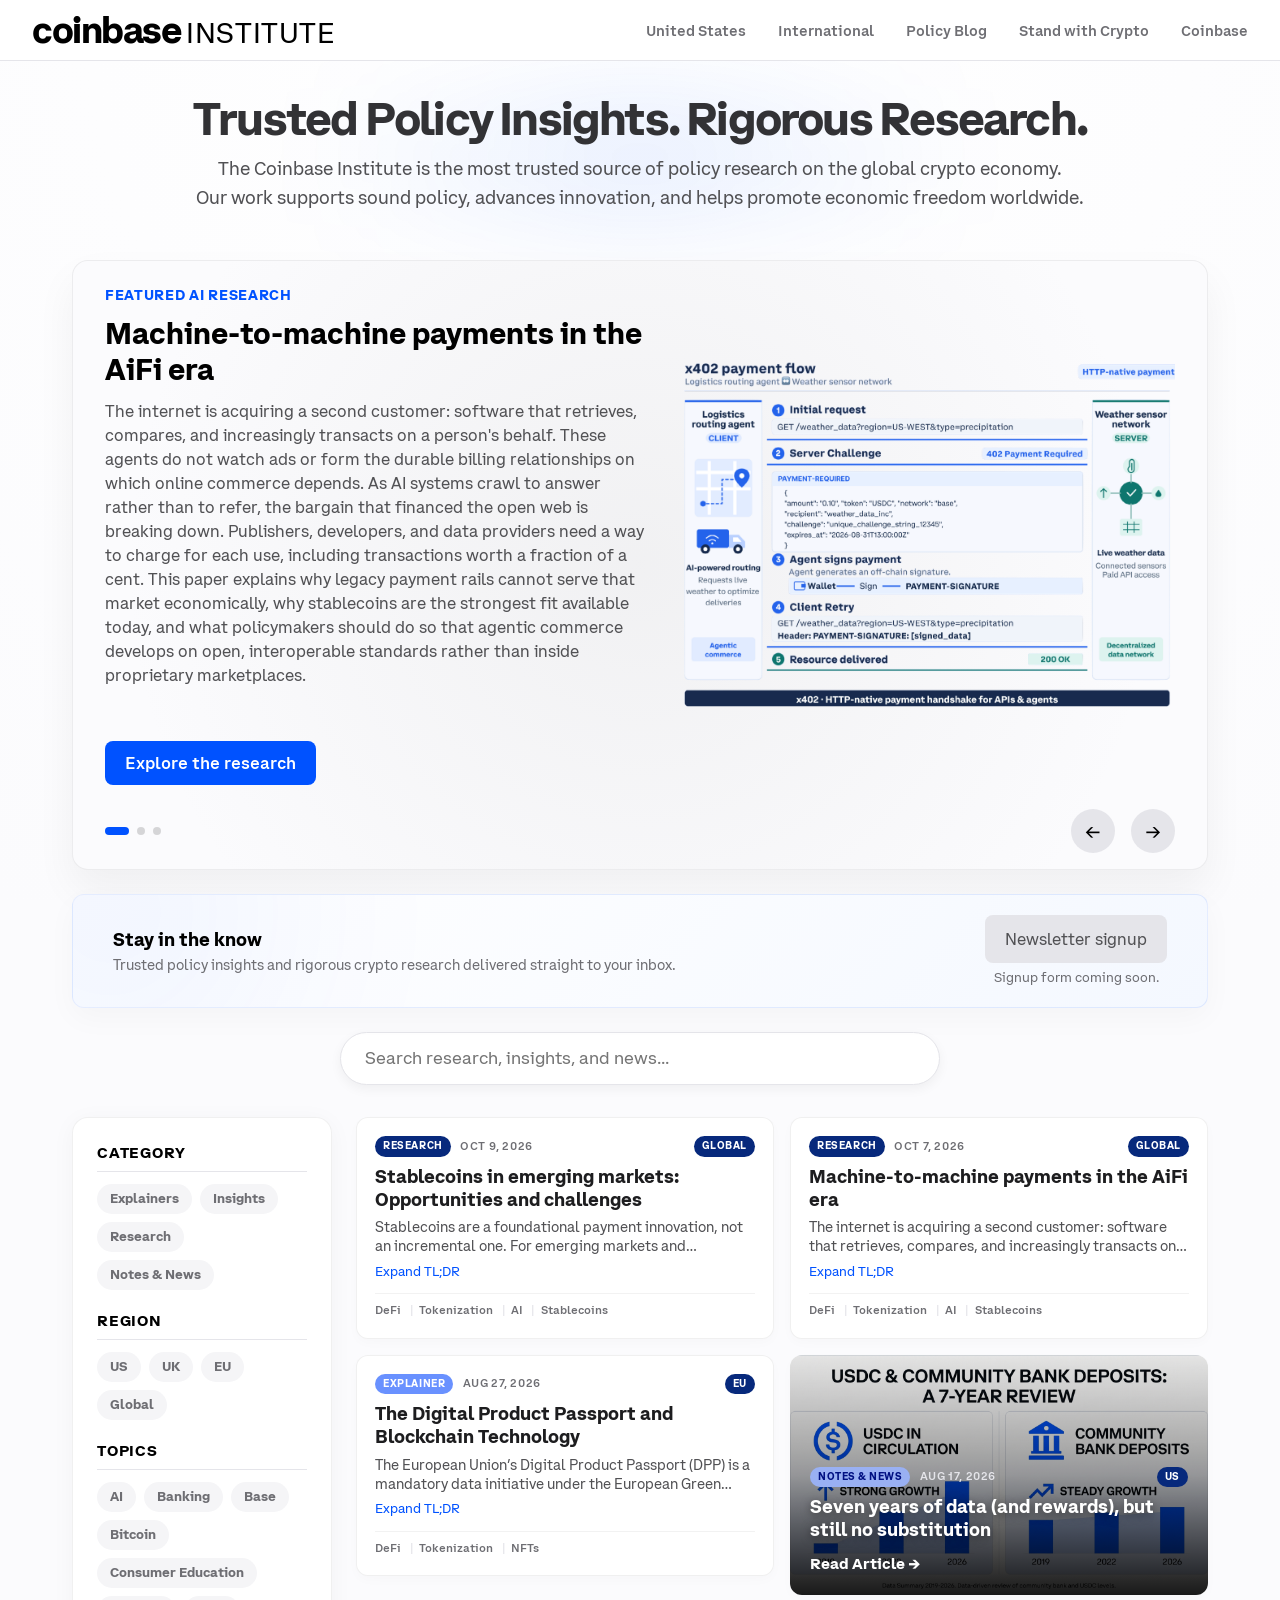
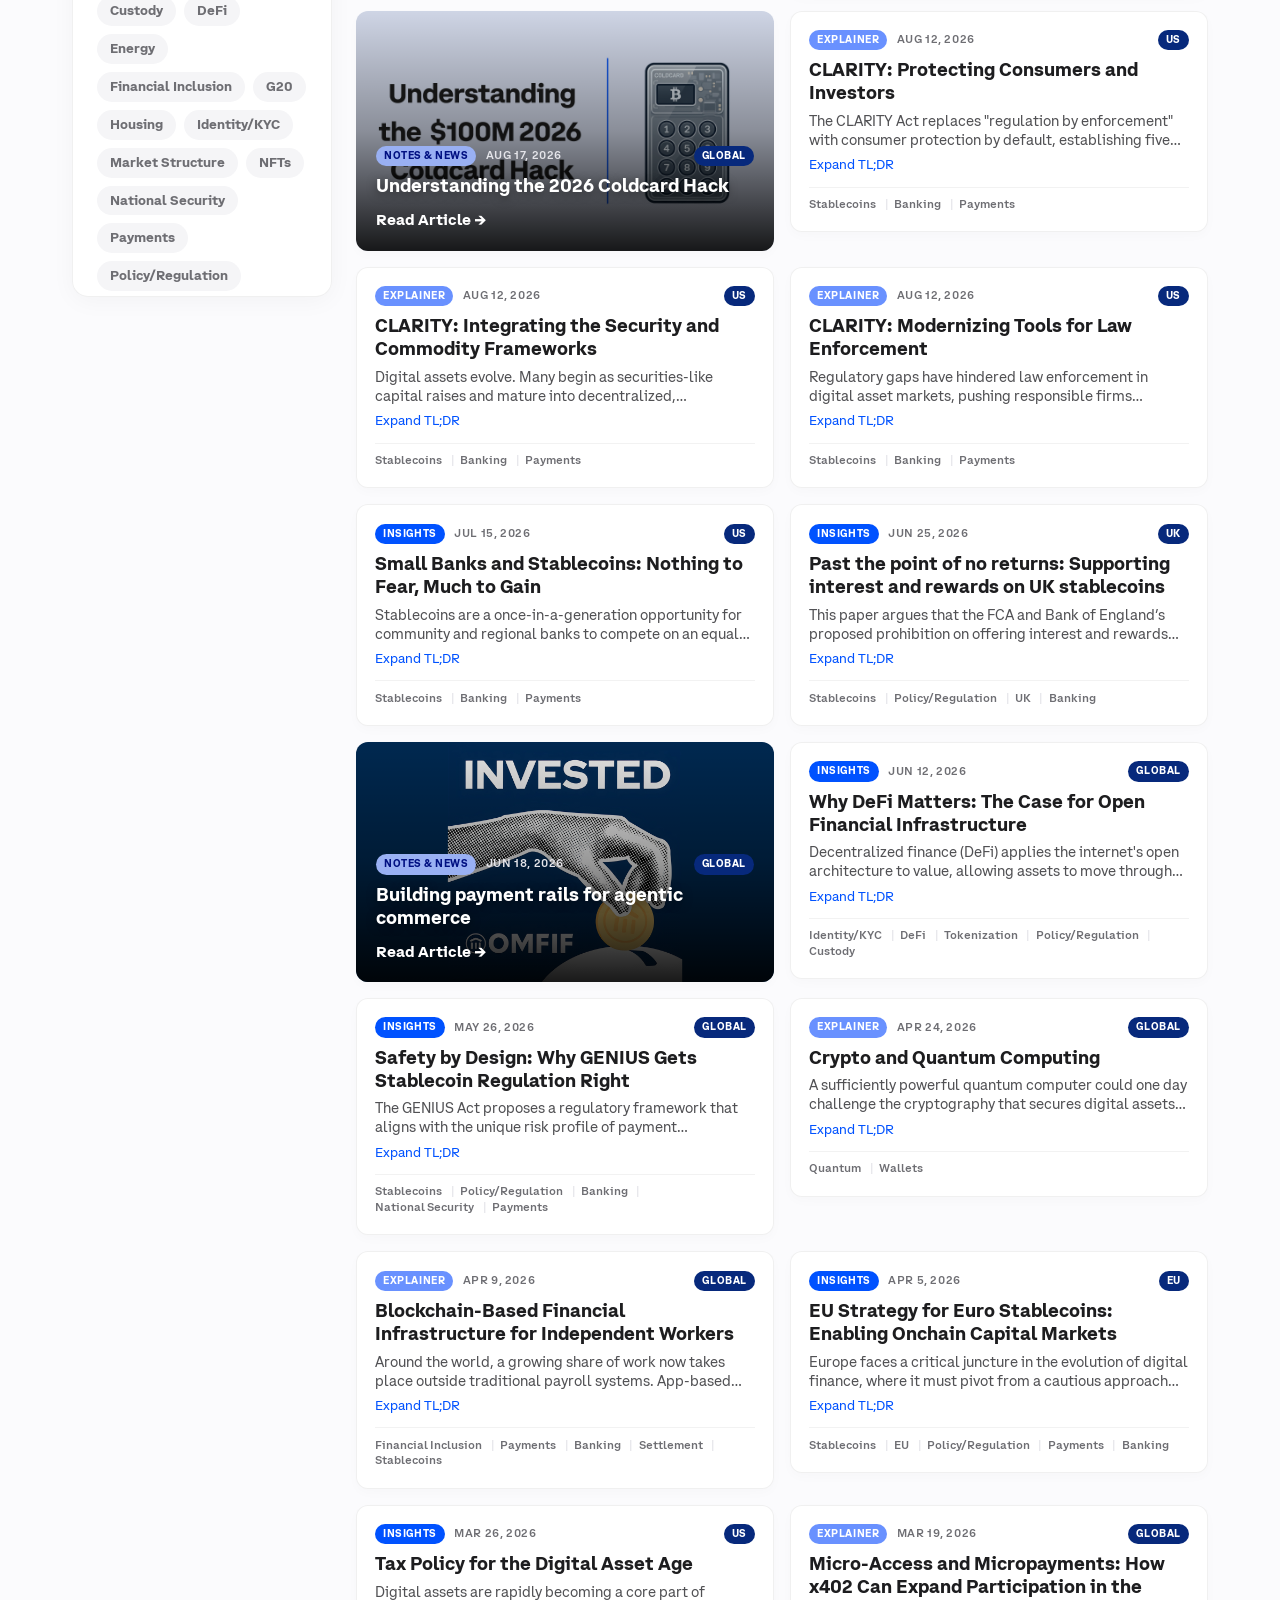
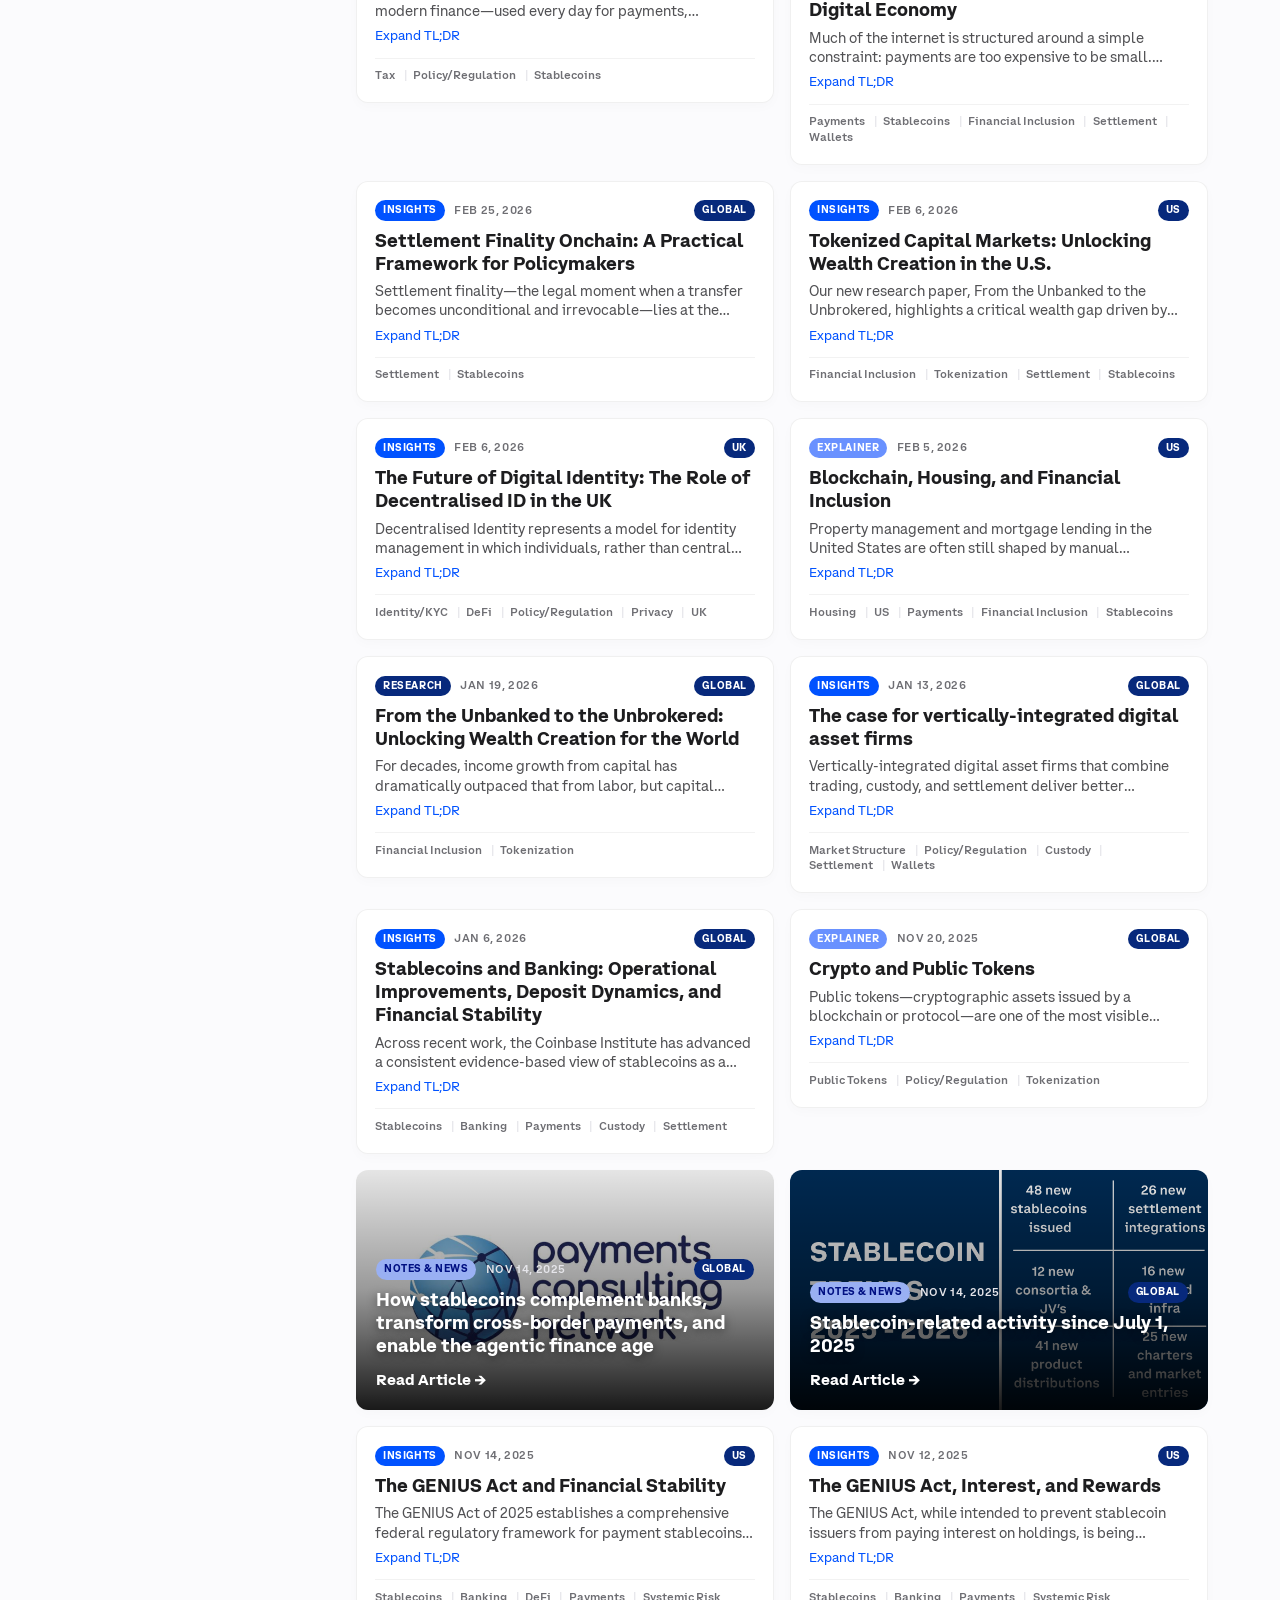
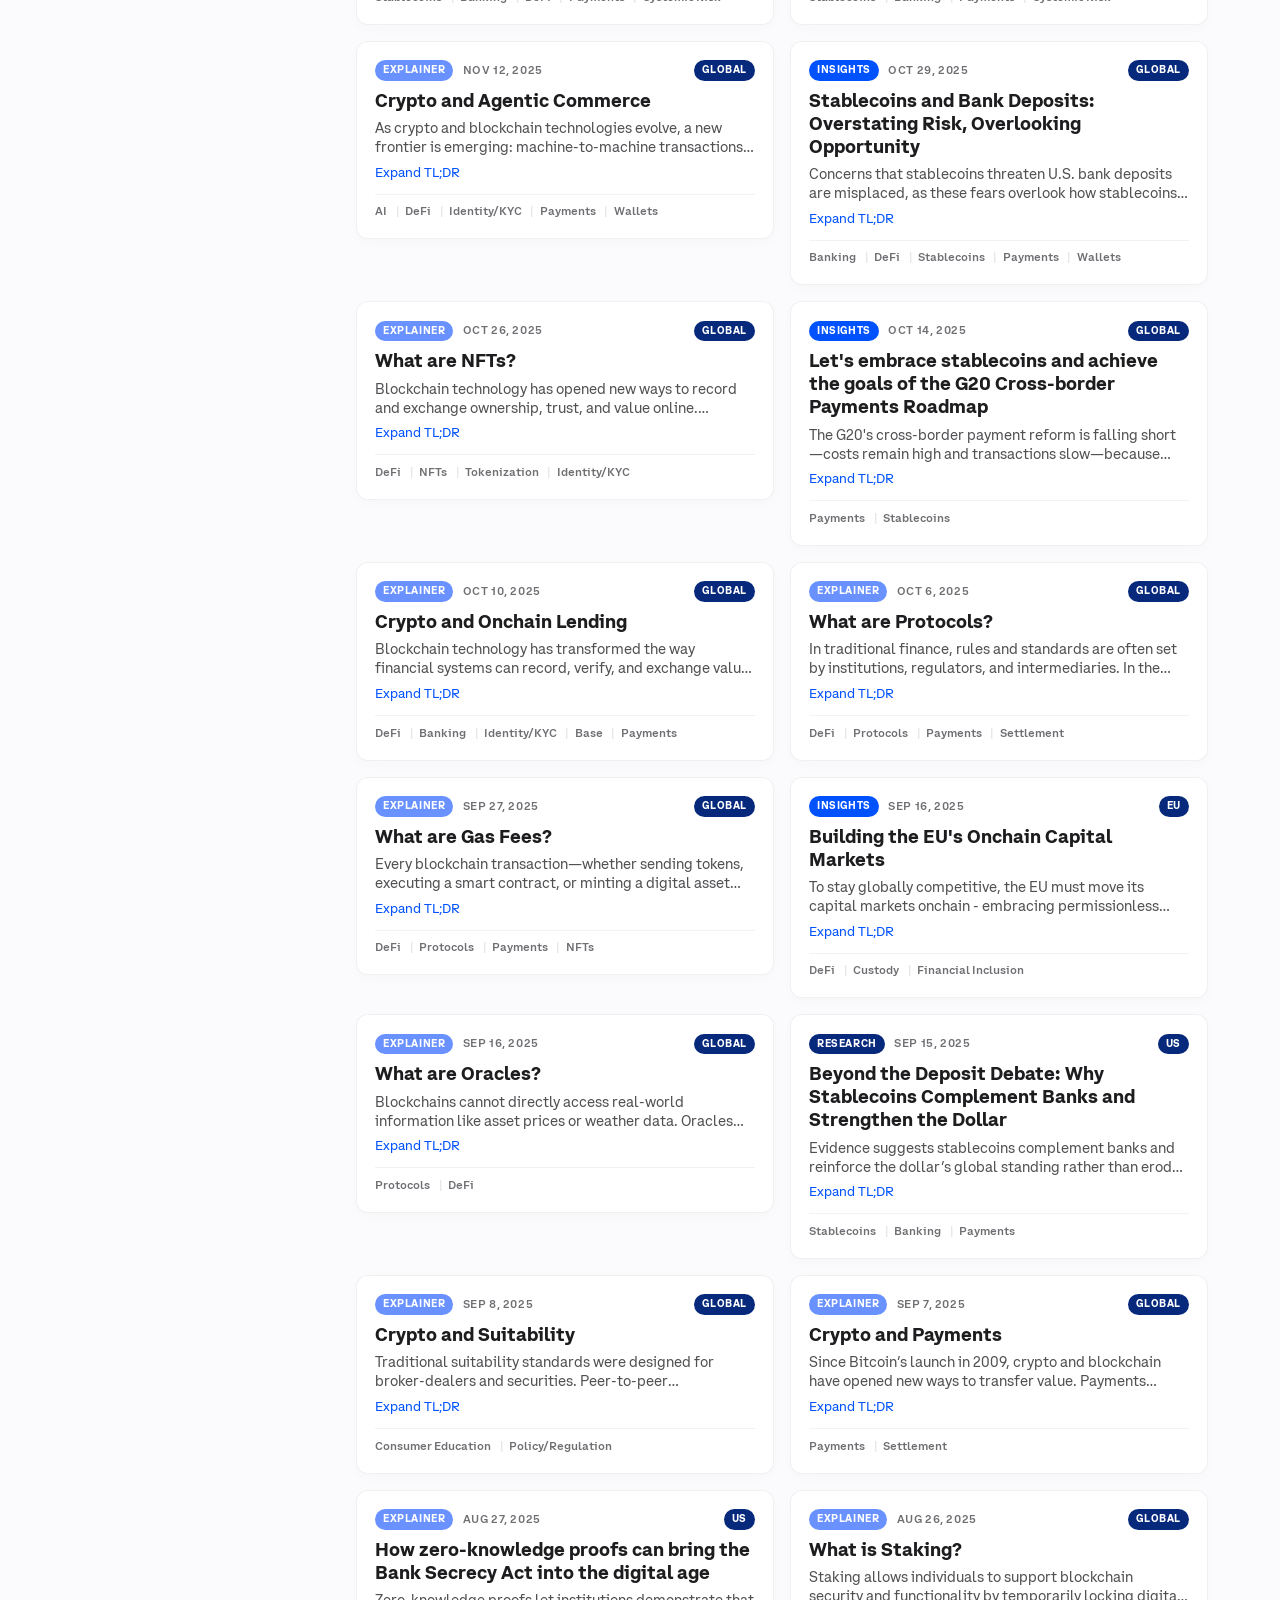
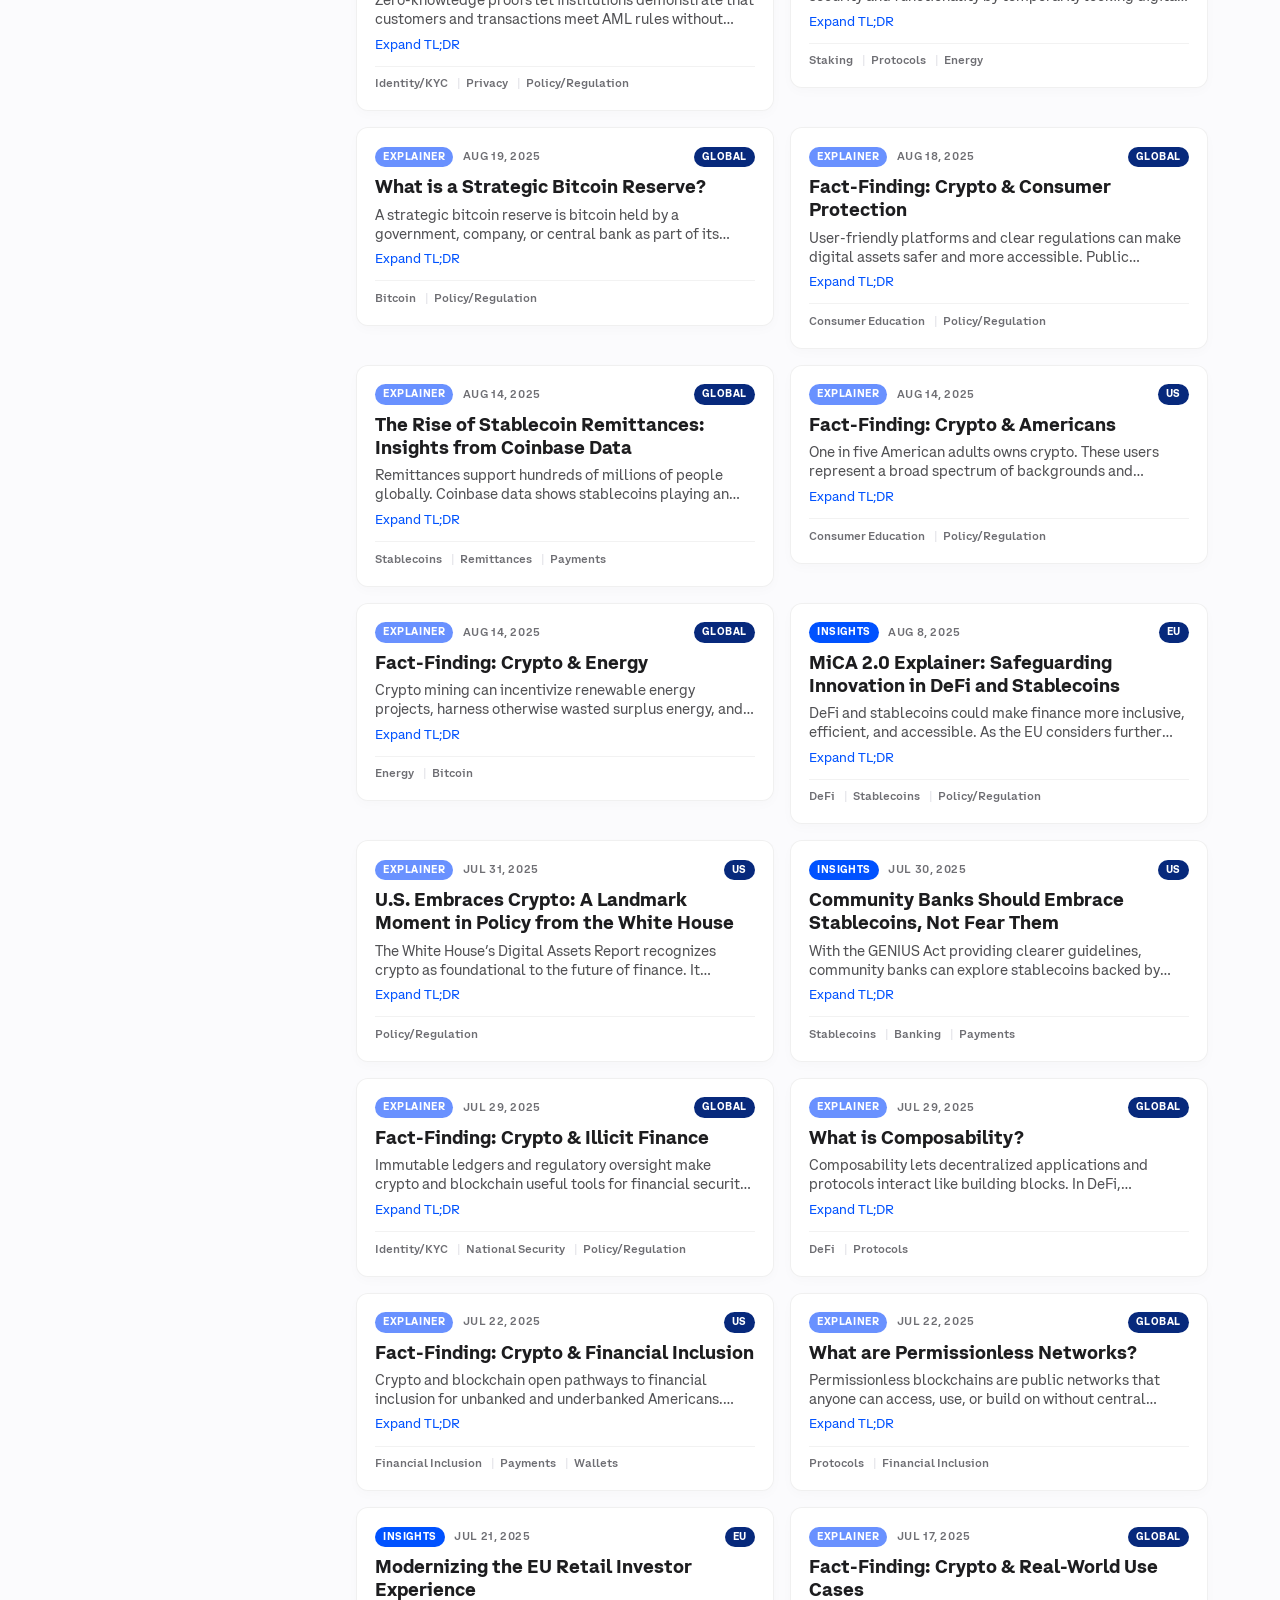
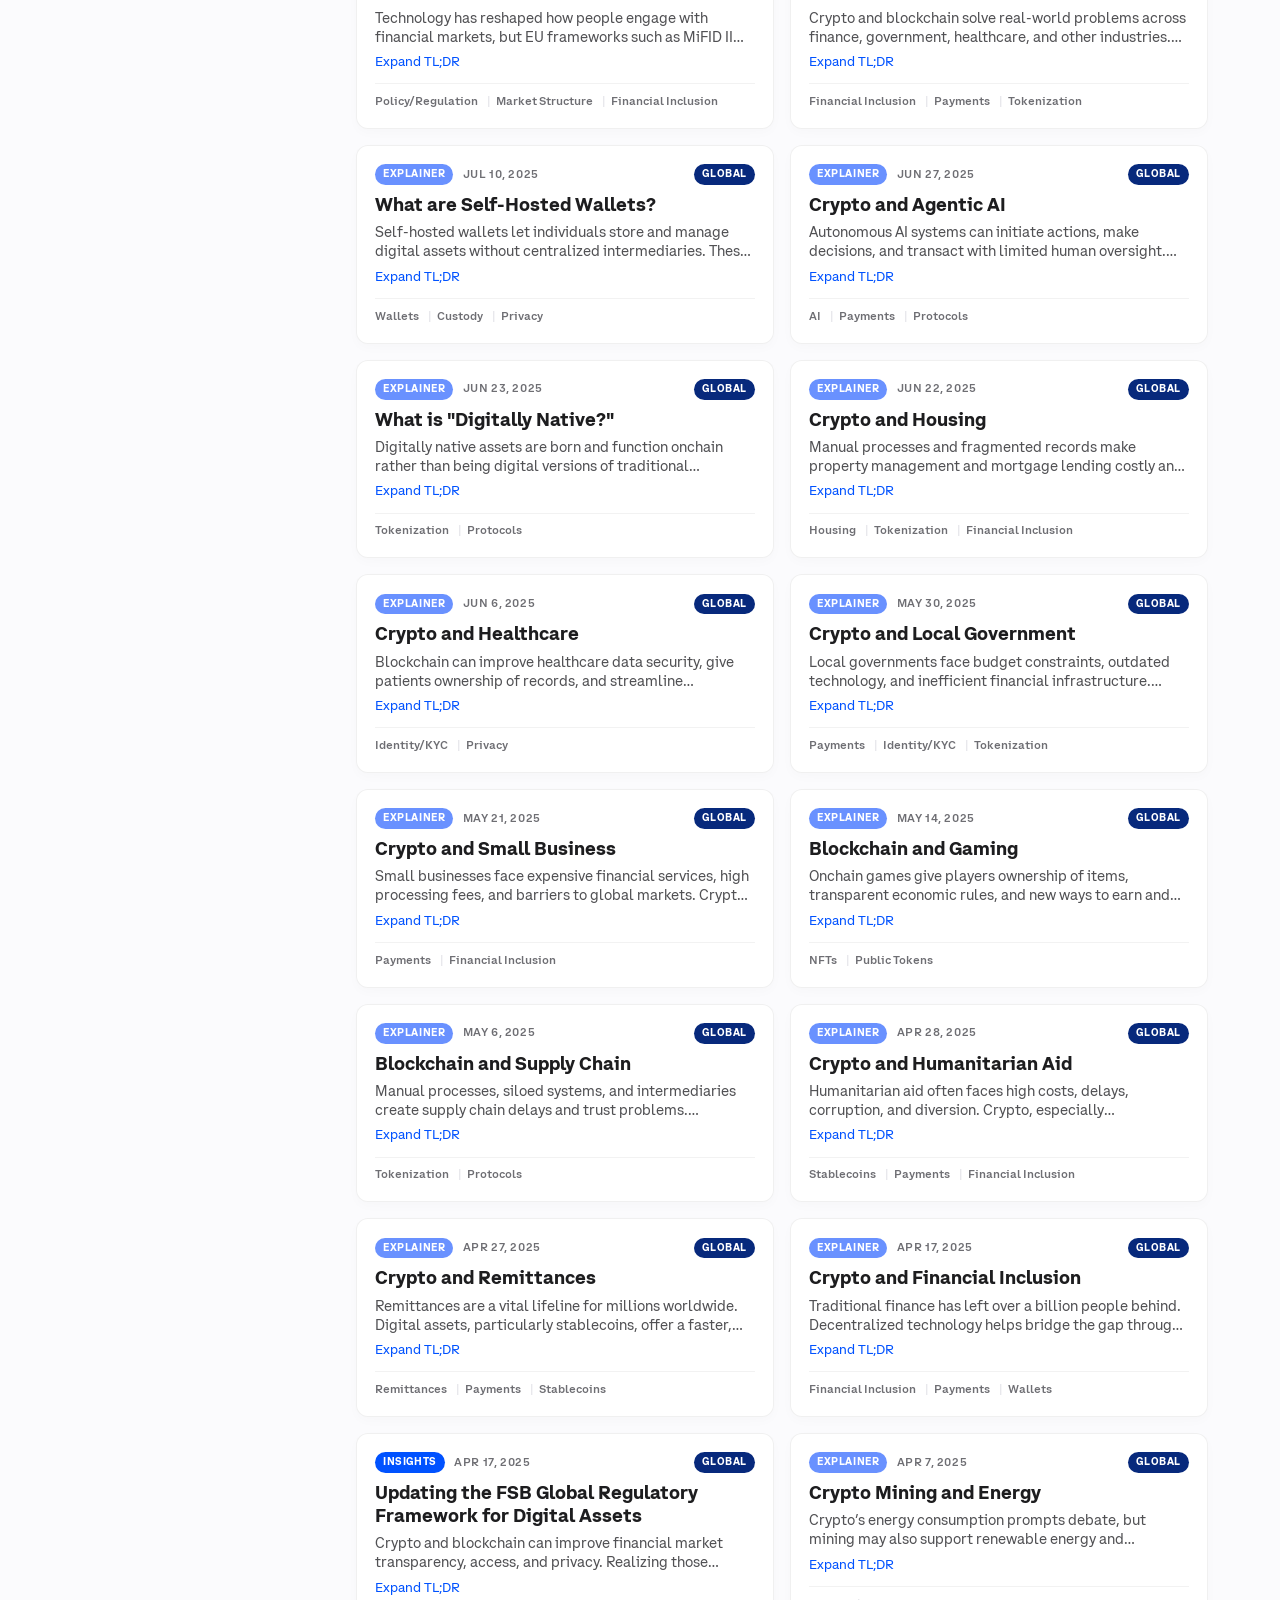
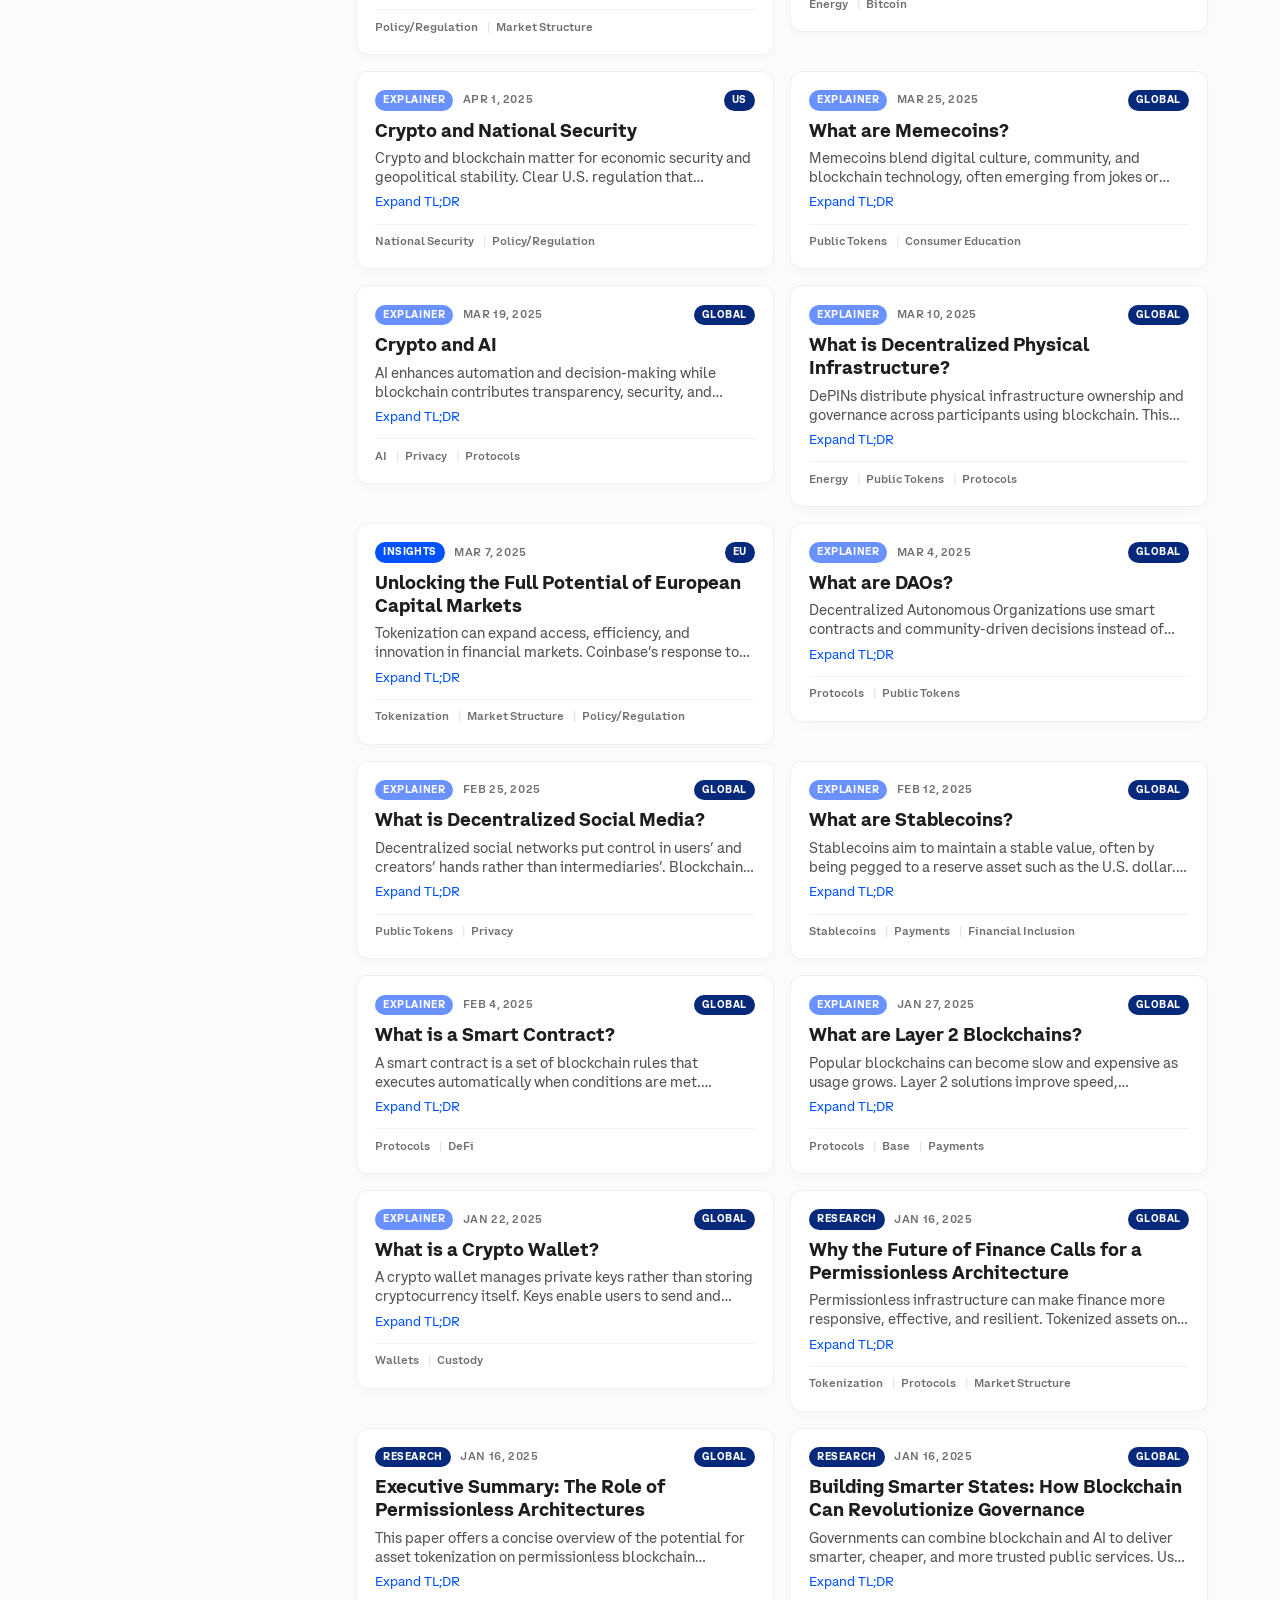
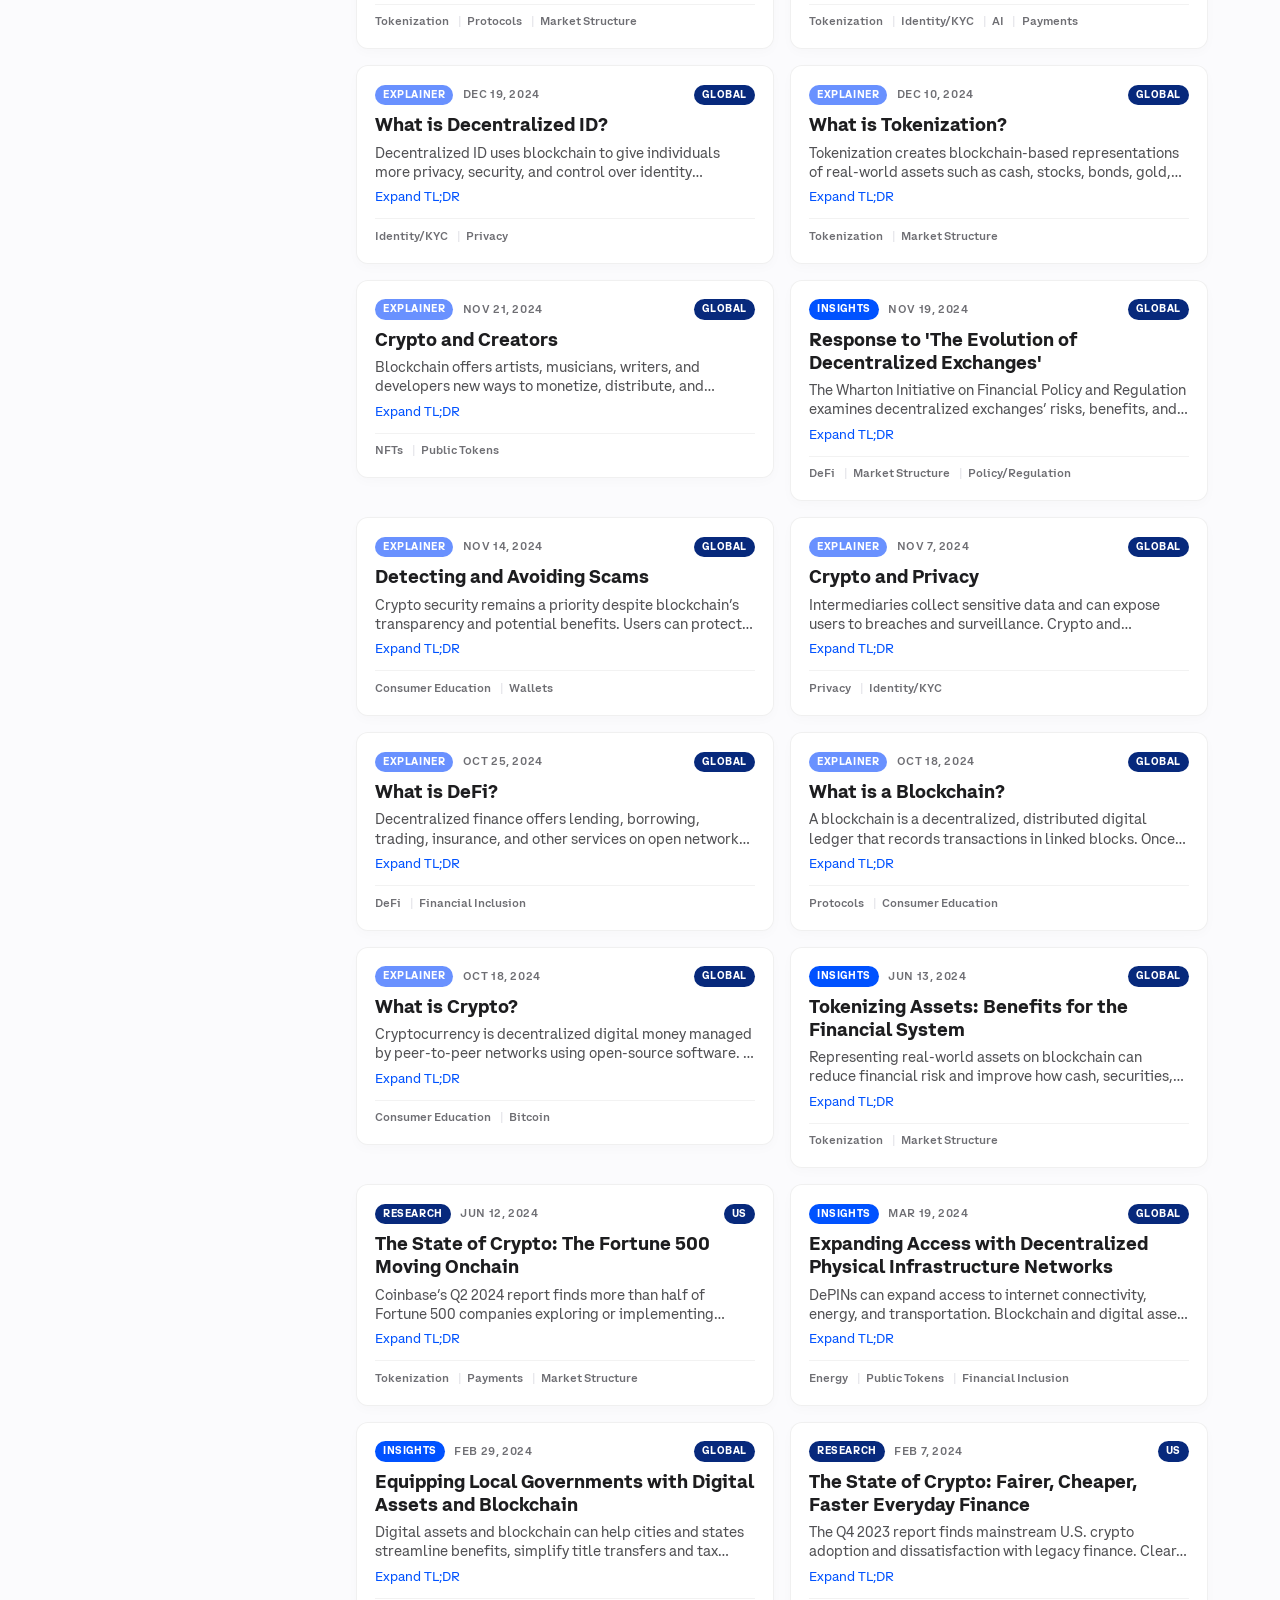
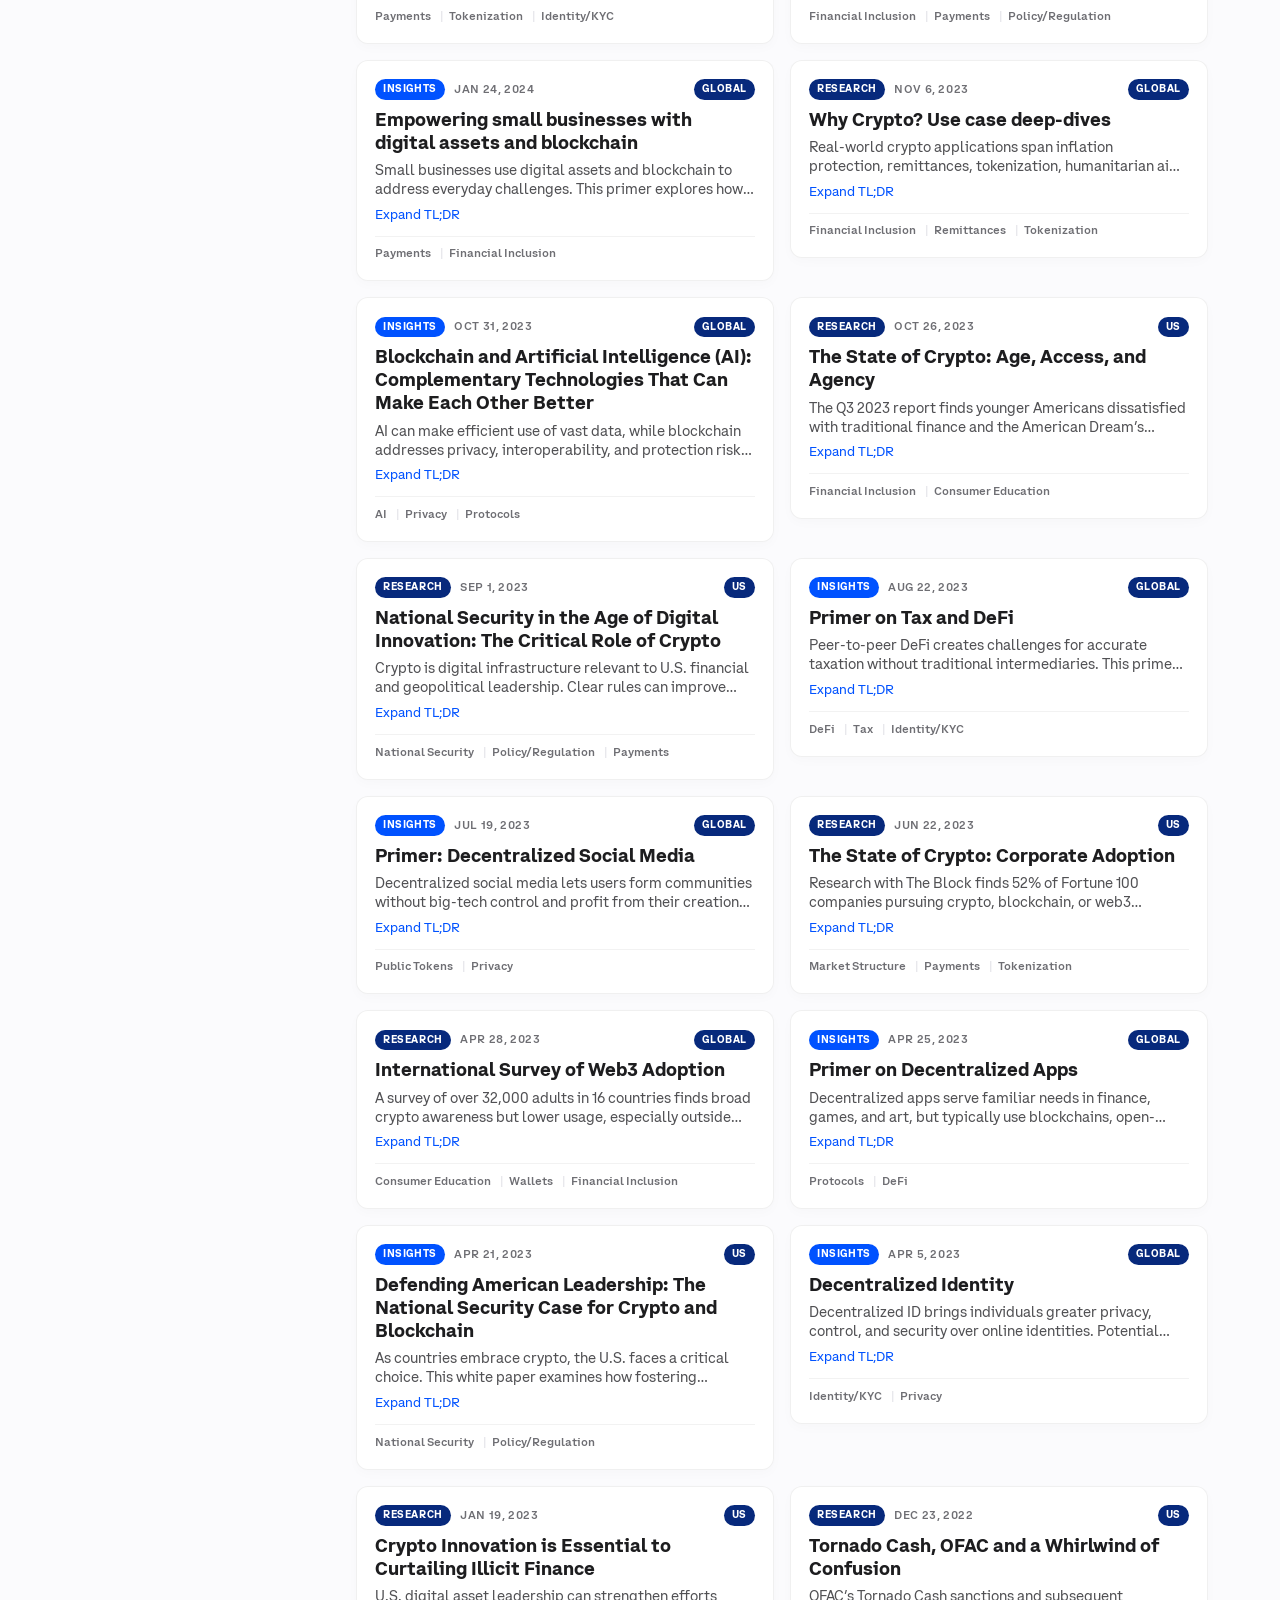
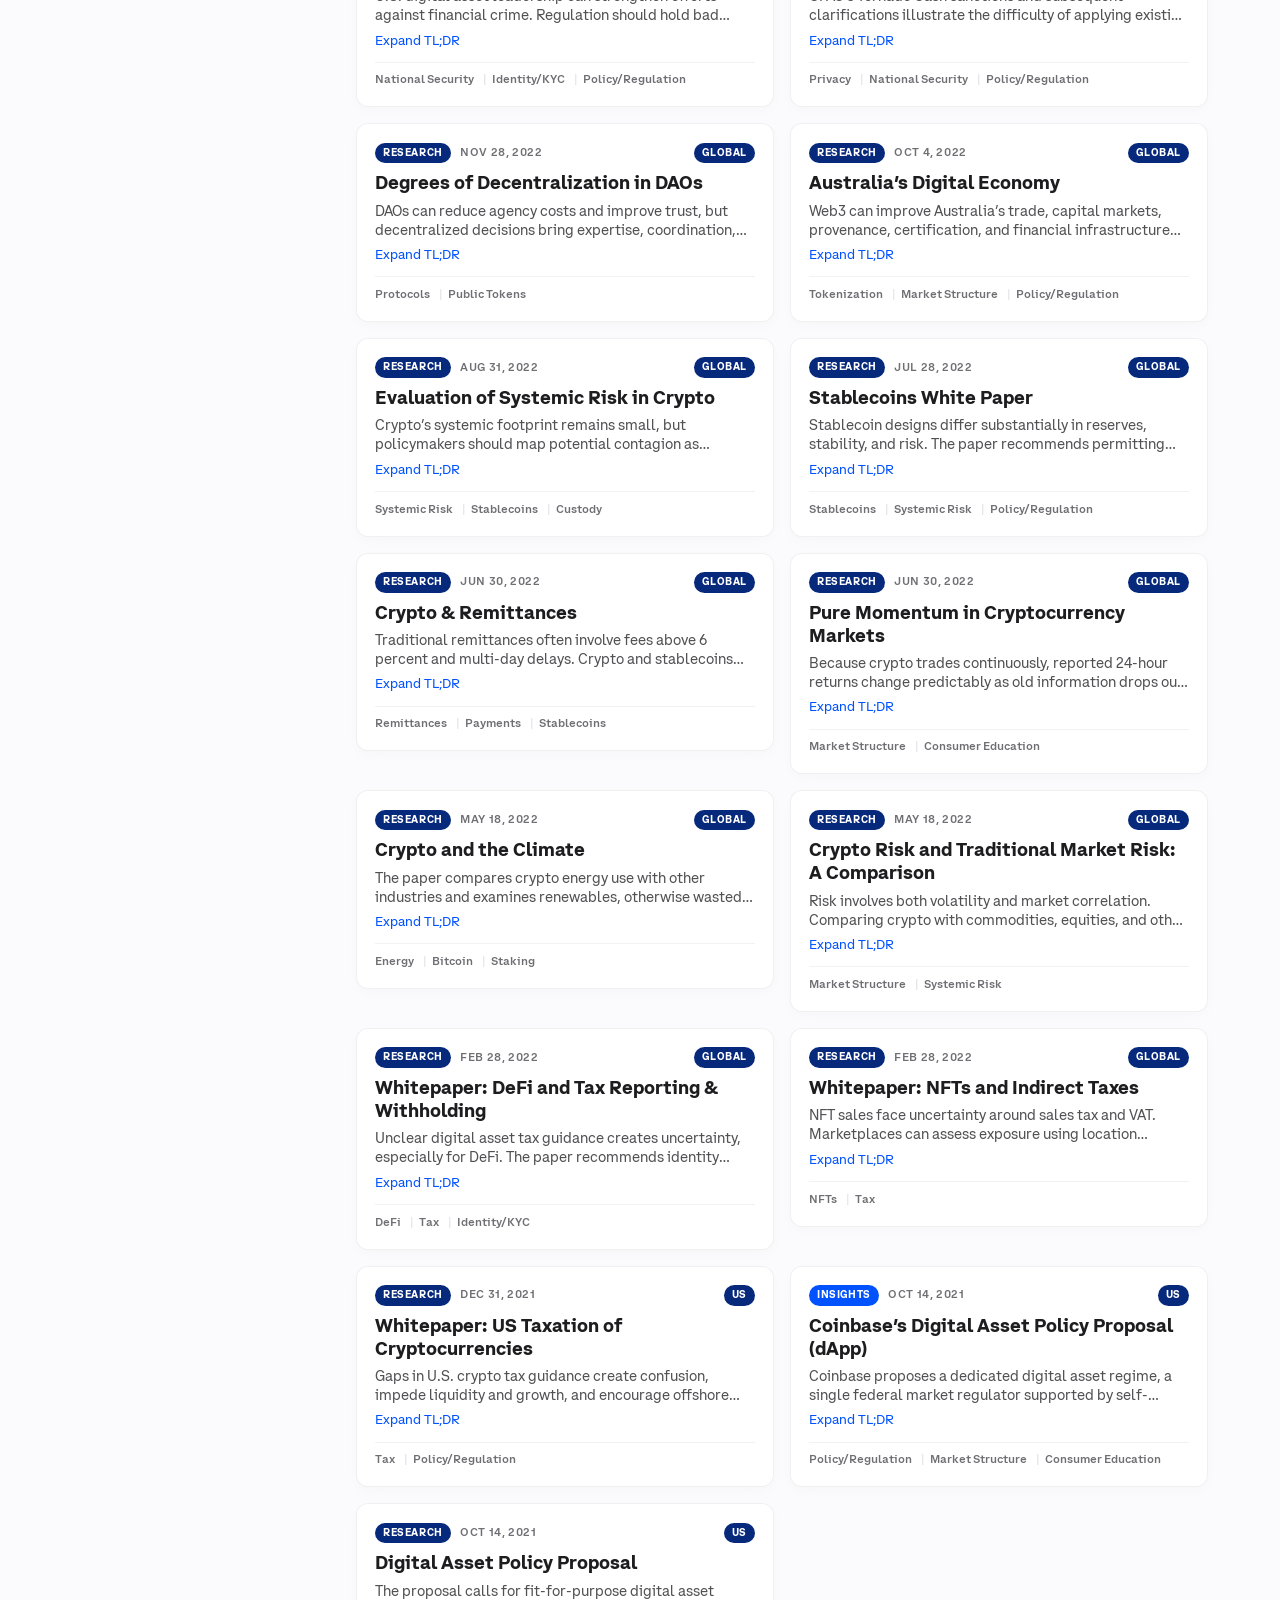
<file: index.html>
<!DOCTYPE html>
<html lang="en">
<head>
    <meta charset="UTF-8">
    <meta name="viewport" content="width=device-width, initial-scale=1.0">
    <title>Coinbase Institute | Research & Policy</title>
    <style>
        
        /* Coinbase Sans Custom Fonts */
        @font-face {
            font-family: 'Coinbase Sans';
            src: url('fonts/Coinbase_Sans-Regular-web-1.32.ttf') format('truetype');
            font-weight: 400;
            font-style: normal;
        }
        @font-face {
            font-family: 'Coinbase Sans';
            src: url('fonts/Coinbase_Text-Medium-web-1.32.ttf') format('truetype');
            font-weight: 500;
            font-style: normal;
        }
        @font-face {
            font-family: 'Coinbase Sans';
            src: url('fonts/Coinbase_Sans-Bold-web-1.32.ttf') format('truetype');
            font-weight: 700;
            font-style: normal;
        }

        :root {
            /* Brand Guidelines Colors */
            --primary: #000000;
            --bg-color: #ffffff;
            --text-secondary: #6e6e73;
            --accent: #0052FF;
            --gold-accent: #CFB53B; 
            --silver-bg: #F5F5F7;
            --border-color: #e5e5ea;
            
            --font-sans: 'Coinbase Sans', -apple-system, BlinkMacSystemFont, "Segoe UI", Roboto, Helvetica, Arial, sans-serif;
            --font-serif: 'Coinbase Sans', Georgia, serif;
        }

        * {
            box-sizing: border-box;
            margin: 0;
            padding: 0;
        }

        body {
            font-family: var(--font-sans);
            color: var(--primary);
            background-color: var(--bg-color);
            line-height: 1.4;
            -webkit-font-smoothing: antialiased;
            background-color: #fbfbfd;
            background-image: radial-gradient(circle at 50% 0%, #ffffff 0%, #fbfbfd 100%);
            background-attachment: fixed;
        }

        header {
            border-bottom: 1px solid var(--border-color);
            padding: 0.75rem 2rem;
            display: flex;
            justify-content: space-between;
            align-items: center;
            position: sticky;
            top: 0;
            background: rgba(255, 255, 255, 0.95);
            backdrop-filter: blur(10px);
            z-index: 100;
        }

        .logo {
            text-decoration: none;
            color: var(--primary);
            display: flex;
            align-items: baseline;
            gap: 0.3rem;
            line-height: 1;
        }
        
        .logo .logo-bold {
            font-family: var(--font-sans);
            font-weight: 700;
            font-size: 2.25rem;
            letter-spacing: -0.04em;
        }

        .logo .logo-light {
            font-family: var(--font-sans);
            font-weight: 400; 
            font-size: 1.75rem;
            text-transform: uppercase;
            letter-spacing: 0.02em;
            color: var(--primary);
        }

        nav ul {
            display: flex;
            list-style: none;
            gap: 2rem;
        }

        nav a {
            text-decoration: none;
            color: var(--text-secondary);
            font-weight: 500;
            font-size: 0.9rem;
            transition: color 0.2s;
        }

        nav a:hover, nav a.active {
            color: var(--primary);
        }

        main {
            max-width: 1200px;
            margin: 0 auto;
            padding: 1rem 2rem 2rem; 
        }

        .hero {
            position: relative !important;
            margin: 0 auto 1.5rem auto !important;
            max-width: 100% !important; 
            display: flex !important;
            flex-direction: column !important;
            align-items: center !important;
            justify-content: center !important;
            text-align: center !important;
            padding: 0 0 1rem 0 !important; 
        }
        .hero::before {
            content: '';
            position: absolute;
            top: -10%; left: -10%; right: -10%; bottom: -10%;
            background: radial-gradient(circle at 50% 50%, rgba(0, 82, 255, 0.08) 0%, transparent 60%);
            z-index: -1;
            border-radius: 50%;
            filter: blur(40px);
            pointer-events: none;
        }
        .hero h1 {
            width: 100% !important;
            text-align: center !important;
            font-size: 3 rem !important;
            font-weight: 700 !important;
            letter-spacing: -0.04em !important;
            color: #323235 !important;
            margin-bottom: 0.75rem !important; 
            line-height: 1.05 !important;
            display: block !important;
        }
        .hero p {
            width: 100% !important;
            text-align: center !important;
            font-size: 2 rem !important;
            color: #515154 !important;
            max-width: 100% !important; 
            margin: 0 auto !important;
            display: block !important;
        }

        /* -- INTERACTIVE CAROUSEL ENHANCEMENTS -- */
        .carousel-wrapper {
            background: #fbfbfd !important;
            border-radius: 16px !important;
            margin-bottom: 1.5rem !important; 
            box-shadow: 0 20px 40px rgba(0,0,0,0.05) !important;
            border: 1px solid rgba(0,0,0,0.06) !important;
            position: relative;
            overflow: hidden;
            transition: box-shadow 0.4s ease, border-color 0.4s ease !important;
        }

        .carousel-wrapper:hover {
            box-shadow: 0 0 40px rgba(0, 0, 0, 0.08) !important;
            border-color: rgba(0, 0, 0, 0.1) !important;
        }

        .carousel-wrapper::before {
            content: '';
            position: absolute;
            top: -50%; left: -50%;
            width: 200%; height: 200%;
            background: radial-gradient(circle at center, rgba(200, 200, 200, 0.2) 0%, transparent 40%);
            animation: rotateOrb 20s linear infinite;
            pointer-events: none;
            z-index: 0;
        }

        @keyframes rotateOrb {
            0% { transform: rotate(0deg) scale(1); }
            50% { transform: rotate(180deg) scale(1.2); }
            100% { transform: rotate(360deg) scale(1); }
        }

        .carousel-track {
            display: flex;
            transition: transform 0.5s ease-in-out;
            z-index: 1;
            position: relative;
        }
        
        .carousel-slide {
            min-width: 100%;
            padding: 3rem 3rem; 
            box-sizing: border-box;
            display: flex;
            flex-direction: column;
            justify-content: center;
        }

        .carousel-slide h2 {
            font-size: 2.2rem;
            line-height: 1.2;
            margin-bottom: 0.75rem;
            color: #000000 !important; 
            font-weight: 700 !important;
        }

        .carousel-slide p {
            font-size: 1.05rem;
            color: #515154 !important;
            margin-bottom: 1.5rem;
            max-width: 100%;
        }

        .carousel-slide a.btn {
            display: inline-block;
            background: #0052FF !important;
            color: #ffffff !important;
            padding: 0.6rem 1.25rem;
            text-decoration: none;
            border-radius: 8px !important;
            font-weight: 500;
            width: fit-content;
            transition: background 0.2s;
        }

        .carousel-slide a.btn:hover {
            background: #0040cc !important;
        }

        .carousel-slide .category-tag {
            background: transparent !important;
            color: var(--accent) !important;
            border: none !important;
            padding: 0 !important;
            margin-bottom: 0.75rem !important;
            font-weight: 700 !important;
            font-size: 0.85rem !important;
            text-transform: uppercase !important;
            letter-spacing: 0.05em !important;
        }

        /* Animate Content within active slide */
        .carousel-slide h2, .carousel-slide p, .carousel-slide a.btn, .carousel-slide .category-tag {
            opacity: 0;
            transform: translateY(15px);
            transition: all 0.6s cubic-bezier(0.16, 1, 0.3, 1);
        }

        .carousel-slide.active h2, .carousel-slide.active p, .carousel-slide.active a.btn, .carousel-slide.active .category-tag {
            opacity: 1;
            transform: translateY(0);
        }

        .carousel-slide.active .category-tag { transition-delay: 0.1s; }
        .carousel-slide.active h2 { transition-delay: 0.2s; }
        .carousel-slide.active p { transition-delay: 0.3s; }
        .carousel-slide.active a.btn { transition-delay: 0.4s; }

        .carousel-controls {
            position: absolute;
            bottom: 1.5rem;
            right: 3rem;
            display: flex;
            gap: 1rem;
            z-index: 20;
        }

        .carousel-btn {
            background: #e5e5ea !important;
            border: none;
            color: #000000 !important;
            width: 44px;
            height: 44px;
            border-radius: 50%;
            cursor: pointer;
            display: flex;
            align-items: center;
            justify-content: center;
            font-size: 1.2rem;
            transition: background 0.2s;
            font-family: inherit;
        }

        .carousel-btn:hover {
            background: #d1d1d6 !important;
        }

        .carousel-indicators {
            position: absolute;
            bottom: 1.8rem;
            left: 3rem; 
            display: flex;
            gap: 8px;
            z-index: 10;
        }

        .indicator {
            width: 8px; height: 8px;
            border-radius: 50%;
            background: rgba(0,0,0,0.15);
            cursor: pointer;
            transition: all 0.3s cubic-bezier(0.16, 1, 0.3, 1);
        }

        .indicator:hover {
            background: rgba(0,0,0,0.4);
        }

        .indicator.active {
            width: 24px;
            border-radius: 4px;
            background: var(--accent);
        }

        .carousel-inline-image {
            width: 100%;
            height: 480px;
            background-color: transparent;
            background-size: contain;
            background-repeat: no-repeat;
            background-position: center;
            border-radius: 8px;
            margin-bottom: 1.5rem;
            border: none;
            box-shadow: none;
            mix-blend-mode: darken;
        }

        /* --- LIGHT THEME SUBSCRIBE SECTION --- */
        .subscribe-section {
            background: linear-gradient(135deg, #ffffff 0%, #f4f8ff 100%) !important;
            border: 1px solid rgba(0, 82, 255, 0.1) !important;
            border-radius: 12px !important;
            padding: 1.25rem 2.5rem !important;
            margin-bottom: 1.5rem !important; 
            box-shadow: 0 10px 30px rgba(0,0,0,0.03) !important;
            display: flex;
            align-items: center;
            justify-content: space-between;
            gap: 2rem;
            flex-wrap: nowrap;
            position: relative;
            overflow: hidden;
        }

        /* Subtle blue glow in the background instead of gold */
        .subscribe-section::after {
            content: '';
            position: absolute;
            bottom: -50%; left: -10%;
            width: 300px; height: 300px;
            background: var(--accent);
            filter: blur(120px);
            opacity: 0.08; 
            border-radius: 50%;
            pointer-events: none;
        }

        .subscribe-text {
            flex: 1;
            min-width: 0;
            position: relative;
            z-index: 2;
        }

        .subscribe-text h3 {
            color: var(--primary) !important;
            font-family: var(--font-sans) !important;
            font-weight: 700 !important;
            font-size: 1.15rem !important;
            margin-bottom: 0.1rem !important;
        }

        .subscribe-text p {
            color: var(--text-secondary) !important;
            font-size: 0.9rem !important;
            white-space: nowrap !important;
            overflow: hidden !important;
            text-overflow: ellipsis !important;
            margin: 0 !important;
        }

        .subscribe-form { 
            flex: 0 0 400px;
            display: flex;
            gap: 0.5rem;
            margin: 0 !important;
            position: relative;
            z-index: 2;
        }

        /* Light themed input field */
        .subscribe-form input { 
            background: #ffffff !important; 
            border: 1px solid var(--border-color) !important;
            color: var(--primary) !important;
            flex-grow: 1;
            padding: 0.6rem 1rem !important;
            border-radius: 8px !important;
            outline: none;
            box-shadow: inset 0 2px 4px rgba(0,0,0,0.02);
        }

        .subscribe-form input:focus { 
            border-color: var(--accent) !important; 
            box-shadow: 0 0 0 3px rgba(0, 82, 255, 0.1) !important;
        }

        .subscribe-form button {
            background: var(--accent) !important;
            color: #ffffff !important;
            padding: 0 1.25rem !important;
            border: none;
            border-radius: 8px !important;
            font-weight: 600;
            cursor: pointer;
            white-space: nowrap;
            transition: background 0.2s;
        }

        .subscribe-form button:hover { 
            background: #0040cc !important; 
        }

        .search-section {
            margin-bottom: 2rem; 
            display: flex;
            justify-content: center;
            padding: 0 2rem;
        }
        .search-section input {
            width: 100%;
            max-width: 600px;
            padding: 0.85rem 1.5rem;
            font-size: 1.05rem;
            border-radius: 30px;
            border: 1px solid var(--border-color);
            box-shadow: 0 4px 12px rgba(0,0,0,0.05);
            outline: none;
            transition: all 0.3s;
            font-family: var(--font-sans);
        }
        .search-section input:focus {
            border-color: var(--accent);
            box-shadow: 0 4px 20px rgba(0, 82, 255, 0.15);
        }

        .content-layout {
            display: flex;
            gap: 1.5rem; 
            align-items: flex-start;
        }

        /* Checkbox Filters */
        .checkbox-controls {
            background: rgba(255, 255, 255, 0.85);
            backdrop-filter: saturate(180%) blur(20px);
            -webkit-backdrop-filter: saturate(180%) blur(20px);
            border: 1px solid rgba(0, 0, 0, 0.06);
            box-shadow: 0 4px 24px rgba(0,0,0,0.04);
            border-radius: 16px;
            margin-bottom: 1.5rem;
            padding: 1.5rem; 
            color: var(--primary);
            display: flex;
            flex-direction: column;
            gap: 1.25rem; 
            flex: 0 0 260px; 
            position: sticky;
            top: 100px;
            max-height: calc(100vh - 120px);
            overflow-y: auto;
        }
        
        .checkbox-controls::-webkit-scrollbar { width: 6px; }
        .checkbox-controls::-webkit-scrollbar-track { background: transparent; }
        .checkbox-controls::-webkit-scrollbar-thumb { background: rgba(0,0,0,0.1); border-radius: 10px; }
        
        .filter-group h4 {
            font-family: var(--font-sans);
            font-size: 0.95rem;
            margin-bottom: 0.75rem;
            color: var(--primary);
            border-bottom: 1px solid var(--border-color);
            padding-bottom: 0.5rem;
            font-weight: 700;
            text-transform: uppercase;
            letter-spacing: 0.05em;
        }
        
        .checkbox-list {
            display: flex;
            flex-wrap: wrap;
            gap: 0.5rem; 
        }
        
        .filter-pill { display: inline-block; margin: 0; }
        .filter-pill input { display: none; }
        
        .filter-pill span {
            display: inline-block;
            padding: 5px 12px;
            border-radius: 20px;
            font-size: 0.8rem;
            font-weight: 600;
            background: var(--silver-bg);
            color: var(--text-secondary);
            cursor: pointer;
            transition: all 0.2s;
            border: 1px solid transparent;
            user-select: none;
        }
        
        .filter-pill:hover span { background: #e5e5ea; color: var(--primary); }
        .filter-pill input:checked + span { background: var(--primary); color: #ffffff; }

        /* Types (Categories) - Shades of Blue (Light to Dark) */
        .filter-pill input[value="notes-and-news"]:checked + span { background: #BFD4FF; color: #002BA0; border-color: #BFD4FF; } 
        .filter-pill input[value="explainers"]:checked + span { background: #6991FF; color: #ffffff; border-color: #6991FF; }
        .filter-pill input[value="insights"]:checked + span { background: #0052FF; color: #ffffff; border-color: #0052FF; }
        .filter-pill input[value="research"]:checked + span { background: #002BA0; color: #ffffff; border-color: #002BA0; } 

        /* Countries (Regions) */
        .filter-pill input[value="us"].geo-cb:checked + span { background: #002147; color: #ffffff; border-color: #002147; } /* US Blue */
        .filter-pill input[value="uk"].geo-cb:checked + span { background: #C8102E; color: #ffffff; border-color: #C8102E; } /* UK Red */
        .filter-pill input[value="eu"].geo-cb:checked + span { background: #FFCC00; color: #000000; border-color: #FFCC00; } /* EU Yellow */
        .filter-pill input[value="global"].geo-cb:checked + span { background: #6a1b9a; color: #ffffff; border-color: #6a1b9a; } /* Global Purple */

        /* Research Grid & Cards */
        .research-grid {
            flex: 1;
            grid-template-columns: repeat(auto-fill, minmax(280px, 1fr)) !important;
            width: 100%;
            display: grid;
            gap: 1rem; 
            align-items: start;
        }

        .card {
            display: flex;
            flex-direction: column;
            text-decoration: none;
            background: #ffffff !important;
            border: 1px solid rgba(0,0,0,0.06) !important;
            border-radius: 12px !important;
            padding: 1.15rem !important; 
            transition: all 0.3s cubic-bezier(0.16, 1, 0.3, 1) !important;
            box-shadow: 0 4px 12px rgba(0,0,0,0.02) !important;
            position: relative;
            min-height: auto;
            color: #1d1d1f !important;
            overflow: hidden;
        }

        .card[data-category="notes-and-news"] {
            cursor: pointer;
        }

        .card:hover {
            transform: translateY(-4px) !important;
            box-shadow: 0 12px 24px rgba(0, 0, 0, 0.08) !important;
            border-color: var(--accent) !important;
        }
        
        .card-meta {
            display: flex;
            justify-content: space-between;
            align-items: center;
            font-size: 0.75rem;
            margin-bottom: 0.5rem;
            text-transform: uppercase;
            letter-spacing: 0.05em;
            font-weight: 700;
        }
        
        .meta-left {
            display: flex;
            align-items: center;
            gap: 0.6rem;
        }
        
        .date-tag {
            color: var(--text-secondary);
            font-weight: 500;
            font-size: 0.7rem;
        }
        
        /* Category Pill Styling - Matches filter styling */
        .category-tag {
            padding: 3px 8px !important;
            border-radius: 12px !important;
            font-size: 0.65rem;
            font-weight: 700;
            text-transform: uppercase;
            letter-spacing: 0.05em;
            background: #f5f5f7 !important; 
            color: var(--primary) !important;
        }
        .card[data-category="notes-and-news"] .category-tag { background: #BFD4FF !important; color: #002BA0 !important; }
        .card[data-category="explainers"] .category-tag { background: #6991FF !important; color: #ffffff !important; }
        .card[data-category="insights"] .category-tag { background: #0052FF !important; color: #ffffff !important; }
        .card[data-category="research"] .category-tag { background: #002BA0 !important; color: #ffffff !important; }

        /* Geo Pill Styling - Matches filter styling */
        .geo-tag {
            padding: 3px 8px !important;
            border-radius: 12px !important;
            font-size: 0.65rem !important;
            font-weight: 700 !important;
            text-transform: uppercase;
            letter-spacing: 0.05em;
        }
        .card[data-geo="us"] .geo-tag { background: #002147 !important; color: #ffffff !important; }
        .card[data-geo="uk"] .geo-tag { background: #C8102E !important; color: #ffffff !important; }
        .card[data-geo="eu"] .geo-tag { background: #FFCC00 !important; color: #000000 !important; }
        .card[data-geo="global"] .geo-tag { background: #6a1b9a !important; color: #ffffff !important; }

        .card h2 {
            font-family: var(--font-serif);
            font-size: 1.15rem;
            line-height: 1.25;
            margin-bottom: 0.4rem;
            font-weight: 600;
            color: #1d1d1f !important;
        }
        .tldr {
            font-size: 0.85rem;
            color: #515154 !important;
            line-height: 1.4;
            margin-bottom: 0;
            display: -webkit-box;
            -webkit-line-clamp: 2;
            -webkit-box-orient: vertical;
            overflow: hidden;
            max-height: 2.8em;
            transition: max-height 0.4s ease, margin-bottom 0.4s ease !important;
            opacity: 1 !important;
        }
        .card:hover .tldr {
            -webkit-line-clamp: 20;
            max-height: 1200px;
            margin-bottom: 0.5rem;
            margin-top: 0 !important;
        }
        
        /* Topic Tags (Uncolored, separated by |) */
        .tags-container {
            font-size: 0.7rem;
            display: flex;
            flex-wrap: wrap;
            gap: 0; 
            margin-top: 0.6rem;
            border-top: 1px solid rgba(0,0,0,0.05) !important;
            padding-top: 0.6rem;
            align-items: center;
        }
        
        .tag-pill {
            background: transparent !important;
            color: var(--text-secondary) !important;
            border: none !important;
            padding: 0 !important;
            font-weight: 500 !important;
        }
        
        .tag-pill:not(:last-child)::after {
            content: ' | ';
            color: var(--border-color);
            margin: 0 0.4rem;
        }

        .card-thumbnail {
            width: 100%;
            height: 140px; 
            background-color: transparent;
            background-size: contain;
            background-repeat: no-repeat;
            background-position: center;
            border-radius: 8px;
            margin-bottom: 1rem;
            border: none;
            flex-shrink: 0;
            transition: transform 0.4s cubic-bezier(0.16, 1, 0.3, 1);
            mix-blend-mode: darken;
        }
        
        .card:hover .card-thumbnail { transform: scale(1.02); }


        /* --- NOTES & NEWS: FULL-CARD VISUAL (COVER STYLE) --- */

        .card[data-category="notes-and-news"] {
            position: relative;
            padding: 1.25rem !important;
            overflow: hidden;
            display: flex;
            flex-direction: column;
            justify-content: flex-end; /* Pushes the title to the bottom initially */
            min-height: 240px; /* Matches the approximate height of your normal cards */
            border: none !important; /* Removes the blue border since the image is the border */
        }

        /* 1. Make the thumbnail cover the entire card */
        .card[data-category="notes-and-news"] .card-thumbnail {
            position: absolute;
            top: 0;
            left: 0;
            width: 100%;
            height: 100%;
            margin: 0;
            border-radius: 0; /* The main .card border-radius clips it automatically */
            background-size: cover;
            z-index: 1;
            transition: transform 0.6s cubic-bezier(0.16, 1, 0.3, 1);
            mix-blend-mode: normal; /* Override the darken blend mode from the base CSS */
        }

        /* 2. Add a dark gradient overlay so the text is always readable */
        .card[data-category="notes-and-news"]::before {
            content: '';
            position: absolute;
            top: 0; right: 0; bottom: 0; left: 0;
            background: linear-gradient(to top, rgba(0,0,0,0.9) 0%, rgba(0,0,0,0.4) 50%, rgba(0,0,0,0.1) 100%);
            z-index: 2;
            transition: background 0.4s ease;
        }

        /* 3. Bring all text content above the image layer */
        .card[data-category="notes-and-news"] .card-meta,
        .card[data-category="notes-and-news"] h2,
        .card[data-category="notes-and-news"] .author-meta,
        .card[data-category="notes-and-news"] .tldr,
        .card[data-category="notes-and-news"] .tags-container {
            position: relative;
            z-index: 3;
            transition: transform 0.4s cubic-bezier(0.16, 1, 0.3, 1);
        }

        /* 4. Style text to contrast with the dark background */
        .card[data-category="notes-and-news"] h2 {
            color: #ffffff !important;
            text-shadow: 0 2px 10px rgba(0,0,0,0.5);
            margin-bottom: 0;
        }
        .card[data-category="notes-and-news"] .date-tag,
        .card[data-category="notes-and-news"] .doc-author,
        .card[data-category="notes-and-news"] .tag-pill {
            color: #e5e5ea !important;
        }
        .card[data-category="notes-and-news"] .tags-container {
            border-top: 1px solid rgba(255,255,255,0.2) !important; /* Lighter border for tags */
        }

        /* 5. Hide secondary text in the static state */
        .card[data-category="notes-and-news"] .author-meta,
        .card[data-category="notes-and-news"] .tags-container {
            max-height: 0;
            opacity: 0;
            margin: 0;
            padding: 0;
            transition: all 0.4s ease;
        }

        /* Keep the text completely hidden on the card itself */
        .card[data-category="notes-and-news"] .tldr {
            display: none; 
        }

        /* --- UPDATED HOVER BEHAVIOR --- */
        .card[data-category="notes-and-news"]:hover::before {
            background: rgba(0, 0, 0, 0.7); 
        }
        .card[data-category="notes-and-news"]:hover .card-thumbnail {
            transform: scale(1.05);
        }
        .card[data-category="notes-and-news"]:hover .author-meta {
            max-height: 30px; opacity: 1; margin-top: 0.75rem; margin-bottom: 0.25rem;
        }
        .card[data-category="notes-and-news"]:hover .tags-container {
            max-height: 40px; opacity: 1; margin-top: 0.5rem; padding-top: 0.6rem;
        }

        /* Add a "Read Article" prompt on hover */
        .card[data-category="notes-and-news"]::after {
            content: 'Read Article \2192';
            position: absolute;
            bottom: -40px;
            left: 1.25rem;
            color: #ffffff;
            font-weight: 700;
            font-size: 0.95rem;
            z-index: 3;
            transition: all 0.4s cubic-bezier(0.16, 1, 0.3, 1);
            opacity: 0;
        }
        .card[data-category="notes-and-news"]:hover::after {
            bottom: 1.25rem;
            opacity: 1;
        }

        /* Push the title up slightly to make room for the prompt */
        .card[data-category="notes-and-news"]:hover .card-meta,
        .card[data-category="notes-and-news"]:hover h2,
        .card[data-category="notes-and-news"]:hover .author-meta,
        .card[data-category="notes-and-news"]:hover .tags-container {
            transform: translateY(-25px);
        }

        /* --- READING MODAL STYLES --- */
        .reading-modal {
            display: none;
            position: fixed;
            top: 0; left: 0; width: 100%; height: 100%;
            background: rgba(0, 0, 0, 0.75);
            backdrop-filter: blur(8px);
            -webkit-backdrop-filter: blur(8px);
            z-index: 9999;
            justify-content: center;
            align-items: center;
            padding: 2rem;
            opacity: 0;
            transition: opacity 0.3s ease;
        }
        .reading-modal.active {
            display: flex;
            opacity: 1;
        }
        .modal-content {
            background: var(--bg-color);
            width: 100%;
            max-width: 1000px;
            max-height: 90vh;
            border-radius: 16px;
            overflow-y: auto;
            position: relative;
            box-shadow: 0 25px 50px rgba(0,0,0,0.25);
            display: flex;
            flex-direction: column;
        }
        .modal-close {
            position: absolute;
            top: 1.5rem; right: 1.5rem;
            background: rgba(0,0,0,0.4);
            color: white;
            border: none;
            width: 40px; height: 40px;
            border-radius: 50%;
            font-size: 1.5rem;
            cursor: pointer;
            z-index: 10;
            display: flex; justify-content: center; align-items: center;
            transition: background 0.2s;
        }
        .modal-close:hover { background: rgba(0,0,0,0.8); }

        .modal-header {
            height: 280px;
            background-size: cover;
            background-position: center;
            position: relative;
            padding: 2.5rem;
            display: flex;
            flex-direction: column;
            justify-content: flex-end;
            flex-shrink: 0;
        }
        .modal-header::before {
            content: '';
            position: absolute;
            top: 0; left: 0; right: 0; bottom: 0;
            background: linear-gradient(to top, rgba(0,0,0,0.9) 0%, rgba(0,0,0,0.3) 100%);
        }
        .modal-header > * { position: relative; z-index: 2; color: white !important; }
        .modal-header h2 { font-size: 2rem; margin: 0.5rem 0; line-height: 1.2; }

        /* Keep text at an optimal reading width and center it */
        .modal-body h3, 
        .modal-body p, 
        .modal-body ul {
            max-width: 760px;
            margin-left: auto;
            margin-right: auto;
        }

        /* Base text styling */
        .modal-body h3 {
            color: var(--primary); font-size: 1.35rem; margin-top: 2rem; margin-bottom: 1rem; font-weight: 700;
        }
        .modal-body h3:first-child { margin-top: 0; }
        .modal-body p {
            font-size: 1.1rem; line-height: 1.6; margin-bottom: 1.25rem;
        }
        .modal-body ul {
            margin-bottom: 1.5rem; padding-left: 1.5rem; font-size: 1.1rem; line-height: 1.6;
        }
        .modal-body li { margin-bottom: 0.5rem; }

        /* Let images break out and span the full width of the wider modal */
        .modal-body img {
            width: 100%;
            max-width: 1000px; 
            height: auto;
            border-radius: 8px;
            margin: 3rem auto; /* Added more vertical breathing room */
            box-shadow: 0 4px 24px rgba(0,0,0,0.08);
            border: 1px solid rgba(0,0,0,0.06);
            display: block;
        }

        /* Styling for links inside the modal */
        .modal-body a {
            color: var(--accent); /* Uses your Coinbase blue */
            text-decoration: none;
            border-bottom: 1px solid transparent;
            transition: border-bottom-color 0.2s ease;
        }

        .modal-body a:hover {
            border-bottom-color: var(--accent); /* Adds a sleek underline on hover */
        }

        /* Custom Modal Scrollbar */
        .modal-content::-webkit-scrollbar { width: 8px; }
        .modal-content::-webkit-scrollbar-track { background: var(--silver-bg); border-radius: 0 16px 16px 0;}
        .modal-content::-webkit-scrollbar-thumb { background: rgba(0,0,0,0.2); border-radius: 8px; }

        /* Responsive Breakpoints */
        @media (max-width: 900px) {
            .content-layout { flex-direction: column; }
            .checkbox-controls {
                flex: auto !important;
                width: 100% !important;
                position: static !important;
                max-height: none !important;
            }
            .subscribe-section {
                flex-direction: column;
                align-items: flex-start;
                gap: 1rem;
                padding: 1.5rem !important;
            }
            .subscribe-form {
                max-width: 100%;
                flex: auto;
                width: 100%;
            }
            .subscribe-text p { white-space: normal !important; overflow: visible !important; }
        }

        @media (max-width: 768px) {
            nav ul { display: none; }
            .carousel-slide h2 { font-size: 1.6rem; }
            .carousel-slide { padding: 2rem 1.5rem; }
            .carousel-controls { right: 1.5rem; bottom: 1.5rem; z-index: 20;}
            .carousel-indicators { left: 1.5rem; bottom: 2rem; }
            .checkbox-controls { padding: 1.25rem; }
            .modal-content { max-height: 100vh; border-radius: 0; }
        }

        @media (max-width: 600px) {
            .subscribe-form { flex-direction: column; }
            .subscribe-form button { padding: 0.85rem !important; }
        }

    </style>
    <link rel="stylesheet" href="assets/css/mobile.css">
    <link rel="stylesheet" href="assets/css/design-notes.css">
</head>
<body>

    <header>
        <a href="#" class="logo"><span class="logo-bold">coinbase</span> <span class="logo-light">INSTITUTE</span></a>
        <button class="menu-toggle" id="menuToggle" type="button" aria-expanded="false" aria-controls="primaryNav">Menu</button>
        <nav id="primaryNav" aria-label="Main navigation">
            <ul>
                <li><a href="https://www.coinbase.com/public-policy/advocacy/united-states">United States</a></li>
                <li><a href="https://www.coinbase.com/public-policy/advocacy/international">International</a></li>
                <li><a href="https://www.coinbase.com/blog/landing/policy">Policy Blog</a></li>
                <li><a href="https://www.standwithcrypto.org/">Stand with Crypto</a></li>
                <li><a href="https://www.coinbase.com/">Coinbase</a></li>
            </ul>
        </nav>
    </header>

    <!-- Reading Modal -->
    <div class="reading-modal" id="readingModal" role="dialog" aria-modal="true" aria-label="Article" tabindex="-1">
        <div class="modal-content">
            <button class="modal-close" id="modalClose" aria-label="Close article">&times;</button>
            <div class="modal-header" id="modalHeader"></div>
            <div class="modal-body" id="modalBody"></div>
        </div>
    </div>

    <main>
        <div class="hero">
        <div class="hero-glow"></div>
        <h1>Trusted Policy Insights. Rigorous Research.</h1>
        <p>The Coinbase Institute is the most trusted source of policy research on the global crypto economy.<br> Our work supports sound policy, advances innovation, and helps promote economic freedom worldwide.</p>
    </div>

        <div class="carousel-wrapper" id="featuredCarousel">
            <div class="carousel-track" id="carouselTrack">
                <!-- Slide 1 -->
                <div class="carousel-slide active">
                    <span class="category-tag">Featured AI Research</span>
                    <h2>Machine-to-machine payments in the AiFi era</h2>
                    <p>The internet is acquiring a second customer: software that retrieves, compares, and increasingly transacts on a person's behalf. These agents do not watch ads or form the durable billing relationships on which online commerce depends. As AI systems crawl to answer rather than to refer, the bargain that financed the open web is breaking down. Publishers, developers, and data providers need a way to charge for each use, including transactions worth a fraction of a cent. This paper explains why legacy payment rails cannot serve that market economically, why stablecoins are the strongest fit available today, and what policymakers should do so that agentic commerce develops on open, interoperable standards rather than inside proprietary marketplaces.</p>
                    <div class="carousel-inline-image" style="background-image: url('images/image_1.png');"></div>
                    <a href="machine-to-machine-payments.html" class="btn">Explore the research</a>
                </div>

                <!-- Slide 2 -->
                <div class="carousel-slide">
                    <span class="category-tag">Emerging Markets Research</span>
                    <h2>Stablecoins: Opportunities and challenges for the EMDEs</h2>
                    <p>Stablecoins are a foundational payment innovation, not just a minor change. For emerging markets and developing economies (EMDEs), the potential payoff is larger than in developed economies because frictions that stablecoins can remove are also larger. EMDEs also face distinct risks and challenges in adopting this innovation. This paper maps the opportunity across remittances, agentic commerce, tokenization, smart contracting, and competition in financial markets that could potentially come from a wide adoption of stablecoins; weighs the challenges and risks that come with it; sets out a regulatory blueprint to manage these challenges; and closes with country-specific analysis of India, Brazil, and Indonesia.</p>
                    <div class="carousel-inline-image" style="background-image: url('images/image_2.png');"></div>
                    <a href="stablecoins-emerging-markets.html" class="btn">Explore the research</a>
                </div>

                <!-- Slide 3 -->
                <div class="carousel-slide">
                    <span class="category-tag">Featured Research</span>
                    <h2>From the Unbanked to the Unbrokered: Unlocking Wealth Creation for the World</h2>
                    <p>For decades, income growth from capital has dramatically outpaced that from labor, but capital ownership remains a privilege of the few. We must bridge this divide by transitioning from the current system that excludes the majority to one that empowers them. The solution lies in technology, not just policy. By harnessing the transformational potential of tokenization and open blockchains, we unlock global markets for billions of savers and those wishing to raise capital. When the barriers of traditional financial infrastructure disappear, access to investment opportunities becomes as normal as owning a phone. This allows ordinary people to finally capture the upside from innovation and economic growth. This is how we narrow the capital chasm and increase economic freedom.</p>
                    <div class="carousel-inline-image" style="background-image: url('images/image_3.png');"></div>
                    <a href="https://www.coinbase.com/public-policy/advocacy/documents/from-the-unbanked-to-the-unbrokered" class="btn">Read the paper</a>
                </div>
            </div>
            
            <div class="carousel-controls" style="z-index: 20;">
                <button class="carousel-btn" id="prevBtn" aria-label="Previous featured paper" style="pointer-events: auto;">&#8592;</button>
                <button class="carousel-btn" id="nextBtn" aria-label="Next featured paper" style="pointer-events: auto;">&#8594;</button>
            </div>
        </div>

        <div class="subscribe-section">
            <div class="subscribe-text">
                <h3>Stay in the know</h3>
                <p>Trusted policy insights and rigorous crypto research delivered straight to your inbox.</p>
            </div>
            <!-- Replace this disabled button with a link to the public Google Form when available. -->
            <div class="signup-action">
                <button type="button" disabled aria-describedby="signup-status">Newsletter signup</button>
                <p id="signup-status">Signup form coming soon.</p>
            </div>
        </div>

        <div class="search-section">
            <input type="search" id="searchInput" aria-label="Search research, insights, and news" placeholder="Search research, insights, and news...">
        </div>
        
        <div class="content-layout">
            <details class="checkbox-controls" id="researchFilters" open>
                <summary class="filter-summary">Filter content <span id="filterCount"></span></summary>
                <div class="filter-fields">
                <div class="filter-group">
                    <h4>Category</h4>
                    <div class="checkbox-list">
                        <label class="filter-pill"><input type="checkbox" value="explainers" class="cat-cb"> <span>Explainers</span></label>
                        <label class="filter-pill"><input type="checkbox" value="insights" class="cat-cb"> <span>Insights</span></label>
                        <label class="filter-pill"><input type="checkbox" value="research" class="cat-cb"> <span>Research</span></label>
                        <label class="filter-pill"><input type="checkbox" value="notes-and-news" class="cat-cb"> <span>Notes & News</span></label>
                    </div>
                </div>
                <div class="filter-group">
                    <h4>Region</h4>
                    <div class="checkbox-list">
                        <label class="filter-pill"><input type="checkbox" value="us" class="geo-cb"> <span>US</span></label>
                        <label class="filter-pill"><input type="checkbox" value="uk" class="geo-cb"> <span>UK</span></label>
                        <label class="filter-pill"><input type="checkbox" value="eu" class="geo-cb"> <span>EU</span></label>
                        <label class="filter-pill"><input type="checkbox" value="global" class="geo-cb"> <span>Global</span></label>
                    </div>
                </div>
                <div class="filter-group">
                    <h4>Topics</h4>
                    <div class="checkbox-list">
                        <label class="filter-pill"><input type="checkbox" value="AI" class="tag-cb"> <span data-tag="AI">AI</span></label><label class="filter-pill"><input type="checkbox" value="Banking" class="tag-cb"> <span data-tag="Banking">Banking</span></label><label class="filter-pill"><input type="checkbox" value="Base" class="tag-cb"> <span data-tag="Base">Base</span></label><label class="filter-pill"><input type="checkbox" value="Bitcoin" class="tag-cb"> <span data-tag="Bitcoin">Bitcoin</span></label><label class="filter-pill"><input type="checkbox" value="Consumer Education" class="tag-cb"> <span data-tag="Consumer Education">Consumer Education</span></label><label class="filter-pill"><input type="checkbox" value="Custody" class="tag-cb"> <span data-tag="Custody">Custody</span></label><label class="filter-pill"><input type="checkbox" value="DeFi" class="tag-cb"> <span data-tag="DeFi">DeFi</span></label><label class="filter-pill"><input type="checkbox" value="Energy" class="tag-cb"> <span data-tag="Energy">Energy</span></label><label class="filter-pill"><input type="checkbox" value="Financial Inclusion" class="tag-cb"> <span data-tag="Financial Inclusion">Financial Inclusion</span></label><label class="filter-pill"><input type="checkbox" value="G20" class="tag-cb"> <span data-tag="G20">G20</span></label><label class="filter-pill"><input type="checkbox" value="Housing" class="tag-cb"> <span data-tag="Housing">Housing</span></label><label class="filter-pill"><input type="checkbox" value="Identity/KYC" class="tag-cb"> <span data-tag="Identity/KYC">Identity/KYC</span></label><label class="filter-pill"><input type="checkbox" value="India" class="tag-cb"> <span data-tag="India">India</span></label><label class="filter-pill"><input type="checkbox" value="Market Structure" class="tag-cb"> <span data-tag="Market Structure">Market Structure</span></label><label class="filter-pill"><input type="checkbox" value="NFTs" class="tag-cb"> <span data-tag="NFTs">NFTs</span></label><label class="filter-pill"><input type="checkbox" value="National Security" class="tag-cb"> <span data-tag="National Security">National Security</span></label><label class="filter-pill"><input type="checkbox" value="Payments" class="tag-cb"> <span data-tag="Payments">Payments</span></label><label class="filter-pill"><input type="checkbox" value="Policy/Regulation" class="tag-cb"> <span data-tag="Policy/Regulation">Policy/Regulation</span></label><label class="filter-pill"><input type="checkbox" value="Privacy" class="tag-cb"> <span data-tag="Privacy">Privacy</span></label><label class="filter-pill"><input type="checkbox" value="Protocols" class="tag-cb"> <span data-tag="Protocols">Protocols</span></label><label class="filter-pill"><input type="checkbox" value="Public Tokens" class="tag-cb"> <span data-tag="Public Tokens">Public Tokens</span></label><label class="filter-pill"><input type="checkbox" value="Quantum" class="tag-cb"> <span data-tag="Quantum">Quantum</span></label><label class="filter-pill"><input type="checkbox" value="Remittances" class="tag-cb"> <span data-tag="Remittances">Remittances</span></label><label class="filter-pill"><input type="checkbox" value="Security Tokens" class="tag-cb"> <span data-tag="Security Tokens">Security Tokens</span></label><label class="filter-pill"><input type="checkbox" value="Settlement" class="tag-cb"> <span data-tag="Settlement">Settlement</span></label><label class="filter-pill"><input type="checkbox" value="Stablecoins" class="tag-cb"> <span data-tag="Stablecoins">Stablecoins</span></label><label class="filter-pill"><input type="checkbox" value="Staking" class="tag-cb"> <span data-tag="Staking">Staking</span></label><label class="filter-pill"><input type="checkbox" value="Systemic Risk" class="tag-cb"> <span data-tag="Systemic Risk">Systemic Risk</span></label><label class="filter-pill"><input type="checkbox" value="Tax" class="tag-cb"> <span data-tag="Tax">Tax</span></label><label class="filter-pill"><input type="checkbox" value="Tokenization" class="tag-cb"> <span data-tag="Tokenization">Tokenization</span></label><label class="filter-pill"><input type="checkbox" value="Wallets" class="tag-cb"> <span data-tag="Wallets">Wallets</span></label>
                    </div>
                </div>
                </div>
            </details>

            <div class="research-grid" id="grid">

                <a href="stablecoins-emerging-markets.html" class="card" data-category="research" data-geo="global" data-tags="defi,tokenization,stablecoins,ai">
                    <div class="card-meta">
                        <div class="meta-left">
                            <span class="category-tag">Research</span>
                            <span class="date-tag">Oct 9, 2026</span>
                        </div>
                        <span class="geo-tag">Global</span>
                    </div>
                    <h2>Stablecoins in emerging markets: Opportunities and challenges</h2>
                    <p class="tldr">Stablecoins are a foundational payment innovation, not an incremental one. For emerging markets and developing economies (EMDEs), the potential payoff is large. EMDEs also face distinct risks and challenges in adopting this innovation. This paper maps the opportunity that wider adoption could bring in agentic commerce, tokenization, smart contracting, cross-border remittances, and competition in financial markets; weighs the risks and challenges that come with it; sets out a regulatory blueprint to manage them; and closes with country-specific analysis of India, Brazil, and Indonesia.</p>
                    <div class="tags-container">
                        <span class="tag-pill" data-tag="defi">DeFi</span><span class="tag-pill" data-tag="tokenization">Tokenization</span><span class="tag-pill" data-tag="AI">AI</span><span class="tag-pill" data-tag="stablecoins">Stablecoins</span>
                    </div>
                </a>


                <a href="machine-to-machine-payments.html" class="card" data-category="research" data-geo="global" data-tags="defi,tokenization,stablecoins,ai">
                    <div class="card-meta">
                        <div class="meta-left">
                            <span class="category-tag">Research</span>
                            <span class="date-tag">Oct 7, 2026</span>
                        </div>
                        <span class="geo-tag">Global</span>
                    </div>
                    <h2>Machine-to-machine payments in the AiFi era</h2>
                    <p class="tldr">The internet is acquiring a second customer: software that retrieves, compares, and increasingly transacts on a person’s behalf. These agents do not watch ads and may have no billing relationship with the services they use. As AI systems crawl to answer rather than to refer, the bargain that financed the open web is breaking down. Publishers, developers, and data providers need a way to charge for each use, including transactions worth a fraction of a cent. This paper explains why legacy payment rails struggle to serve that market economically, why stablecoins on low-cost networks are the strongest fit available today, and how policymakers can help agentic commerce develop on open, interoperable standards rather than inside proprietary marketplaces.</p>
                    <div class="tags-container">
                        <span class="tag-pill" data-tag="defi">DeFi</span><span class="tag-pill" data-tag="tokenization">Tokenization</span><span class="tag-pill" data-tag="AI">AI</span><span class="tag-pill" data-tag="stablecoins">Stablecoins</span>
                    </div>
                </a>


                <a href="https://www.coinbase.com/en-de/public-policy/advocacy/documents/digital-product-passport-onchain" class="card" data-category="explainers" data-geo="eu" data-tags="defi,tokenization,nfts">
                    <div class="card-meta">
                        <div class="meta-left">
                            <span class="category-tag">Explainer</span>
                            <span class="date-tag">Aug 27, 2026</span>
                        </div>
                        <span class="geo-tag">EU</span>
                    </div>
                    <h2>The Digital Product Passport and Blockchain Technology</h2>
                    <p class="tldr">The European Union’s Digital Product Passport (DPP) is a mandatory data initiative under the European Green Deal aimed at tracking product provenance, material composition, and sustainability metrics to meet climate goals. To address the architectural challenge of maintaining trustworthy, interoperable data across complex and fragmented global supply chains, blockchain technology serves as a critical, decentralized substrate. By utilizing decentralized identifiers, verifiable credentials, and zero-knowledge proofs, blockchain-based DPPs create a tamper-evident record that allows stakeholders—from manufacturers to regulators—to verify essential product data without exposing sensitive commercial information. With multiple industry pilots already demonstrating scalability and effectiveness, blockchain offers a robust path toward the transparency and circularity required by upcoming EU regulations.</p>
                    <div class="tags-container">
                        <span class="tag-pill" data-tag="defi">DeFi</span><span class="tag-pill" data-tag="tokenization">Tokenization</span><span class="tag-pill" data-tag="nfts">NFTs</span>
                    </div>
                </a>


                <a href="#" class="card" data-category="notes-and-news" data-geo="us" data-tags="stablecoins,banking,payments,systemic risk">
                    <div class="card-thumbnail" style="background-image: url('images/usdcVScbdeposits.jpeg');"></div>
                    <div class="card-meta">
                        <div class="meta-left">
                            <span class="category-tag">Notes & News</span>
                            <span class="date-tag">Aug 17, 2026</span>
                        </div>
                        <span class="geo-tag">US</span>
                    </div>
                    <h2>Seven years of data (and rewards), but still no substitution</h2>
                    <div class="author-meta"><span class="doc-type">Visual Analysis</span> <span class="doc-author">Chad Harper</span></div>
                    
                    <div class="tldr">
                        <p>If stablecoins were pulling money out of community banks, this chart would look different. It would show one line climbing while the other sank. Instead, both go up.</p>
                        <p>Start with the left panel. USDC goes from nothing at its September 2018 launch to roughly $75 billion, and community bank deposits climb from about $1.8 trillion to $2.3 trillion over the same stretch. They move together through the pandemic and through the March 2023 turmoil around SVB, which tells us macro forces push both in the same direction.</p>
                        <p>The right panel is the one that matters, though. Plot monthly changes in each against the other and the fitted slope comes out at +0.022. Positive. Substitution requires a negative relationship, and after seven years of monthly observations, we cannot find one. Charles River Associates ran hundreds of simulations on the same question in July 2025 and reached the same answer.</p>
                        <p>So the deposits are still there. Community banks do face genuine pressure, but it comes from a charter pipeline that produced 412 new banks in 1984 and fewer than 100 across all of 2010 through 2024. Banning stablecoin rewards would not add a single charter.</p>
                        <p>I get that one could argue that substitution WILL still happen. But based on what evidence? What drivers? Let’s talk if you’re seeing something.</p>

                        <img src="images/7_year_view.png" alt="Chart showing USDC vs Community Bank Deposits">
                    </div>

                    <div class="tags-container">
                        <span class="tag-pill" data-tag="Stablecoins">Stablecoins</span><span class="tag-pill" data-tag="Banking">Banking</span><span class="tag-pill" data-tag="Payments">Payments</span><span class="tag-pill" data-tag="Systemic Risk">Systemic Risk</span>
                    </div>
                </a>

                <a href="#" class="card" data-category="notes-and-news" data-geo="global" data-tags="bitcoin,wallets">
                    <div class="card-thumbnail" style="background-image: url('images/coldcard-hack__4_.jpg');"></div>
                    <div class="card-meta">
                        <div class="meta-left">
                            <span class="category-tag">Notes & News</span>
                            <span class="date-tag">Aug 17, 2026</span>
                        </div>
                        <span class="geo-tag">Global</span>
                    </div>
                    <h2>Understanding the 2026 Coldcard Hack</h2>
                    <div class="author-meta"><span class="doc-type">Notes</span> <span class="doc-author">Sam Shoar</span></div>
                    
                    <div class="tldr">
                        <p>In late July and early August 2026, hackers drained more than $100 million in Bitcoin from thousands of Coldcard wallets. What made the incident so alarming was not just the scale of the theft, but the method: these were offline, air-gapped hardware wallets, and the attackers did not need physical access, phishing links, or conventional malware to break in. Instead, the answer appears to be simple and devastating: the wallets were generating seed phrases from flawed randomness.</p>
                        
                        <h3>Why seed phrase randomness matters</h3>
                        <p>When someone first sets up a hardware wallet, the device creates a seed phrase: a list of 12 to 24 words that serves as the backup for the wallet’s private keys and funds. That phrase is only secure if it is generated from true randomness or entropy. In a proper 24-word setup, the number of possible combinations is so enormous that guessing the correct phrase is effectively impossible, even with vast computing power.</p>
                        <p>To achieve that level of unpredictability, hardware wallets typically rely on a True Random Number Generator, or TRNG. These dedicated chips use tiny physical sources of chaos to produce randomness that cannot be practically predicted.</p>

                        <h3>What went wrong</h3>
                        <p>Coldcard reportedly included a high-quality TRNG chip, but the problem was not the chip itself. The failure came from the firmware. A 2021 code update added a safeguard intended to verify that the secure TRNG was active. But because of a syntax error, the check only confirmed that the configuration existed, not that it was actually enabled. In practice, that meant the device could silently bypass the secure randomness chip and fall back to a much weaker software-based method for generating seed phrases.</p>
                        <p>As a result, the 24-word seed phrases produced by affected devices were not truly random. Instead of facing an unimaginably large universe of possible combinations, attackers were able to focus on a much smaller set of likely seed phrases generated by the faulty logic.</p>

                        <h3>Why this matters beyond Coldcard</h3>
                        <p>This incident should be a wake-up call for anyone who assumes “offline” automatically means “safe.” Air-gapping protects against many attacks, but it cannot compensate for weak cryptography or broken randomness at the moment a wallet is created.</p>
                        <p>At the same time, this does not mean all hardware wallets are vulnerable in the same way. Stronger designs follow a defense-in-depth model so that a single bug does not make seed generation guessable. That usually means:</p>
                        <ul>
                            <li>Using heavily audited randomness components that meet strict standards</li>
                            <li>Combining multiple independent sources of entropy</li>
                            <li>Requiring the device to cryptographically prove that those entropy sources were actually used</li>
                        </ul>

                        <h3>The bigger lesson</h3>
                        <p>The Coldcard hack is a reminder that security can fail in invisible ways. A wallet may look physically secure, remain offline, and never touch a phishing link, yet still be fatally compromised if the math underneath it is wrong. In crypto, trust does not come from appearances. It comes from sound engineering, verified randomness, and systems designed to fail safely even when one layer breaks.</p>
                    </div>

                    <div class="tags-container">
                        <span class="tag-pill" data-tag="bitcoin">Bitcoin</span><span class="tag-pill" data-tag="wallet">Wallet</span>
                    </div>
                </a>

                <a href="https://www.coinbase.com/en-de/public-policy/advocacy/documents/default-consumer-protection-for-digital-asset-markets" class="card" data-category="explainers" data-geo="us" data-tags="stablecoins,banking,payments">
                    <div class="card-meta">
                        <div class="meta-left">
                            <span class="category-tag">Explainer</span>
                            <span class="date-tag">Aug 12, 2026</span>
                        </div>
                        <span class="geo-tag">US</span>
                    </div>
                    <h2>CLARITY: Protecting Consumers and Investors</h2>
                    <p class="tldr">The CLARITY Act replaces "regulation by enforcement" with consumer protection by default, establishing five baseline protections that apply uniformly to every federally regulated digital asset platform: segregation of customer assets, bans on conflicts of interest, mandatory public disclosures, a dedicated retail advocate, and strong identity and anti–money laundering controls to address cyber-theft and scams. Together, they give American consumers a level of safeguard comparable to what they already expect in traditional financial markets.</p>
                    <div class="tags-container">
                        <span class="tag-pill" data-tag="Stablecoins">Stablecoins</span><span class="tag-pill" data-tag="Banking">Banking</span><span class="tag-pill" data-tag="Payments">Payments</span>
                    </div>
                </a>


                <a href="https://www.coinbase.com/public-policy/advocacy/documents/integrating-securities-and-commodities-oversight" class="card" data-category="explainers" data-geo="us" data-tags="stablecoins,banking,payments">
                    <div class="card-meta">
                        <div class="meta-left">
                            <span class="category-tag">Explainer</span>
                            <span class="date-tag">Aug 12, 2026</span>
                        </div>
                        <span class="geo-tag">US</span>
                    </div>
                    <h2>CLARITY: Integrating the Security and Commodity Frameworks</h2>
                    <p class="tldr">Digital assets evolve. Many begin as securities-like capital raises and mature into decentralized, commodity-like networks, fitting cleanly in neither the securities nor the commodities regime, leaving issuers unsure which regulator applies and investors with uneven protections. The CLARITY Act replaces that static test with a single lifecycle-based framework that defines digital assets at each stage and brings issuers and intermediaries under harmonized SEC–CFTC oversight. Its six core outcomes—lifecycle jurisdiction, a harmonized intermediary perimeter, market integrity protections, a fortified illicit-finance perimeter, developer safe harbors, and sustainable agency funding—aim to deliver regulatory clarity, investor protection, and durable innovation.</p>

                    <div class="tags-container">
                        <span class="tag-pill" data-tag="Stablecoins">Stablecoins</span><span class="tag-pill" data-tag="Banking">Banking</span><span class="tag-pill" data-tag="Payments">Payments</span>
                    </div>
                </a>


                <a href="https://www.coinbase.com/public-policy/advocacy/documents/modernizing-law-enforcement" class="card" data-category="explainers" data-geo="us" data-tags="stablecoins,banking,payments">
                    <div class="card-meta">
                        <div class="meta-left">
                            <span class="category-tag">Explainer</span>
                            <span class="date-tag">Aug 12, 2026</span>
                        </div>
                        <span class="geo-tag">US</span>
                    </div>
                    <h2>CLARITY: Modernizing Tools for Law Enforcement</h2>
                    <p class="tldr">Regulatory gaps have hindered law enforcement in digital asset markets, pushing responsible firms offshore while bad actors exploit inconsistent rules. The CLARITY Act brings digital asset intermediaries and semi-decentralized protocols firmly under the Bank Secrecy Act and sanctions perimeter, aligning them with traditional financial institutions. It modernizes seizure and forfeiture rules for fast-moving digital assets, extends Treasury's Section 311 authority to onchain activity, and clarifies when platforms can pause suspicious transactions. New structures for information sharing, interagency coordination, kiosk oversight, and decentralized cybersecurity standards aim to make enforcement more timely, targeted, and effective.</p>

                    <div class="tags-container">
                        <span class="tag-pill" data-tag="Stablecoins">Stablecoins</span><span class="tag-pill" data-tag="Banking">Banking</span><span class="tag-pill" data-tag="Payments">Payments</span>
                    </div>
                </a>


                <a href="#" class="card" data-category="notes-and-news" data-geo="global" data-tags="stablecoins,banking,defi,payments,systemic risk">
                    <div class="card-thumbnail" style="background-image: url('images/payments-consulting-network.png');"></div>
                    <div class="card-meta">
                        <div class="meta-left">
                            <span class="category-tag">Notes & News</span>
                            <span class="date-tag">Nov 14, 2025</span>
                        </div>
                        <span class="geo-tag">Global</span>
                    </div>
                    <h2>How stablecoins complement banks, transform cross-border payments, and enable the agentic finance age</h2>
                    <div class="author-meta"><span class="doc-type">Interview</span> <span class="doc-author">Chad Harper</span></div>
                    
                    <div class="tldr">
                        <p>I sat down recently with Mariel Laxamana of Payments Consulting Network for a wide-ranging conversation on how stablecoins, tokenized money, and blockchain rails are reshaping global payments and the future of money movement.</p>
                        <p>We talked about why, under sound regulatory regimes, stablecoins are a complement to banks—not a drain on deposits—with multiple U.S. studies (Charles River Associates, Cornell’s Will Cong, and the Council of Economic Advisers) finding no meaningful link between stablecoin growth and bank deposits, and how properly regulated stablecoins can help even small community banks offer instant, low-cost, cross-border payments that once required a GSIB’s scale.</p>
                        <p>Cross-border flows are emerging as the clearest first real-world win, from remittances families are increasingly routing via stablecoins to B2B payments, where regulated stablecoins are today the only form of tokenized money settling across borders at scale.</p>
                        <p>We also explored the “next customer” of the internet—software agents that browse, compare, and transact on our behalf—and why a long-dormant “Payment Required” status code (HTTP 402) is becoming newly relevant as regulated, dollar-denominated stablecoins on open rails emerge as a natural way to fund machine-to-machine and agentic payments at internet speed.</p>
                        <p>The throughline is coexistence by design: tokenized central bank reserves, tokenized deposits, and stablecoins each serving the flows they’re best suited for, anchored in full-reserve backing, par redemption, and transparent disclosures. I’m looking forward to continuing this conversation with central bankers and the official sector at the Central Bank Payments Conference 2026 later this month.</p>
                    </div>

                    <div class="tags-container">
                        <span class="tag-pill" data-tag="Stablecoins">Stablecoins</span><span class="tag-pill" data-tag="Banking">Banking</span><span class="tag-pill" data-tag="DeFi">DeFi</span><span class="tag-pill" data-tag="Payments">Payments</span><span class="tag-pill" data-tag="Systemic Risk">Systemic Risk</span>
                    </div>
                </a>


                <a href="https://www.coinbase.com/public-policy/advocacy/documents/small-banks-and-stablecoins" class="card" data-category="insights" data-geo="us" data-tags="stablecoins,banking,payments">
                    <div class="card-meta">
                        <div class="meta-left">
                            <span class="category-tag">Insights</span>
                            <span class="date-tag">Jul 15, 2026</span>
                        </div>
                        <span class="geo-tag">US</span>
                    </div>
                    <h2>Small Banks and Stablecoins: Nothing to Fear, Much to Gain</h2>
                    <p class="tldr">Stablecoins are a once-in-a-generation opportunity for community and regional banks to compete on an equal footing with larger banks on payments and programmable financial services, offering 24/7, low-cost, cross-border money movement and serving as the cash leg for tokenized capital markets. And the widely voiced worry that they will drain local deposits simply doesn't hold up: multiple independent studies and Coinbase's own data find no meaningful link between stablecoin growth and community-bank outflows. As tokenized assets scale, stablecoins are more likely to complement than substitute for a bank’s core services. For small banks, the real story is opportunity.</p>
                    <div class="tags-container">
                        <span class="tag-pill" data-tag="Stablecoins">Stablecoins</span><span class="tag-pill" data-tag="Banking">Banking</span><span class="tag-pill" data-tag="Payments">Payments</span>
                    </div>
                </a>

                <a href="https://www.coinbase.com/public-policy/advocacy/documents/interest-rewards-uk-stablecoins" class="card" data-category="insights" data-geo="uk" data-tags="stablecoins,policy/regulation,uk,banking">
                    <div class="card-meta">
                        <div class="meta-left">
                            <span class="category-tag">Insights</span>
                            <span class="date-tag">Jun 25, 2026</span>
                        </div>
                        <span class="geo-tag">UK</span>
                    </div>
                    <h2>Past the point of no returns: Supporting interest and rewards on UK stablecoins</h2>
                    <p class="tldr">This paper argues that the FCA and Bank of England’s proposed prohibition on offering interest and rewards for UK-regulated stablecoins is misguided and counterproductive, as it suppresses financial innovation while stifling competition in the domestic savings market. Rather than turning stablecoins into high-risk investments, the authors contend that allowing remuneration—consistent with the treatment of other payment instruments like bank accounts—would actually enhance the utility of stablecoins as a store of value, support the UK’s monetary policy transmission, and help secure the international competitiveness of sterling in a global digital asset market.</p>
                    <div class="tags-container">
                        <span class="tag-pill" data-tag="Stablecoins">Stablecoins</span><span class="tag-pill" data-tag="Policy/Regulation">Policy/Regulation</span><span class="tag-pill" data-tag="UK">UK</span><span class="tag-pill" data-tag="Banking">Banking</span>
                    </div>
                </a>

                <a href="#" class="card" data-category="notes-and-news" data-geo="global" data-tags="stablecoins,banking,payments">
                    <div class="card-thumbnail" style="background-image: url('images/stablecoin_activity_thumb.png');"></div>
                    <div class="card-meta">
                        <div class="meta-left">
                            <span class="category-tag">Notes & News</span>
                            <span class="date-tag">Nov 14, 2025</span>
                        </div>
                        <span class="geo-tag">Global</span>
                    </div>
                    <h2>How stablecoins complement banks, transform cross-border payments, and enable the agentic finance age</h2>
                    <div class="author-meta"><span class="doc-type">Interview</span> <span class="doc-author">Chad Harper</span></div>
                    
                    <div class="tldr">
                        <p>Stablecoin-related activity has changed in 2026—2025 was about launching coins; 2026 is about wiring them into settlement infrastructure and buying the companies that do it. We have created an overview tracking stablecoin-related business announcements from July 1st, 2025, through June 10, 2026 using Claude Fable 5. Our count includes i) new stablecoin launches, ii) stablecoin-enabled settlement programs, iii) bank consortia, iv) acquisitions and infrastructure investments, v) product and distribution integrations, and vi) new market entries (i.e. charters, license applications, stablecoin-native company formations). We exclude regulatory consultations, rulemakings, and reports on volumes or flows.</p>
                        <p>The announcements are categorized by primary function rather than by announcing entity, since the largest players (SoFi, Stripe, Visa) now span bank, fintech, and issuer roles simultaneously. The total of 168 should be read as a floor: coverage is global, but the volume of activity in 2026 makes exhaustive capture unlikely.</p>

                        <img src="images/Screenshot_2026-06-24_at_09.54.10.png" alt="stablecoin relatd activity since july 1, 2025">

                    </div>

                    <div class="tags-container">
                        <span class="tag-pill" data-tag="Stablecoins">Stablecoins</span><span class="tag-pill" data-tag="Banking">Banking</span><span class="tag-pill" data-tag="Payments">Payments</span>
                    </div>
                </a>


                <div class="card" data-category="notes-and-news" data-geo="global" data-tags="stablecoins,banking,defi,payments,systemic risk">
                    <div class="card-thumbnail" style="background-image: url('images/omfif_pod_thumbnail.png');"></div>
                    <div class="card-meta">
                        <div class="meta-left">
                            <span class="category-tag">Notes & News</span>
                            <span class="date-tag">Jun 18, 2026</span>
                        </div>
                        <span class="geo-tag">Global</span>
                    </div>
                    <h2>Building payment rails for agentic commerce</h2>
                    <div class="author-meta"><span class="doc-type">Podcast</span> <span class="doc-author">Chad Harper</span></div>
                    
                    <div class="tldr">
                        <p>Agentic commerce has quickly become one of the hottest policy conversations globally — and for good reason. Software agents are starting to discover, decide, and pay on our behalf — surfacing a long list of open policy questions on liability, authorization, agent identity, and how consumer protection frameworks built for humans apply when a machine is the buyer. The pace is striking: in the last six months alone, every major payments player has shipped an agent protocol, and credible 2030 forecasts for agent-driven commerce range from a few hundred billion to tens of trillions of dollars depending on what you count.</p>
                        <p>Lewis McLellan and I dug into all of it at the end of OMFIF's Digital Money Summit 2026 in London last month, and the conversation is now live on OMFIF's Invested podcast. We covered what agentic commerce actually is (and isn't), why the convergence of capable AI, stablecoins, and open protocols makes this moment different from the shopping-bot era, how to think about the user-experience spectrum from "approve every purchase" to standing mandates, the guardrails users, merchants, and regulators will need, and where x402 — the open Linux Foundation protocol Coinbase co-created with Cloudflare — fits into the broader stack.</p>
                        <p>Thanks to Lewis, head of content at OMFIF's Digital Monetary Institute, for a sharp and thoughtful conversation.</p>
                        
                        <!-- Here is your link, safely tucked inside the modal content! -->
                        <p><a href="https://omfif.podbean.com/e/building-payments-rails-for-agentic-commerce/" target="_blank">You can listen to the podcast here</a>.</p>
                    </div>

                    <div class="tags-container">
                        <span class="tag-pill" data-tag="Stablecoins">Stablecoins</span><span class="tag-pill" data-tag="Banking">Banking</span><span class="tag-pill" data-tag="DeFi">DeFi</span><span class="tag-pill" data-tag="Payments">Payments</span><span class="tag-pill" data-tag="Systemic Risk">Systemic Risk</span>
                    </div>
                </div>

                <a href="https://www.coinbase.com/public-policy/advocacy/documents/why-defi-matters" class="card" data-category="insights" data-geo="global" data-tags="identity/kyc,defi,tokenization,policy/regulation,custody">
                    <div class="card-meta">
                        <div class="meta-left">
                            <span class="category-tag">Insights</span>
                            <span class="date-tag">Jun 12, 2026</span>
                        </div>
                        <span class="geo-tag">Global</span>
                    </div>
                    <h2>Why DeFi Matters: The Case for Open Financial Infrastructure</h2>
                    <p class="tldr">Decentralized finance (DeFi) applies the internet's open architecture to value, allowing assets to move through open-source protocols, smart contracts, and self-custody wallets without depending on a single intermediary. The result is a financial system with capabilities legacy rails cannot replicate, including: continuous global market access, portable assets that can be used across applications, near-instant final settlement, compliance enforced in the protocol layer, and direct ownership backed by resilient open-source infrastructure. Together, these shifts open meaningful capital markets participation to billions of people—in the U.S. and globally—who today are gated out by account-opening paperwork, geographic distance, and minimum balances. The policy question is how to design a regulatory framework that captures these benefits while concentrating KYC, AML, and sanctions controls at the regulated touchpoints where risk actually sits—minting and redemption, broker-dealer interactions, and the exercise of shareholder rights—rather than at every onchain transfer.</p>
                    <div class="tags-container">
                        <span class="tag-pill" data-tag="Identity/KYC">Identity/KYC</span><span class="tag-pill" data-tag="DeFi">DeFi</span><span class="tag-pill" data-tag="Tokenization">Tokenization</span><span class="tag-pill" data-tag="Policy/Regulation">Policy/Regulation</span><span class="tag-pill" data-tag="Custody">Custody</span>
                    </div>
                </a>

                <a href="https://www.coinbase.com/public-policy/advocacy/documents/safety-by-design" class="card" data-category="insights" data-geo="global" data-tags="stablecoins,policy/regulation,banking,national security,payments">
                    <div class="card-meta">
                        <div class="meta-left">
                            <span class="category-tag">Insights</span>
                            <span class="date-tag">May 26, 2026</span>
                        </div>
                        <span class="geo-tag">Global</span>
                    </div>
                    <h2>Safety by Design: Why GENIUS Gets Stablecoin Regulation Right</h2>
                    <p class="tldr">The GENIUS Act proposes a regulatory framework that aligns with the unique risk profile of payment stablecoins, distinguishing them fundamentally from traditional bank deposits. Because stablecoin issuers do not lend money, create new credit, or engage in maturity transformation, the act avoids applying restrictive bank-style regulations that address risks not present in stablecoin operations. Instead, it establishes targeted standards—focusing on full reserve backing, redemption integrity, and operational resilience—to ensure market trust while fostering innovation that strengthens the U.S. dollar's role in the global financial infrastructure.</p>
                    <div class="tags-container">
                        <span class="tag-pill" data-tag="Stablecoins">Stablecoins</span><span class="tag-pill" data-tag="Policy/Regulation">Policy/Regulation</span><span class="tag-pill" data-tag="Banking">Banking</span><span class="tag-pill" data-tag="National Security">National Security</span><span class="tag-pill" data-tag="Payments">Payments</span>
                    </div>
                </a>

                <a href="https://www.coinbase.com/public-policy/advocacy/documents/crypto-quantum" class="card" data-category="explainers" data-geo="global" data-tags="quantum,wallets">
                    <div class="card-meta">
                        <div class="meta-left">
                            <span class="category-tag">Explainer</span>
                            <span class="date-tag">Apr 24, 2026</span>
                        </div>
                        <span class="geo-tag">Global</span>
                    </div>
                    <h2>Crypto and Quantum Computing</h2>
                    <p class="tldr">A sufficiently powerful quantum computer could one day challenge the cryptography that secures digital assets across major blockchains. Although these machines do not yet exist, there is broad expectation that they will eventually be built—and while many expert timelines point to at least a decade, shorter horizons cannot be ruled out. The practical issue is that upgrading the security of decentralized systems—blockchains, wallets, exchanges, and hardware—takes time. The policy question, therefore, is how to begin a measured transition to quantum-resilient onchain finance now, rather than waiting until the need becomes urgent. That is why industry and academic experts, including those at Coinbase’s Independent Advisory Board on Quantum Computing and Blockchain, are mobilizing around practical solutions, as explained in a detailed new position paper on quantum computing and blockchain that sets out threat scenarios and migration paths for crypto infrastructure.</p>
                    <div class="tags-container">
                        <span class="tag-pill" data-tag="Quantum">Quantum</span><span class="tag-pill" data-tag="Wallets">Wallets</span>
                    </div>
                </a>

                <a href="https://www.coinbase.com/public-policy/advocacy/documents/blockchain-infrastructure-for-independent-workers" class="card" data-category="explainers" data-geo="global" data-tags="financial inclusion,payments,banking,settlement,stablecoins">
                    <div class="card-meta">
                        <div class="meta-left">
                            <span class="category-tag">Explainer</span>
                            <span class="date-tag">Apr 9, 2026</span>
                        </div>
                        <span class="geo-tag">Global</span>
                    </div>
                    <h2>Blockchain-Based Financial Infrastructure for Independent Workers</h2>
                    <p class="tldr">Around the world, a growing share of work now takes place outside traditional payroll systems. App-based workers, freelancers, contractors, and other independent workers often earn income from multiple platforms, clients, or cash-based activities rather than a single employer. In the United States alone, the number of so-called “gig workers” was at least 42 million in 2025. While the flexibility of independent work can expand labor market participation, it also creates significant financial frictions: delayed payments, fragmented earnings histories, difficulty proving income, and limited access to credit and other financial services. But blockchain-based payment and recordkeeping rails offer a potential framework for more portable financial infrastructure—one that allows workers to receive earnings quickly, carry verifiable income records across platforms, and build a stronger foundation for savings, borrowing, and long-term financial inclusion.</p>
                    <div class="tags-container">
                        <span class="tag-pill" data-tag="Financial Inclusion">Financial Inclusion</span><span class="tag-pill" data-tag="Payments">Payments</span><span class="tag-pill" data-tag="Banking">Banking</span><span class="tag-pill" data-tag="Settlement">Settlement</span><span class="tag-pill" data-tag="Stablecoins">Stablecoins</span>
                    </div>
                </a>

                <a href="https://www.coinbase.com/public-policy/advocacy/documents/eu-stablecoin-strategy" class="card" data-category="insights" data-geo="eu" data-tags="stablecoins,eu,policy/regulation,payments,banking">
                    <div class="card-meta">
                        <div class="meta-left">
                            <span class="category-tag">Insights</span>
                            <span class="date-tag">Apr 5, 2026</span>
                        </div>
                        <span class="geo-tag">EU</span>
                    </div>
                    <h2>EU Strategy for Euro Stablecoins: Enabling Onchain Capital Markets</h2>
                    <p class="tldr">Europe faces a critical juncture in the evolution of digital finance, where it must pivot from a cautious approach toward stablecoins to active support for euro-denominated assets to preserve the euro’s global relevance. While often framed as a systemic risk, regulated stablecoins are foundational infrastructure for the future of tokenized capital markets, offering the speed, interoperability, and efficiency that legacy systems lack. To remain competitive, the EU should leverage the existing MiCA framework to foster a robust euro-based ecosystem by allowing more flexible reserve management, revising remuneration rules, and prioritizing cross-border mutual recognition. By treating stablecoins as a strategic opportunity that complements rather than competes with the digital euro, Europe can prevent a reliance on non-euro alternatives and secure its leadership in the next generation of global financial infrastructure.</p>
                    <div class="tags-container">
                        <span class="tag-pill" data-tag="Stablecoins">Stablecoins</span><span class="tag-pill" data-tag="EU">EU</span><span class="tag-pill" data-tag="Policy/Regulation">Policy/Regulation</span><span class="tag-pill" data-tag="Payments">Payments</span><span class="tag-pill" data-tag="Banking">Banking</span>
                    </div>
                </a>

                <a href="https://www.coinbase.com/public-policy/advocacy/documents/tax-policy-for-the-digital-asset-age" class="card" data-category="insights" data-geo="us" data-tags="tax,policy/regulation,stablecoins">
                    <div class="card-meta">
                        <div class="meta-left">
                            <span class="category-tag">Insights</span>
                            <span class="date-tag">Mar 26, 2026</span>
                        </div>
                        <span class="geo-tag">US</span>
                    </div>
                    <h2>Tax Policy for the Digital Asset Age</h2>
                    <p class="tldr">Digital assets are rapidly becoming a core part of modern finance—used every day for payments, investments, trading, and a growing range of financial services. Yet the U.S. tax reporting framework has not kept pace, and applying last century’s rules to 21st-century digital markets is leading to predictable and counterproductive results: brokers and taxpayers are required to generate vast information with minimal taxable value, regulators are inundated with low-signal paperwork, and all parties face rising compliance and administrability burdens in exchange for limited incremental insight for tax authorities. As adoption grows, this mismatch between rules and technology risks distorting economic behavior. The time taxpayers must spend navigating complex reporting requirements effectively functions as a hidden tax on innovation. Targeted reforms that reduce low-signal reporting and focus on higher-value tax information can improve outcomes while creating a system that scales—one where compliance remains practical whether a taxpayer has ten transactions or ten thousand.</p>
                    <div class="tags-container">
                        <span class="tag-pill" data-tag="Tax">Tax</span><span class="tag-pill" data-tag="Policy/Regulation">Policy/Regulation</span><span class="tag-pill" data-tag="Stablecoins">Stablecoins</span>
                    </div>
                </a>

                <a href="https://www.coinbase.com/public-policy/advocacy/documents/micro-access-and-micropayments" class="card" data-category="explainers" data-geo="global" data-tags="payments,stablecoins,financial inclusion,settlement,wallets">
                    <div class="card-meta">
                        <div class="meta-left">
                            <span class="category-tag">Explainer</span>
                            <span class="date-tag">Mar 19, 2026</span>
                        </div>
                        <span class="geo-tag">Global</span>
                    </div>
                    <h2>Micro-Access and Micropayments: How x402 Can Expand Participation in the Digital Economy</h2>
                    <p class="tldr">Much of the internet is structured around a simple constraint: payments are too expensive to be small. Traditional payment systems impose fixed fees and minimum transaction sizes that make it impractical to charge a few cents—or fractions of a cent—for digital services or digital work. As a result, the online economy relies heavily on subscriptions, advertising, and bundled access, while many small economic activities simply never occur. Emerging tools built on crypto infrastructure—particularly stablecoins and the use of the web’s long-dormant “402 Payment Required” status code through the x402 payment pattern—can change that. Together, they enable what might be called micro-access and micropayments: the ability to pay or be paid tiny amounts for precisely the information, service, or task involved. By lowering the minimum economic threshold for transactions, these tools could make it easier for more people to participate in the digital economy.</p>
                    <div class="tags-container">
                        <span class="tag-pill" data-tag="Payments">Payments</span><span class="tag-pill" data-tag="Stablecoins">Stablecoins</span><span class="tag-pill" data-tag="Financial Inclusion">Financial Inclusion</span><span class="tag-pill" data-tag="Settlement">Settlement</span><span class="tag-pill" data-tag="Wallets">Wallets</span>
                    </div>
                </a>

                <a href="https://www.coinbase.com/public-policy/advocacy/documents/settlement-finality-onchain" class="card" data-category="insights" data-geo="global" data-tags="settlement,stablecoins">
                    <div class="card-meta">
                        <div class="meta-left">
                            <span class="category-tag">Insights</span>
                            <span class="date-tag">Feb 25, 2026</span>
                        </div>
                        <span class="geo-tag">Global</span>
                    </div>
                    <h2>Settlement Finality Onchain: A Practical Framework for Policymakers</h2>
                    <p class="tldr">Settlement finality—the legal moment when a transfer becomes unconditional and irrevocable—lies at the heart of financial stability. When settlement is slow, uncertain, or exposed to after-the-fact reversals, the system must absorb significant credit, liquidity, and operational risks. Traditional finance has spent decades building safeguards around these vulnerabilities, yet settlement delays, collateral burdens, and infrastructure fragilities persist. Blockchains introduce a fundamentally different settlement model. Atomic settlement enforces simultaneous, conditional exchange: either both sides of a transaction execute, or neither does. Combined with rapid, economically enforced finality and 24/7 availability, this architecture eliminates a wide range of risks that regulators and market operators have long been forced to manage. What remains is a regulatory task: determining the moment at which a technically final onchain transaction becomes legally final. This is not a novel challenge. Every major financial system—from Fedwire to ACH to card networks—relies on statutory or regulatory definitions of finality layered atop imperfect operational realities. Blockchain settlement can be treated in precisely the same way.</p>
                    <div class="tags-container">
                        <span class="tag-pill" data-tag="Settlement">Settlement</span><span class="tag-pill" data-tag="Stablecoins">Stablecoins</span>
                    </div>
                </a>

                <a href="https://www.coinbase.com/public-policy/advocacy/documents/unlocking-wealth-creation-in-the-us" class="card" data-category="insights" data-geo="us" data-tags="financial inclusion,tokenization,settlement,stablecoins">
                    <div class="card-meta">
                        <div class="meta-left">
                            <span class="category-tag">Insights</span>
                            <span class="date-tag">Feb 6, 2026</span>
                        </div>
                        <span class="geo-tag">US</span>
                    </div>
                    <h2>Tokenized Capital Markets: Unlocking Wealth Creation in the U.S.</h2>
                    <p class="tldr">Our new research paper, From the Unbanked to the Unbrokered, highlights a critical wealth gap driven by unequal access to capital markets, where many individuals are "unbrokered" and unable to grow wealth through asset ownership due to high barriers like complex fees and investment minimums. The paper argues that by leveraging tokenization and open public blockchains, the financial industry can democratize market access through fractional ownership, significantly lower transaction costs, and near-instant settlement. This shift offers a scalable solution to modernize financial infrastructure, enabling a future where individuals can easily participate in economic growth and build long-term wealth regardless of their initial investment size.</p>
                    <div class="tags-container">
                        <span class="tag-pill" data-tag="Financial Inclusion">Financial Inclusion</span><span class="tag-pill" data-tag="Tokenization">Tokenization</span><span class="tag-pill" data-tag="Settlement">Settlement</span><span class="tag-pill" data-tag="Stablecoins">Stablecoins</span>
                    </div>
                </a>

                <a href="https://www.coinbase.com/public-policy/advocacy/documents/uk-did" class="card" data-category="insights" data-geo="uk" data-tags="identity/kyc,defi,policy/regulation,privacy,uk">
                    <div class="card-meta">
                        <div class="meta-left">
                            <span class="category-tag">Insights</span>
                            <span class="date-tag">Feb 6, 2026</span>
                        </div>
                        <span class="geo-tag">UK</span>
                    </div>
                    <h2>The Future of Digital Identity: The Role of Decentralised ID in the UK</h2>
                    <p class="tldr">Decentralised Identity represents a model for identity management in which individuals, rather than central authorities or major platforms, control their verified credentials. Enabled by cryptographic proofs and decentralised ledgers, decentralised ID (DID) promises increased privacy, portability, and security while reducing dependence on large data-holding intermediaries. While there is well-founded, broader political debate on the merits and challenges of introducing a digital ID system, if the UK Government chooses to pursue digital ID, blockchain technology can address the challenges raised and should be considered as part of the design. As part of the Government’s upcoming consultation on the delivery of digital ID, it should consider decentralised technology (i.e., blockchain) to address the range of privacy, security, single point of failure, and other legitimate concerns raised by digital ID.</p>
                    <div class="tags-container">
                        <span class="tag-pill" data-tag="Identity/KYC">Identity/KYC</span><span class="tag-pill" data-tag="DeFi">DeFi</span><span class="tag-pill" data-tag="Policy/Regulation">Policy/Regulation</span><span class="tag-pill" data-tag="Privacy">Privacy</span><span class="tag-pill" data-tag="UK">UK</span>
                    </div>
                </a>

                <a href="https://www.coinbase.com/public-policy/advocacy/documents/blockchain-housing-and-financial-inclusion" class="card" data-category="explainers" data-geo="us" data-tags="housing,us,payments,financial inclusion,stablecoins">
                    <div class="card-meta">
                        <div class="meta-left">
                            <span class="category-tag">Explainer</span>
                            <span class="date-tag">Feb 5, 2026</span>
                        </div>
                        <span class="geo-tag">US</span>
                    </div>
                    <h2>Blockchain, Housing, and Financial Inclusion</h2>
                    <p class="tldr">Property management and mortgage lending in the United States are often still shaped by manual processes, fragmented records, and layers of intermediaries. These inefficiencies drive up costs, slow transactions, and increase the risk of errors or fraud. The burden can fall disproportionately on underbanked households and communities of color, who already face higher barriers to credit, fewer paths to wealth-building, and lower rates of homeownership. But now, blockchain and crypto technologies offer an opportunity to modernize housing finance in ways that improve efficiency while advancing financial inclusion. At their core, these technologies can help create housing and credit systems that are more transparent, portable, and accessible—particularly for Americans whose financial lives do not fit neatly into traditional banking and credit models.</p>
                    <div class="tags-container">
                        <span class="tag-pill" data-tag="Housing">Housing</span><span class="tag-pill" data-tag="US">US</span><span class="tag-pill" data-tag="Payments">Payments</span><span class="tag-pill" data-tag="Financial Inclusion">Financial Inclusion</span><span class="tag-pill" data-tag="Stablecoins">Stablecoins</span>
                    </div>
                </a>

                <a href="https://www.coinbase.com/public-policy/advocacy/documents/from-the-unbanked-to-the-unbrokered" class="card" data-category="research" data-geo="global" data-tags="financial inclusion,tokenization">
                    <div class="card-meta">
                        <div class="meta-left">
                            <span class="category-tag">Research</span>
                            <span class="date-tag">Jan 19, 2026</span>
                        </div>
                        <span class="geo-tag">Global</span>
                    </div>
                    <h2>From the Unbanked to the Unbrokered: Unlocking Wealth Creation for the World</h2>
                    <p class="tldr">For decades, income growth from capital has dramatically outpaced that from labor, but capital ownership remains a privilege of the few. We must bridge this divide by transitioning from the current system that excludes the majority to one that empowers them. The solution lies in technology, not just policy. By harnessing the transformational potential of tokenization and open blockchains, we unlock global markets for billions of savers and those wishing to raise capital. When the barriers of traditional financial infrastructure disappear, access to investment opportunities becomes as normal as owning a phone. This allows ordinary people to finally capture the upside from innovation and economic growth. This is how we narrow the capital chasm and increase economic freedom.</p>
                    <div class="tags-container">
                        <span class="tag-pill" data-tag="Financial Inclusion">Financial Inclusion</span><span class="tag-pill" data-tag="Tokenization">Tokenization</span>
                    </div>
                </a>

                <a href="https://www.coinbase.com/public-policy/advocacy/documents/vertical-integration" class="card" data-category="insights" data-geo="global" data-tags="market structure,policy/regulation,custody,settlement,wallets">
                    <div class="card-meta">
                        <div class="meta-left">
                            <span class="category-tag">Insights</span>
                            <span class="date-tag">Jan 13, 2026</span>
                        </div>
                        <span class="geo-tag">Global</span>
                    </div>
                    <h2>The case for vertically-integrated digital asset firms</h2>
                    <p class="tldr">Vertically-integrated digital asset firms that combine trading, custody, and settlement deliver better customer outcomes by lowering costs and improving user experience, all while reducing credit and settlement risk via prefunding mechanics and real-time, ledger-based settlement. Given these benefits, regulators should primarily supervise outcomes, allowing firms to manage integration risks with proven controls, rather than forcing pre-digital models of strict separation.</p>
                    <div class="tags-container">
                        <span class="tag-pill" data-tag="Market Structure">Market Structure</span><span class="tag-pill" data-tag="Policy/Regulation">Policy/Regulation</span><span class="tag-pill" data-tag="Custody">Custody</span><span class="tag-pill" data-tag="Settlement">Settlement</span><span class="tag-pill" data-tag="Wallets">Wallets</span>
                    </div>
                </a>

                <a href="https://www.coinbase.com/public-policy/advocacy/documents/stablecons-and-banking-financial-stability" class="card" data-category="insights" data-geo="global" data-tags="stablecoins,banking,payments,custody,settlement">
                    <div class="card-meta">
                        <div class="meta-left">
                            <span class="category-tag">Insights</span>
                            <span class="date-tag">Jan 6, 2026</span>
                        </div>
                        <span class="geo-tag">Global</span>
                    </div>
                    <h2>Stablecoins and Banking: Operational Improvements, Deposit Dynamics, and Financial Stability</h2>
                    <p class="tldr">Across recent work, the Coinbase Institute has advanced a consistent evidence-based view of stablecoins as a complementary innovation that can enhance bank operations, particularly when subject to prudent safeguards such as full-reserve backing, par redemption, and transparent disclosures. The Institute’s analysis underscores three central points: that stablecoins can expand opportunities for banks to offer faster, more efficient payment services; that well-structured stablecoins pose limited risk to traditional bank deposits; and that, when governed by frameworks like the GENIUS Act, they are compatible with—and can even support—broader financial stability. A recent paper by Professor Lin William Cong provides further support for these positions. In his paper Stablecoins and Banking: Deposit Dynamics, Financial Stability, and Regulatory Design, Cong evaluates deposit dynamics, banking competition, and systemic risk channels under realistic yield environments and prudential design constraints, concluding that well-designed, fully reserved stablecoins can coexist with—and in many cases strengthen—bank intermediation and financial stability.</p>
                    <div class="tags-container">
                        <span class="tag-pill" data-tag="Stablecoins">Stablecoins</span><span class="tag-pill" data-tag="Banking">Banking</span><span class="tag-pill" data-tag="Payments">Payments</span><span class="tag-pill" data-tag="Custody">Custody</span><span class="tag-pill" data-tag="Settlement">Settlement</span>
                    </div>
                </a>

                <a href="https://www.coinbase.com/public-policy/advocacy/documents/crypto-and-public-tokens" class="card" data-category="explainers" data-geo="global" data-tags="public tokens,policy/regulation,tokenization,global,payments">
                    <div class="card-meta">
                        <div class="meta-left">
                            <span class="category-tag">Explainer</span>
                            <span class="date-tag">Nov 20, 2025</span>
                        </div>
                        <span class="geo-tag">Global</span>
                    </div>
                    <h2>Crypto and Public Tokens</h2>
                    <p class="tldr">Public tokens—cryptographic assets issued by a blockchain or protocol—are one of the most visible aspects of the crypto ecosystem. While not every blockchain or Layer 2 network needs its own token, many choose to issue one as a way to coordinate participants, fund development, and secure the network in an open, transparent manner. These tokens function as both incentives and infrastructure: aligning users, developers, and validators in systems that rely on decentralized consensus rather than centralized control.</p>
                    <div class="tags-container">
                        <span class="tag-pill" data-tag="public tokens">Public Tokens</span><span class="tag-pill" data-tag="Policy/Regulation">Policy/Regulation</span><span class="tag-pill" data-tag="Tokenization">Tokenization</span>
                    </div>
                </a>

                <a href="https://ctf-images-01.coinbasecdn.net/o10es7wu5gm1/5GBP1ecMnZHg2Q52vEgjuR/11d819ce925e570baaf70d1a4dc55bc6/The_GENIUS_Act_and_Financial_Stability.pdf" class="card" data-category="insights" data-geo="us" data-tags="stablecoins,banking,defi,payments,systemic risk">
                    <div class="card-meta">
                        <div class="meta-left">
                            <span class="category-tag">Insights</span>
                            <span class="date-tag">Nov 14, 2025</span>
                        </div>
                        <span class="geo-tag">US</span>
                    </div>
                    <h2>The GENIUS Act and Financial Stability</h2>
                    <p class="tldr">The GENIUS Act of 2025 establishes a comprehensive federal regulatory framework for payment stablecoins by mandating 1:1 full-reserve backing with high-quality liquid assets, ensuring transparent disclosures, and requiring par redemption to mitigate liquidity risks. By distinguishing stablecoins from traditional fractional reserve banking, the Act aims to eliminate inherent credit risks while fostering innovation in digital payments. Supported by potential Federal Reserve access and flexible capital requirements, the legislation positions regulated stablecoins as a safer, more efficient alternative to traditional financial instruments, ultimately reinforcing the U.S. dollar's role in the global economy.</p>
                    <div class="tags-container">
                        <span class="tag-pill" data-tag="stablecoins">Stablecoins</span><span class="tag-pill" data-tag="banking">Banking</span><span class="tag-pill" data-tag="defi">DeFi</span><span class="tag-pill" data-tag="payments">Payments</span><span class="tag-pill" data-tag="systemic risk">Systemic Risk</span>
                    </div>
                </a>

                <a href="https://ctf-images-01.coinbasecdn.net/o10es7wu5gm1/4ERbGVQ1erys2bEh5ndxCJ/4c6bcb678fa1c18bda7a9e889cec1534/CBI_GENIUS_Act_interest_rewards.pdf" class="card" data-category="insights" data-geo="us" data-tags="stablecoins,banking,payments,systemic risk">
                    <div class="card-meta">
                        <div class="meta-left">
                            <span class="category-tag">Insights</span>
                            <span class="date-tag">Nov 12, 2025</span>
                        </div>
                        <span class="geo-tag">US</span>
                    </div>
                    <h2>The GENIUS Act, Interest, and Rewards</h2>
                    <p class="tldr">The GENIUS Act, while intended to prevent stablecoin issuers from paying interest on holdings, is being misinterpreted by banking lobbyists to restrict independent businesses from offering legitimate consumer rewards, such as discounts or cashback, when customers use stablecoins for payments. This broad, "indirect interest" interpretation threatens to stifle innovation, reduce consumer choice, and maintain high merchant fees that burden the entire economy. A sensible application of the law should limit prohibitions to issuers only, preserving the freedom for merchants and non-financial entities to incentivize stablecoin usage as a practical payment alternative to traditional credit cards.</p>
                    <div class="tags-container">
                        <span class="tag-pill" data-tag="stablecoins">Stablecoins</span><span class="tag-pill" data-tag="banking">Banking</span><span class="tag-pill" data-tag="payments">Payments</span><span class="tag-pill" data-tag="systemic risk">Systemic Risk</span>
                    </div>
                </a>

                <a href="https://www.coinbase.com/public-policy/advocacy/documents/crypto-and-agentic-commerce" class="card" data-category="explainers" data-geo="global" data-tags="ai,defi,identity/KYC,payments,wallets">
                    <div class="card-meta">
                        <div class="meta-left">
                            <span class="category-tag">Explainer</span>
                            <span class="date-tag">Nov 12, 2025</span>
                        </div>
                        <span class="geo-tag">Global</span>
                    </div>
                    <h2>Crypto and Agentic Commerce</h2>
                    <p class="tldr">As crypto and blockchain technologies evolve, a new frontier is emerging: machine-to-machine transactions, autonomous AI agents, and onchain settlement layers that integrate directly into the web. The x402 payment protocol is one such innovation, offering an open standard that lets AI agents, services, and websites define and execute payments seamlessly. For policymakers, x402 represents an opportunity to modernize payment infrastructure, align regulation with emerging economic models, and future-proof financial systems in a digitally native world.</p>
                    <div class="tags-container">
                        <span class="tag-pill" data-tag="AI">AI</span><span class="tag-pill" data-tag="defi">DeFi</span><span class="tag-pill" data-tag="identity/kyc">Identity/KYC</span><span class="tag-pill" data-tag="payments">Payments</span><span class="tag-pill" data-tag="wallets">Wallets</span>
                    </div>
                </a>

                <a href="https://ctf-images-01.coinbasecdn.net/o10es7wu5gm1/7lNuNf3O72a5snetQvi5jl/bf1858dd1660f989b34899eb3e4a088b/Stablecoins_and_Bank_Deposits__Overstating_Risk_2.pdf" class="card" data-category="insights" data-geo="global" data-tags="banking,stablecoins,defi,payments">
                    <div class="card-meta">
                        <div class="meta-left">
                            <span class="category-tag">Insights</span>
                            <span class="date-tag">Oct 29, 2025</span>
                        </div>
                        <span class="geo-tag">Global</span>
                    </div>
                    <h2>Stablecoins and Bank Deposits: Overstating Risk, Overlooking Opportunity</h2>
                    <p class="tldr">Concerns that stablecoins threaten U.S. bank deposits are misplaced, as these fears overlook how stablecoins are actually used and their role in financial modernization. Rather than destabilizing the banking sector, stablecoins operate largely outside the U.S. retail banking system, catering primarily to global demand for dollar access and onchain liquidity. Their growth mirrors the historical rise of money market funds by introducing necessary competition in payments, driving innovation, and supporting new channels for credit formation that do not depend on traditional bank deposits. Ultimately, stablecoins strengthen the global role of the U.S. dollar and represent a transformative evolution toward a more efficient financial system, rather than a systemic risk.</p>
                    <div class="tags-container">
                        <span class="tag-pill" data-tag="banking">Banking</span><span class="tag-pill" data-tag="defi">DeFi</span><span class="tag-pill" data-tag="stablecoins">Stablecoins</span><span class="tag-pill" data-tag="payments">Payments</span><span class="tag-pill" data-tag="wallets">Wallets</span>
                    </div>
                </a>

                <a href="https://www.coinbase.com/en-de/public-policy/advocacy/documents/what-are-nfts" class="card" data-category="explainers" data-geo="global" data-tags="defi,nfts,tokenization,identity/kyc">
                    <div class="card-meta">
                        <div class="meta-left">
                            <span class="category-tag">Explainer</span>
                            <span class="date-tag">Oct 26, 2025</span>
                        </div>
                        <span class="geo-tag">Global</span>
                    </div>
                    <h2>What are NFTs?</h2>
                    <p class="tldr">Blockchain technology has opened new ways to record and exchange ownership, trust, and value online. Originally designed to support digital currencies, its applications now extend into areas that include decentralized finance, supply chains, and digital identity. Among its most visible innovations are non-fungible tokens (NFTs)—unique digital assets that use blockchain to prove ownership and authenticity. NFTs combine cryptography, smart contracts, and digital records to make digital items verifiable, tradable, and programmable. While the early spotlight was on digital art, NFTs now underpin use cases ranging from fractional investments to insurance and real-world asset tracking.</p>
                    <div class="tags-container">
                        <span class="tag-pill" data-tag="defi">DeFi</span><span class="tag-pill" data-tag="nfts">NFTs</span><span class="tag-pill" data-tag="tokenization">Tokenization</span><span class="tag-pill" data-tag="identity/kyc">Identity/KYC</span>
                    </div>
                </a>

                <a href="https://ctf-images-01.coinbasecdn.net/o10es7wu5gm1/4AzxMLmPCBvOSPDV1IEAII/1a361fcc151d2d0ef109b8d81169a1fe/Let%C3%A2__s_embrace_stablecoins_and_achieve_the_goals_of_the_G20_Cross-border_Payments_Roadmap__1_.pdf" class="card" data-category="insights" data-geo="global" data-tags="payments,stablecoins">
                    <div class="card-meta">
                        <div class="meta-left">
                            <span class="category-tag">Insights</span>
                            <span class="date-tag">Oct 14, 2025</span>
                        </div>
                        <span class="geo-tag">Global</span>
                    </div>
                    <h2>Let's embrace stablecoins and achieve the goals of the G20 Cross-border Payments Roadmap</h2>
                    <p class="tldr">The G20's cross-border payment reform is falling short—costs remain high and transactions slow—because legacy banking systems can't meet the 2027 targets. Stablecoins, however, already deliver faster, cheaper, and more transparent payments, as shown by Stanford research where most transactions settled in minutes at lower costs. Policymakers should embrace stablecoins rather than treat them as peripheral risks. Stablecoins work. It is time to say so formally and build policy frameworks that accelerate their role in transforming cross-border payments.</p>
                    <div class="tags-container">
                        <span class="tag-pill" data-tag="payments">Payments</span><span class="tag-pill" data-tag="stablecoins">Stablecoins</span>
                    </div>
                </a>

                <a href="https://www.coinbase.com/en-de/public-policy/advocacy/documents/crypto-and-onchain-lending" class="card" data-category="explainers" data-geo="global" data-tags="defi,banking,identity/kyc,base,payments">
                    <div class="card-meta">
                        <div class="meta-left">
                            <span class="category-tag">Explainer</span>
                            <span class="date-tag">Oct 10, 2025</span>
                        </div>
                        <span class="geo-tag">Global</span>
                    </div>
                    <h2>Crypto and Onchain Lending</h2>
                    <p class="tldr">Blockchain technology has transformed the way financial systems can record, verify, and exchange value without traditional intermediaries. Among its most compelling applications is onchain lending—a decentralized model in which loans are originated, collateralized, and repaid entirely through blockchain-based smart contracts rather than banks or broker-dealers. By replacing institutional trust with verifiable code, onchain lending introduces a transparent and programmable alternative to conventional credit markets. While this new system is still evolving, it demonstrates how financial intermediation can be made more accessible, efficient, and globally inclusive.</p>
                    <div class="tags-container">
                        <span class="tag-pill" data-tag="defi">DeFi</span><span class="tag-pill" data-tag="banking">Banking</span><span class="tag-pill" data-tag="identity/kyc">Identity/KYC</span><span class="tag-pill" data-tag="base">Base</span><span class="tag-pill" data-tag="payments">Payments</span>
                    </div>
                </a>

                <a href="https://www.coinbase.com/en-de/public-policy/advocacy/documents/what-are-protocols" class="card" data-category="explainers" data-geo="global" data-tags="protocols,defi,payments,settlement">
                    <div class="card-meta">
                        <div class="meta-left">
                            <span class="category-tag">Explainer</span>
                            <span class="date-tag">Oct 6, 2025</span>
                        </div>
                        <span class="geo-tag">Global</span>
                    </div>
                    <h2>What are Protocols?</h2>
                    <p class="tldr">In traditional finance, rules and standards are often set by institutions, regulators, and intermediaries. In the world of crypto and blockchain, those rules are written directly into code. These sets of rules are called protocols, and they define how networks operate, how participants interact, and how transactions are validated and recorded. Protocols are the backbone of decentralized systems, creating predictable, transparent, and automated frameworks that allow for innovation at scale without relying on centralized authorities.</p>
                    <div class="tags-container">
                        <span class="tag-pill" data-tag="defi">DeFi</span><span class="tag-pill" data-tag="protocols">Protocols</span><span class="tag-pill" data-tag="payments">Payments</span><span class="tag-pill" data-tag="settlement">Settlement</span>
                    </div>
                </a>

                <a href="https://www.coinbase.com/en-de/public-policy/advocacy/documents/what-are-gas-fees" class="card" data-category="explainers" data-geo="global" data-tags="defi,payments,nfts,protocols">
                    <div class="card-meta">
                        <div class="meta-left">
                            <span class="category-tag">Explainer</span>
                            <span class="date-tag">Sep 27, 2025</span>
                        </div>
                        <span class="geo-tag">Global</span>
                    </div>
                    <h2>What are Gas Fees?</h2>
                    <p class="tldr">Every blockchain transaction—whether sending tokens, executing a smart contract, or minting a digital asset—requires a payment known as a gas fee. Gas fees are not just technical costs; they are the backbone of blockchain economics, aligning incentives for network participants and ensuring fair and legitimate use of the network. For policymakers and industry leaders, understanding how gas fees function is critical for evaluating both the efficiency and accessibility of blockchain systems.</p>
                    <div class="tags-container">
                        <span class="tag-pill" data-tag="defi">DeFi</span><span class="tag-pill" data-tag="protocols">Protocols</span><span class="tag-pill" data-tag="payments">Payments</span><span class="tag-pill" data-tag="nfts">NFTs</span>
                    </div>
                </a>

                <a href="https://www.coinbase.com/en-de/public-policy/advocacy/documents/building-the-eus-onchain-capital-markets" class="card" data-category="insights" data-geo="eu" data-tags="defi,custody,financial inclusion">
                    <div class="card-meta">
                        <div class="meta-left">
                            <span class="category-tag">Insights</span>
                            <span class="date-tag">Sep 16, 2025</span>
                        </div>
                        <span class="geo-tag">EU</span>
                    </div>
                    <h2>Building the EU's Onchain Capital Markets</h2>
                    <p class="tldr">To stay globally competitive, the EU must move its capital markets onchain - embracing permissionless blockchains, decentralized finance, and regulated stablecoins - to enable faster cheaper, more open and resilient financial market infrastructure.</p>
                    <div class="tags-container">
                        <span class="tag-pill" data-tag="defi">DeFi</span><span class="tag-pill" data-tag="custody">Custody</span><span class="tag-pill" data-tag="financial inclusion">Financial Inclusion</span>
                    </div>
                </a>

            </div>
        </div>
    </main>

    <footer>
        <p>&copy; 2026 Coinbase Institute. This site is a conceptual template.</p>
    </footer>

    <script src="assets/js/research-archive.js"></script>
    <script src="assets/js/card-summaries.js"></script>
    <script>
        document.querySelectorAll('.tag-cb[value="India"]').forEach(input => input.closest('label').remove());
        const activityCard = document.querySelector('.card-thumbnail[style*="stablecoin_activity_thumb"]').closest('.card');
        activityCard.querySelector('h2').textContent = 'Stablecoin-related activity since July 1, 2025';
        activityCard.querySelector('.doc-type').textContent = 'Insights table';
        const researchGrid = document.getElementById('grid');
        [...researchGrid.children].sort((a, b) => new Date(b.querySelector('.date-tag').textContent) - new Date(a.querySelector('.date-tag').textContent)).forEach(card => researchGrid.append(card));
        const mobileLayout = window.matchMedia('(max-width: 768px)');
        const filterLayout = window.matchMedia('(max-width: 900px)');
        const filterPanel = document.getElementById('researchFilters');
        const syncFilters = () => { filterPanel.open = !filterLayout.matches; };
        syncFilters(); filterLayout.addEventListener('change', syncFilters);
        const menuToggle = document.getElementById('menuToggle');
        const primaryNav = document.getElementById('primaryNav');
        function closeMenu() { primaryNav.classList.remove('is-open'); menuToggle.setAttribute('aria-expanded', 'false'); }
        menuToggle.addEventListener('click', () => { menuToggle.setAttribute('aria-expanded', String(primaryNav.classList.toggle('is-open'))); });
        primaryNav.addEventListener('click', closeMenu);
        document.addEventListener('keydown', event => { if (event.key === 'Escape') closeMenu(); });
        mobileLayout.addEventListener('change', closeMenu);
// Advanced Carousel Logic - Infinite Loop & Longer Duration
        const track = document.getElementById('carouselTrack');
        let slides = document.querySelectorAll('.carousel-slide');
        const wrapper = document.getElementById('featuredCarousel');
        const nextBtn = wrapper.querySelector('#nextBtn');
        const prevBtn = wrapper.querySelector('#prevBtn');
        
        // 1. Clone the first and last slides to create a seamless infinite loop
        const firstClone = slides[0].cloneNode(true);
        const lastClone = slides[slides.length - 1].cloneNode(true);
        
        firstClone.id = 'first-clone';
        lastClone.id = 'last-clone';
        
        track.appendChild(firstClone);
        track.insertBefore(lastClone, slides[0]);
        
        // Re-select slides now that clones are added
        slides = document.querySelectorAll('.carousel-slide');
        
        // Start at index 1 because index 0 is now the clone of the last slide
        let currentIndex = 1; 
        let isTransitioning = false;

        // Shift track to show the first real slide
        track.style.transition = 'none';
        track.style.transform = `translateX(-${currentIndex * 100}%)`;

        // 2. Setup Indicators based on the original number of slides
        const existingIndicators = document.querySelector('.carousel-indicators');
        if (existingIndicators) existingIndicators.remove();

        const indicatorsContainer = document.createElement('div');
        indicatorsContainer.className = 'carousel-indicators';
        const originalCount = slides.length - 2; // Subtract the 2 clones
        
        for(let i = 0; i < originalCount; i++) {
            const dot = document.createElement('button');
            dot.type = 'button'; dot.setAttribute('aria-label', `Show featured paper ${i + 1}`);
            dot.className = 'indicator' + (i === 0 ? ' active' : '');
            dot.addEventListener('click', () => {
                if(isTransitioning) return;
                track.style.transition = 'transform 0.5s ease-in-out';
                currentIndex = i + 1;
                track.style.transform = `translateX(-${currentIndex * 100}%)`;
                updateIndicators(); resetInterval();
            });
            indicatorsContainer.appendChild(dot);
        }
        wrapper.appendChild(indicatorsContainer);
        const indicators = document.querySelectorAll('.indicator');

        function updateIndicators() {
            // Map the current track index back to the indicator dots
            let activeIndex = currentIndex - 1;
            if (currentIndex === 0) activeIndex = originalCount - 1;
            if (currentIndex === slides.length - 1) activeIndex = 0;
            
            indicators.forEach((dot, i) => {
                dot.classList.toggle('active', i === activeIndex);
            });
            
            // 1. Remove the active class from all slides
            slides.forEach((slide) => {
                slide.classList.remove('active');
            });
            
            // 2. Add it to the current slide
            slides[currentIndex].classList.add('active');
            syncSlideSize();
            slides.forEach((slide, index) => { slide.inert = index !== currentIndex; });
            
            // 3. PREVENT TEXT GLITCH: If we are on a clone, animate the real slide simultaneously 
            // so the text is fully visible the moment the carousel silently snaps back
            if (slides[currentIndex].id === 'first-clone') {
                slides[1].classList.add('active');
            } else if (slides[currentIndex].id === 'last-clone') {
                slides[slides.length - 2].classList.add('active');
            }
        }

        function syncSlideSize() {
            wrapper.classList.toggle('summary-expanded', slides[currentIndex].querySelector('p').classList.contains('is-expanded'));
            wrapper.style.setProperty('--featured-top', `${wrapper.getBoundingClientRect().top + window.scrollY}px`);
            track.style.height = `${slides[currentIndex].offsetHeight}px`;
        }
        slides.forEach((slide, index) => {
            const paragraph = slide.querySelector('p'); paragraph.id = `featured-summary-${index}`;
            const toggle = document.createElement('button');
            toggle.type = 'button'; toggle.className = 'summary-toggle'; toggle.textContent = 'Read summary';
            toggle.setAttribute('aria-expanded', 'false'); toggle.setAttribute('aria-controls', paragraph.id);
            paragraph.inert = mobileLayout.matches;
            toggle.addEventListener('click', () => {
                const expanded = paragraph.classList.toggle('is-expanded'); toggle.setAttribute('aria-expanded', String(expanded));
                paragraph.inert = mobileLayout.matches && !expanded;
                toggle.textContent = expanded ? 'Hide summary' : 'Read summary'; syncSlideSize();
            });
            paragraph.after(toggle); slide.inert = index !== currentIndex;
        });
        const slideObserver = new ResizeObserver(syncSlideSize); slides.forEach(slide => slideObserver.observe(slide));
        const featuredLayoutObserver = new ResizeObserver(syncSlideSize);
        featuredLayoutObserver.observe(document.querySelector('header'));
        featuredLayoutObserver.observe(document.querySelector('.hero'));
        window.addEventListener('resize', syncSlideSize);
        document.fonts.ready.then(syncSlideSize);
        mobileLayout.addEventListener('change', () => {
            slides.forEach(slide => {
                const paragraph = slide.querySelector('p');
                paragraph.inert = mobileLayout.matches && !paragraph.classList.contains('is-expanded');
            });
            syncSlideSize(); resetInterval();
        });
        let touchStart;
        track.addEventListener('touchstart', event => { touchStart = event.touches.length === 1 ? { x: event.touches[0].clientX, y: event.touches[0].clientY } : null; }, { passive: true });
        track.addEventListener('touchend', event => {
            if (!touchStart) return;
            const dx = event.changedTouches[0].clientX - touchStart.x, dy = event.changedTouches[0].clientY - touchStart.y;
            if (Math.abs(dx) > 60 && Math.abs(dx) > Math.abs(dy) * 1.5) { dx < 0 ? nextSlide() : prevSlide(); }
            touchStart = null;
        }, { passive: true });
        function nextSlide() {
            if (isTransitioning) return;
            track.style.transition = 'transform 0.5s ease-in-out';
            currentIndex++;
            track.style.transform = `translateX(-${currentIndex * 100}%)`;
            updateIndicators();
        }

        function prevSlide() {
            if (isTransitioning) return;
            track.style.transition = 'transform 0.5s ease-in-out';
            currentIndex--;
            track.style.transform = `translateX(-${currentIndex * 100}%)`;
            updateIndicators();
        }

        // 3. The magic trick: silently snap back when hitting a clone
        track.addEventListener('transitionstart', (event) => {
            if (event.target !== track || event.propertyName !== 'transform') return;
            isTransitioning = true;
        });

        track.addEventListener('transitionend', (event) => {
            if (event.target !== track || event.propertyName !== 'transform') return;
            isTransitioning = false;
            
            if (slides[currentIndex].id === 'first-clone') {
                track.style.transition = 'none'; // Turn off animation instantly
                currentIndex = 1; // Jump back to real first slide
                track.style.transform = `translateX(-${currentIndex * 100}%)`;
            }
            
            if (slides[currentIndex].id === 'last-clone') {
                track.style.transition = 'none'; // Turn off animation instantly
                currentIndex = slides.length - 2; // Jump back to real last slide
                track.style.transform = `translateX(-${currentIndex * 100}%)`;
            }
            updateIndicators();
        });

        // 4. Timer setup
        if (nextBtn) nextBtn.addEventListener('click', () => { nextSlide(); resetInterval(); });
        if (prevBtn) prevBtn.addEventListener('click', () => { prevSlide(); resetInterval(); });

        let slideInterval;
        function startInterval() {
            clearInterval(slideInterval); // Add this line to prevent overlapping timers!
            if (!mobileLayout.matches && !window.matchMedia('(prefers-reduced-motion: reduce)').matches) slideInterval = setInterval(nextSlide, 25000);
        }

        function resetInterval() {
            clearInterval(slideInterval);
            startInterval();
        }

        wrapper.addEventListener('mouseenter', () => clearInterval(slideInterval));
        wrapper.addEventListener('mouseleave', startInterval);

        // Initialize
        slides[currentIndex].classList.add('active');
        startInterval();
        
        const catCbs = document.querySelectorAll('.cat-cb');
        const geoCbs = document.querySelectorAll('.geo-cb');
        const tagCbs = document.querySelectorAll('.tag-cb');
        const cards = document.querySelectorAll('.card');
        const searchInput = document.getElementById('searchInput');

        function filterCards() {
            const selectedCats = Array.from(catCbs).filter(cb => cb.checked).map(cb => cb.value);
            const selectedGeos = Array.from(geoCbs).filter(cb => cb.checked).map(cb => cb.value);
            const selectedTags = Array.from(tagCbs).filter(cb => cb.checked).map(cb => cb.value.toLowerCase());
            const searchQuery = searchInput ? searchInput.value.toLowerCase() : '';
            const selectedCount = selectedCats.length + selectedGeos.length + selectedTags.length;
            document.getElementById('filterCount').textContent = selectedCount ? `(${selectedCount} selected)` : '';

            cards.forEach(card => {
                const cardCat = card.getAttribute('data-category') || '';
                const cardGeo = card.getAttribute('data-geo') || '';
                const tagsAttr = card.getAttribute('data-tags');
                const cardTags = tagsAttr ? tagsAttr.toLowerCase().split(',').map(tag => tag.trim()) : [];
                
                const titleEl = card.querySelector('h2');
                const descEl = card.querySelector('.tldr');
                const cardTitle = titleEl ? titleEl.textContent.toLowerCase() : '';
                const cardDesc = descEl ? descEl.textContent.toLowerCase() : '';

                const matchCat = selectedCats.length === 0 || selectedCats.includes(cardCat);
                const matchGeo = selectedGeos.length === 0 || selectedGeos.includes(cardGeo);
                const matchTag = selectedTags.length === 0 || selectedTags.some(t => cardTags.includes(t));
                const matchSearch = searchQuery === '' || cardTitle.includes(searchQuery) || cardDesc.includes(searchQuery);

                if (matchCat && matchGeo && matchTag && matchSearch) {
                    card.style.display = 'flex';
                } else {
                    card.style.display = 'none';
                }
            });
        }

        [...catCbs, ...geoCbs, ...tagCbs].forEach(cb => cb.addEventListener('change', filterCards));
        if (searchInput) {
            searchInput.addEventListener('input', filterCards);
        }

        // --- READING MODAL LOGIC ---
        const modal = document.getElementById('readingModal');
        const modalClose = document.getElementById('modalClose');
        const modalHeader = document.getElementById('modalHeader');
        const modalBody = document.getElementById('modalBody');
        let articleTrigger, previousOverflow;
        function closeArticle() {
            modal.classList.remove('active'); document.body.style.overflow = previousOverflow || '';
            document.querySelector('main').inert = false; document.querySelector('header').inert = false; document.querySelector('footer').inert = false;
            articleTrigger?.focus();
        }
        modal.addEventListener('keydown', event => {
            if (event.key === 'Escape') { event.preventDefault(); closeArticle(); }
            if (event.key !== 'Tab') return;
            const focusable = [...modal.querySelectorAll('button, a[href], input, [tabindex="0"]')];
            const first = focusable[0], last = focusable[focusable.length - 1];
            if (event.shiftKey && document.activeElement === first) { event.preventDefault(); last.focus(); }
            else if (!event.shiftKey && document.activeElement === last) { event.preventDefault(); first.focus(); }
        });

        document.querySelectorAll('.card[data-category="notes-and-news"]').forEach(card => {
            if (card.tagName !== 'A') {
                card.tabIndex = 0; card.setAttribute('role', 'button');
                card.addEventListener('keydown', event => { if (event.key === 'Enter' || event.key === ' ') { event.preventDefault(); card.click(); } });
            }
            card.addEventListener('click', function(e) {
                e.preventDefault(); // Stop the card from navigating away
                
                // Extract content from the clicked card
                const title = this.querySelector('h2').innerHTML;
                const meta = this.querySelector('.card-meta').innerHTML;
                const author = this.querySelector('.author-meta') ? this.querySelector('.author-meta').innerHTML : '';
                const content = this.querySelector('.tldr').innerHTML;
                const bgImage = this.querySelector('.card-thumbnail').style.backgroundImage;

                // Populate the Modal
                modalHeader.style.backgroundImage = bgImage;
                modalHeader.innerHTML = `
                    <div class="card-meta" style="margin-bottom: 0.5rem; text-transform: uppercase; font-size: 0.75rem; font-weight: 700; letter-spacing: 0.05em; display: flex; justify-content: space-between; align-items: center;">${meta}</div>
                    <h2>${title}</h2>
                    <div class="author-meta" style="margin-top:0.75rem; display:flex; gap:0.5rem; align-items:center; font-weight: 500; font-size: 0.9rem;">${author}</div>
                `;
                modalBody.innerHTML = content;

                // Show Modal and lock background scrolling
                modal.classList.add('active');
                articleTrigger = this; previousOverflow = document.body.style.overflow;
                document.querySelector('main').inert = true; document.querySelector('header').inert = true; document.querySelector('footer').inert = true;
                modal.querySelector('.modal-content').scrollTop = 0; modalClose.focus();
                document.body.style.overflow = 'hidden'; 
            });
        });

        modalClose.addEventListener('click', closeArticle);
        modal.addEventListener('click', (e) => {
            if(e.target === modal) {
                closeArticle();
            }
        });
    </script>
</body>
</html>
</file>
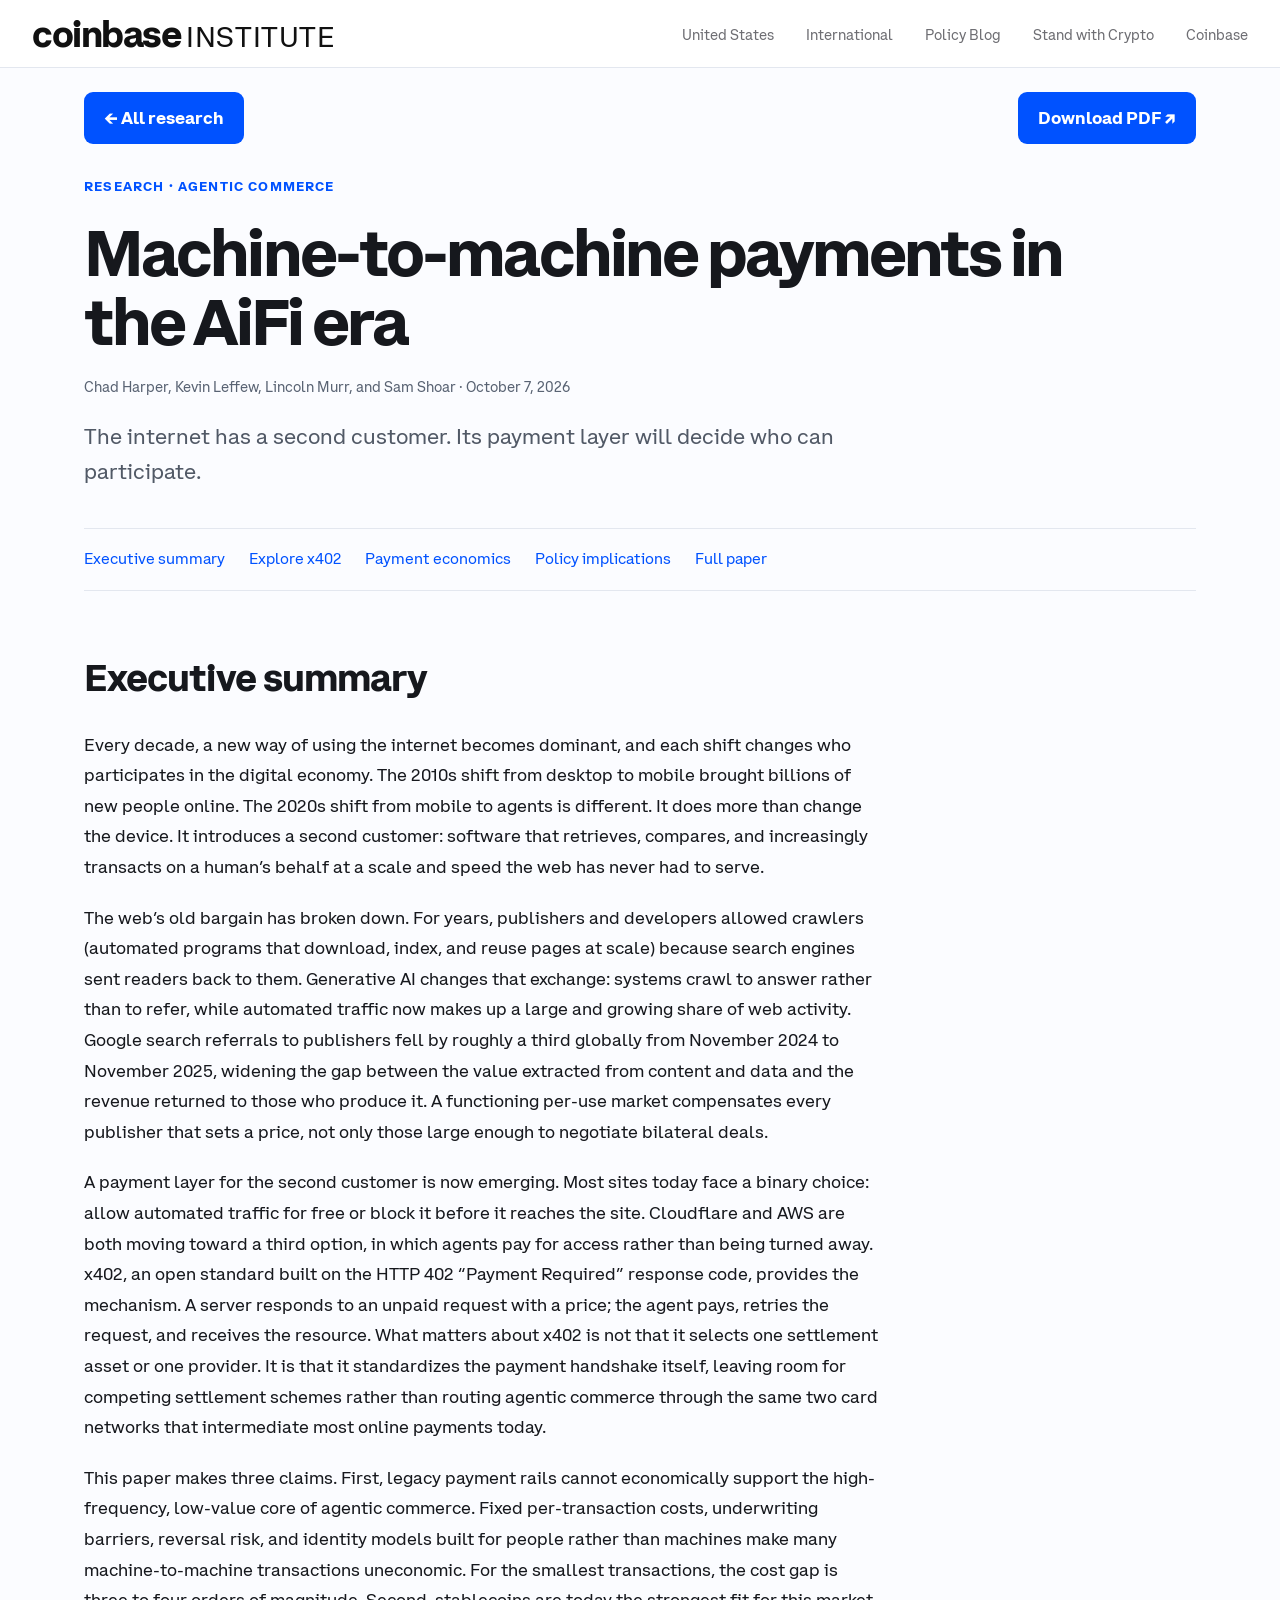
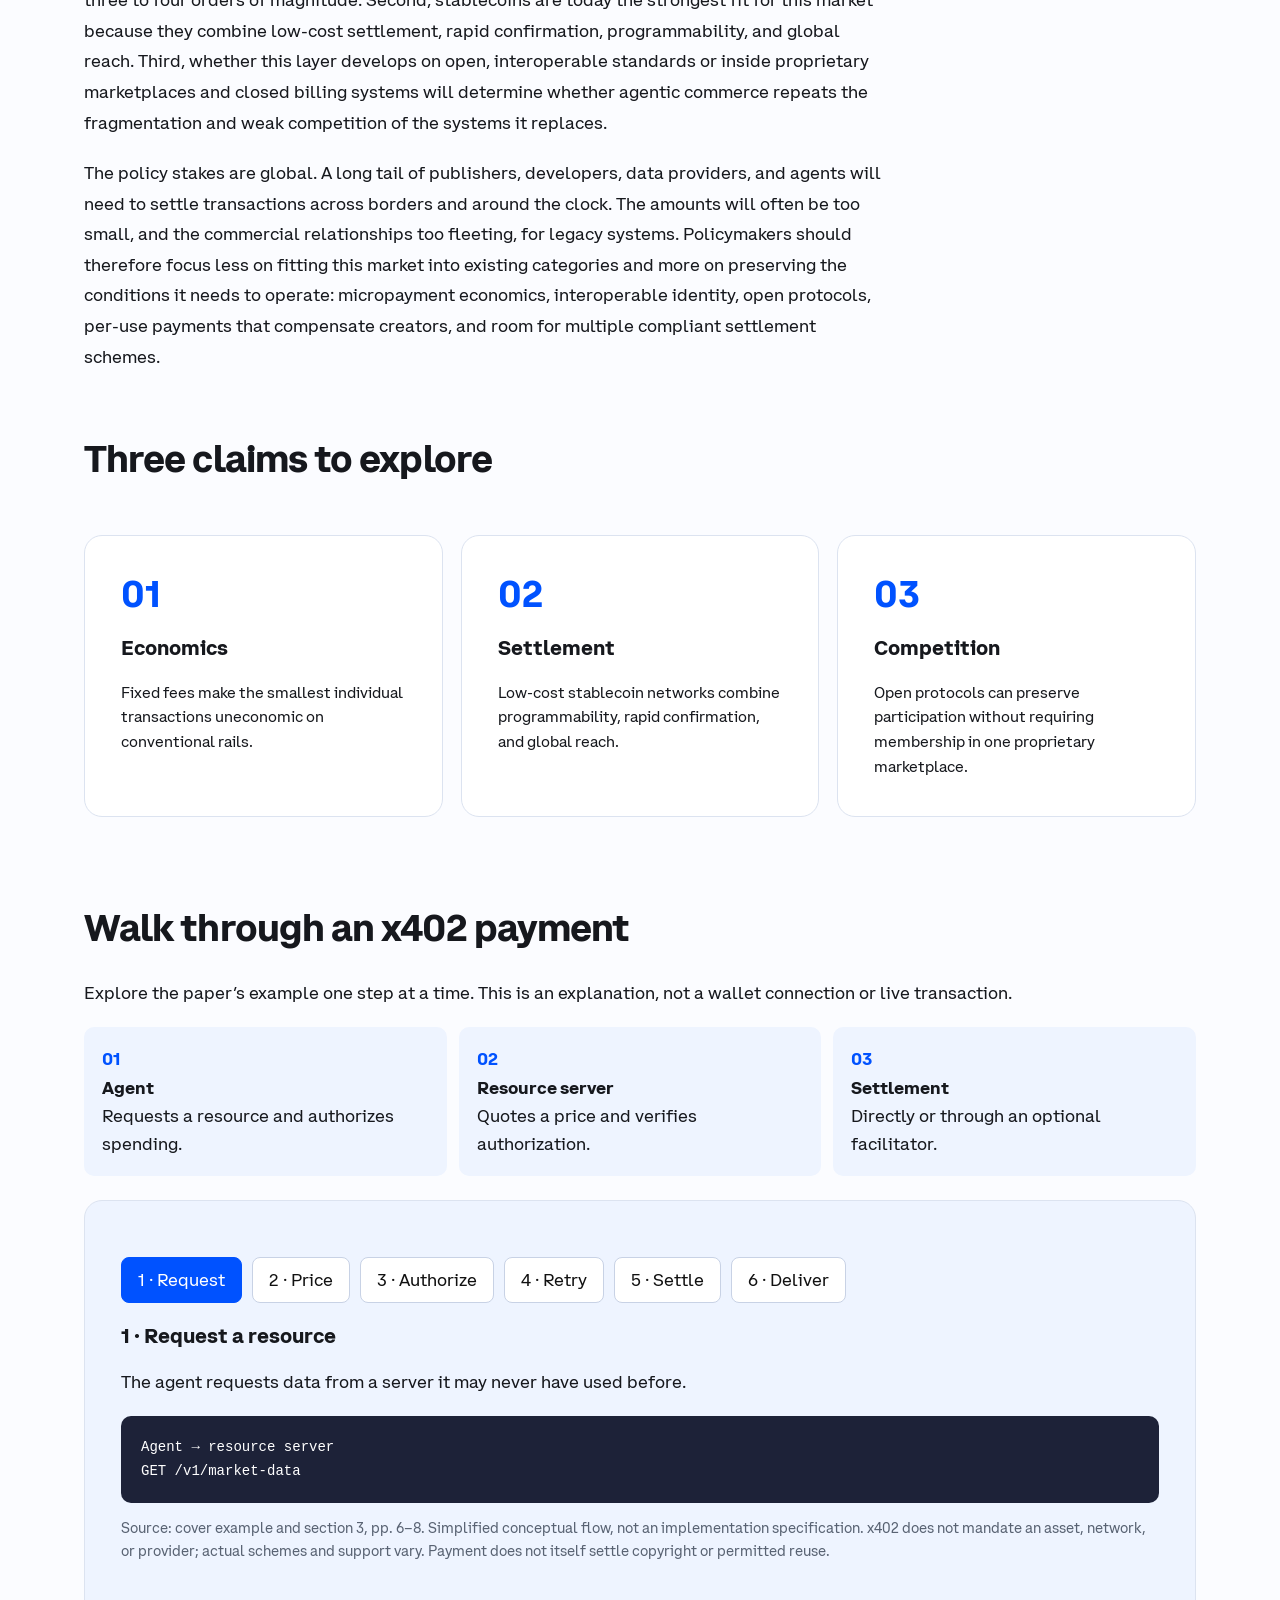
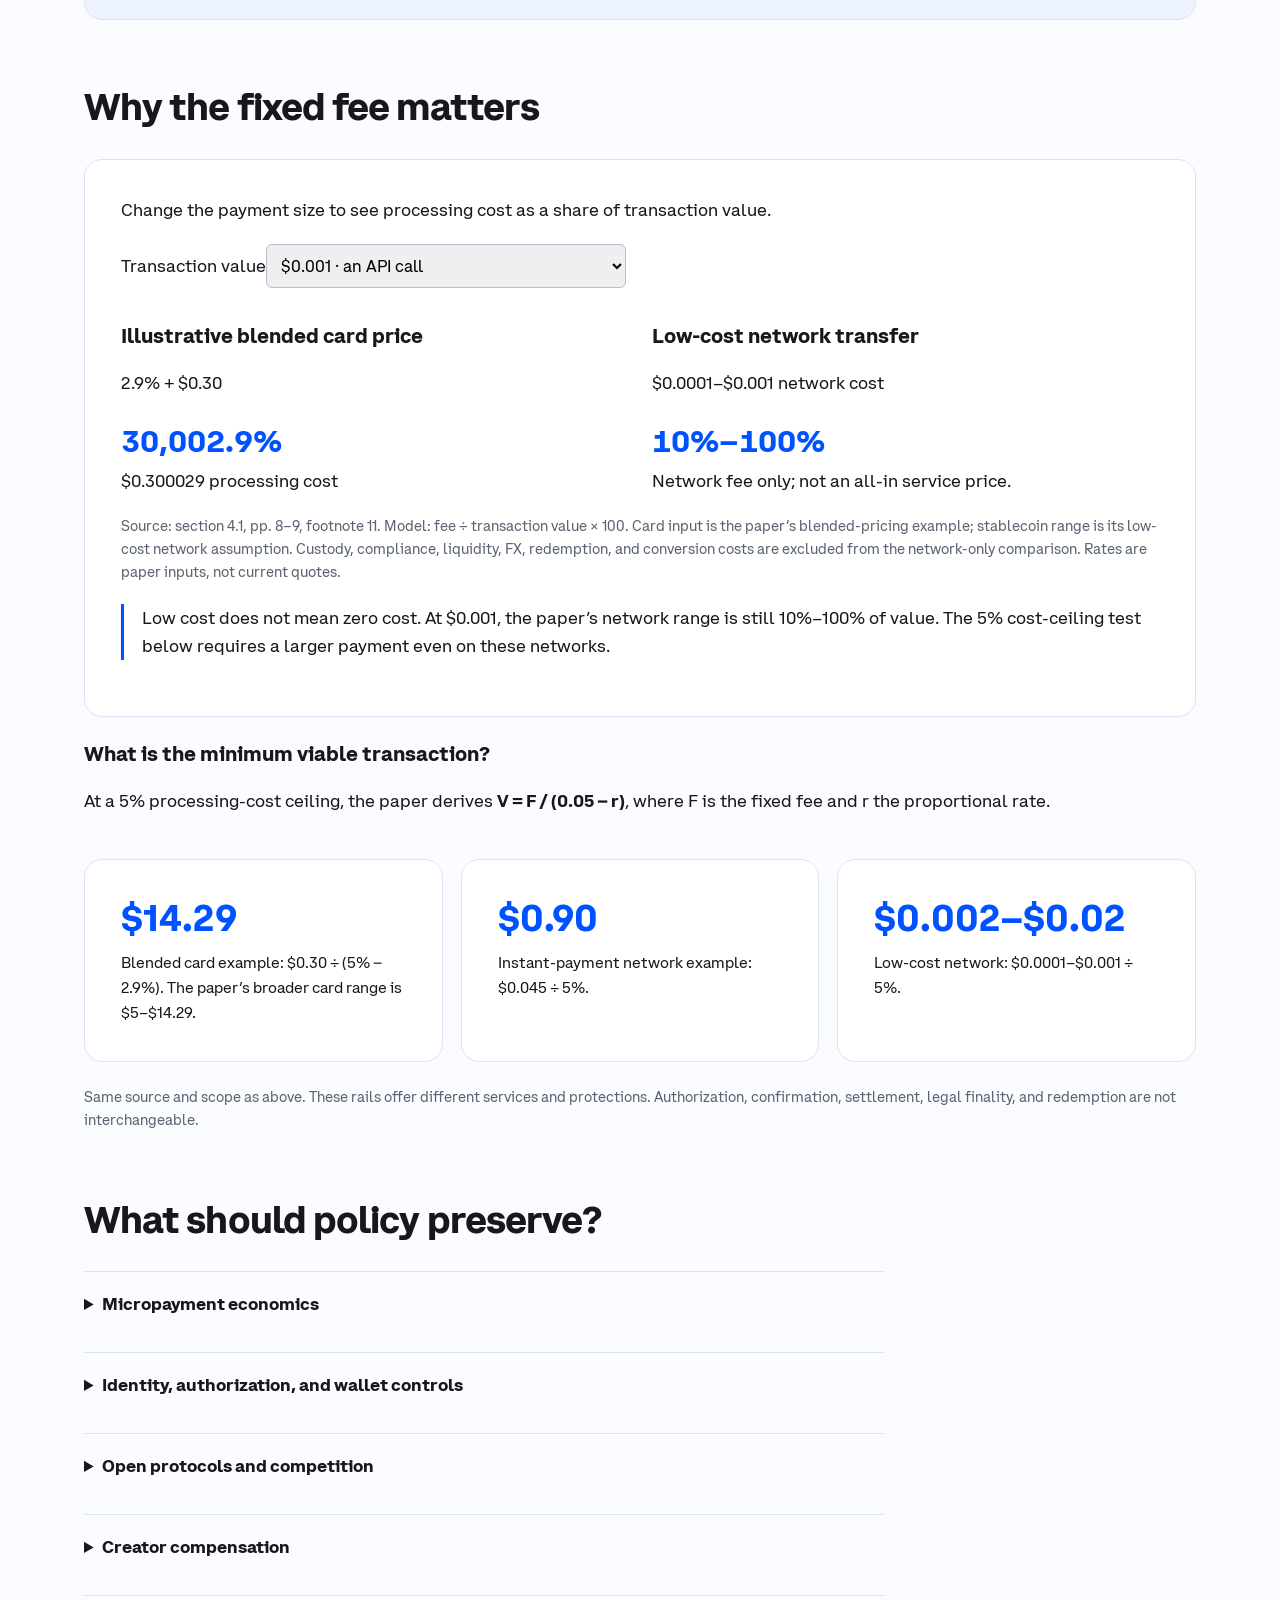
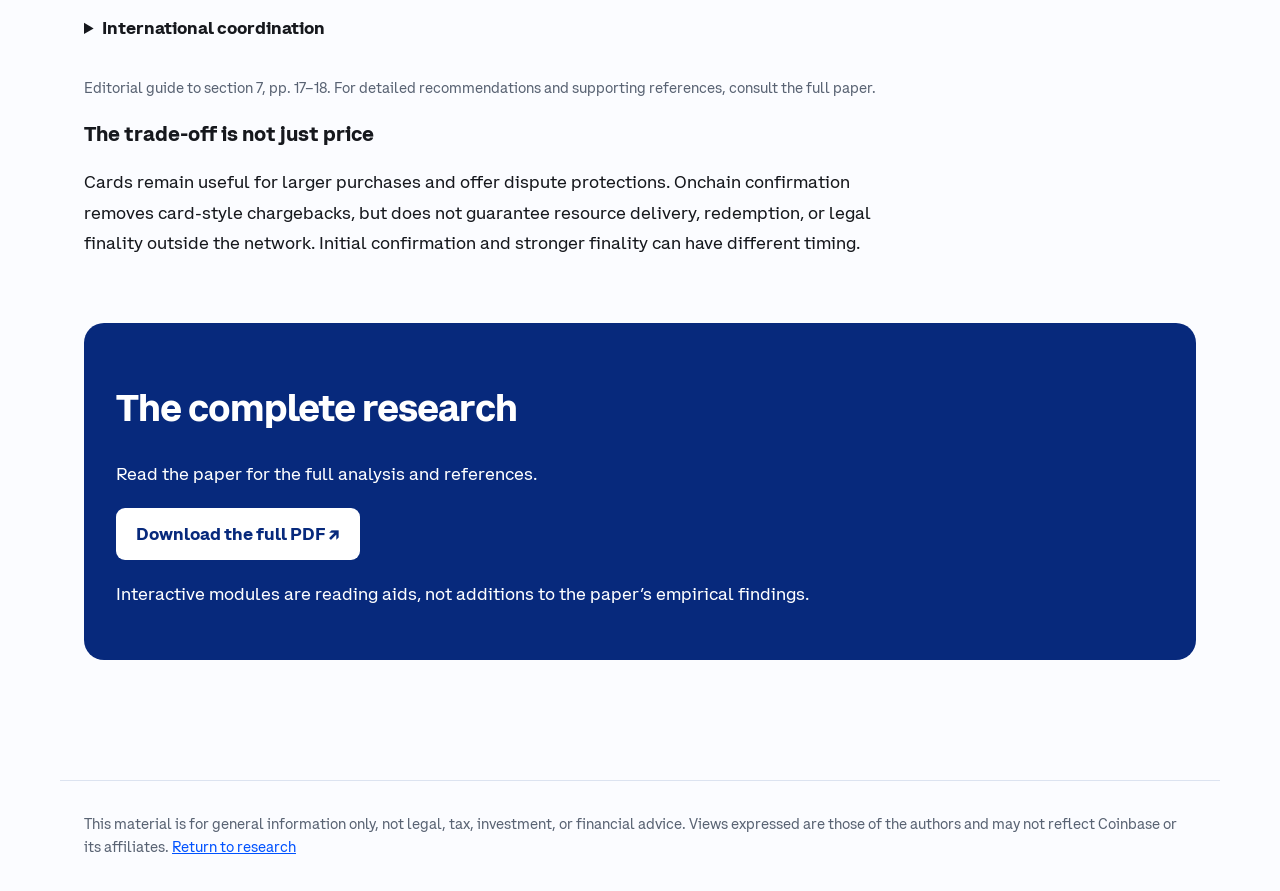
<file: machine-to-machine-payments.html>
<!doctype html>
<html lang="en"><head><meta charset="utf-8"><meta name="viewport" content="width=device-width,initial-scale=1"><title>Machine-to-machine payments | Coinbase Institute</title><link rel="stylesheet" href="assets/css/research.css"><script src="assets/js/research.js" defer></script></head><body>
<a class="skip" href="#main">Skip to research</a>
<header class="site-header">
    <a class="brand" href="index.html"><strong>coinbase</strong> <span>INSTITUTE</span></a>
    <button class="menu-toggle" type="button" aria-expanded="false" aria-controls="primaryNav">Menu</button>
    <nav id="primaryNav" aria-label="Main navigation"><ul>
        <li><a href="https://www.coinbase.com/public-policy/advocacy/united-states">United States</a></li>
        <li><a href="https://www.coinbase.com/public-policy/advocacy/international">International</a></li>
        <li><a href="https://www.coinbase.com/blog/landing/policy">Policy Blog</a></li>
        <li><a href="https://www.standwithcrypto.org/">Stand with Crypto</a></li>
        <li><a href="https://www.coinbase.com/">Coinbase</a></li>
    </ul></nav>
</header>
<div class="research-download"><a class="button" href="index.html">← All research</a><a class="button" href="https://ctf-images-01.coinbasecdn.net/o10es7wu5gm1/2hzzz7Cb0TFfsec2shkXdT/d8122674fa97dd930ec75b16ccbdc026/10.05.research_CBI-machine-to-machine.pdf">Download PDF ↗</a></div>
<main id="main"><p class="eyebrow">Research · Agentic commerce</p><h1>Machine-to-machine payments in the AiFi era</h1><p class="meta">Chad Harper, Kevin Leffew, Lincoln Murr, and Sam Shoar · October 7, 2026</p><p class="lede">The internet has a second customer. Its payment layer will decide who can participate.</p><nav aria-label="Article sections"><a href="#summary">Executive summary</a><a href="#handshake">Explore x402</a><a href="#economics">Payment economics</a><a href="#policy">Policy implications</a><a href="#paper">Full paper</a></nav>
<section id="summary" class="reading"><h2>Executive summary</h2>
<p>Every decade, a new way of using the internet becomes dominant, and each shift changes who participates in the digital economy. The 2010s shift from desktop to mobile brought billions of new people online. The 2020s shift from mobile to agents is different. It does more than change the device. It introduces a second customer: software that retrieves, compares, and increasingly transacts on a human’s behalf at a scale and speed the web has never had to serve.</p>
<p>The web’s old bargain has broken down. For years, publishers and developers allowed crawlers (automated programs that download, index, and reuse pages at scale) because search engines sent readers back to them. Generative AI changes that exchange: systems crawl to answer rather than to refer, while automated traffic now makes up a large and growing share of web activity. Google search referrals to publishers fell by roughly a third globally from November 2024 to November 2025, widening the gap between the value extracted from content and data and the revenue returned to those who produce it. A functioning per-use market compensates every publisher that sets a price, not only those large enough to negotiate bilateral deals.</p>
<p>A payment layer for the second customer is now emerging. Most sites today face a binary choice: allow automated traffic for free or block it before it reaches the site. Cloudflare and AWS are both moving toward a third option, in which agents pay for access rather than being turned away. x402, an open standard built on the HTTP 402 “Payment Required” response code, provides the mechanism. A server responds to an unpaid request with a price; the agent pays, retries the request, and receives the resource. What matters about x402 is not that it selects one settlement asset or one provider. It is that it standardizes the payment handshake itself, leaving room for competing settlement schemes rather than routing agentic commerce through the same two card networks that intermediate most online payments today.</p>
<p>This paper makes three claims. First, legacy payment rails cannot economically support the high-frequency, low-value core of agentic commerce. Fixed per-transaction costs, underwriting barriers, reversal risk, and identity models built for people rather than machines make many machine-to-machine transactions uneconomic. For the smallest transactions, the cost gap is three to four orders of magnitude. Second, stablecoins are today the strongest fit for this market because they combine low-cost settlement, rapid confirmation, programmability, and global reach. Third, whether this layer develops on open, interoperable standards or inside proprietary marketplaces and closed billing systems will determine whether agentic commerce repeats the fragmentation and weak competition of the systems it replaces.</p>
<p>The policy stakes are global. A long tail of publishers, developers, data providers, and agents will need to settle transactions across borders and around the clock. The amounts will often be too small, and the commercial relationships too fleeting, for legacy systems. Policymakers should therefore focus less on fitting this market into existing categories and more on preserving the conditions it needs to operate: micropayment economics, interoperable identity, open protocols, per-use payments that compensate creators, and room for multiple compliant settlement schemes.</p></section>
<section><h2>Three claims to explore</h2><div class="grid"><div class="panel"><span class="stat">01</span><h3>Economics</h3><p>Fixed fees make the smallest individual transactions uneconomic on conventional rails.</p></div><div class="panel"><span class="stat">02</span><h3>Settlement</h3><p>Low-cost stablecoin networks combine programmability, rapid confirmation, and global reach.</p></div><div class="panel"><span class="stat">03</span><h3>Competition</h3><p>Open protocols can preserve participation without requiring membership in one proprietary marketplace.</p></div></div></section>
<section id="handshake"><h2>Walk through an x402 payment</h2><p>Explore the paper’s example one step at a time. This is an explanation, not a wallet connection or live transaction.</p><ol class="flow"><li><strong>Agent</strong>Requests a resource and authorizes spending.</li><li><strong>Resource server</strong>Quotes a price and verifies authorization.</li><li><strong>Settlement</strong>Directly or through an optional facilitator.</li></ol><div class="panel tinted"><div class="choices" role="group" aria-label="Payment handshake steps"><button data-step="0" aria-pressed="true">1 · Request</button><button data-step="1" aria-pressed="false">2 · Price</button><button data-step="2" aria-pressed="false">3 · Authorize</button><button data-step="3" aria-pressed="false">4 · Retry</button><button data-step="4" aria-pressed="false">5 · Settle</button><button data-step="5" aria-pressed="false">6 · Deliver</button></div><div id="step-result" aria-live="polite"><h3>1 · Request a resource</h3><p>The agent requests data from a server it may never have used before.</p><pre>Agent → resource server
GET /v1/market-data</pre></div><p class="source">Source: cover example and section 3, pp. 6–8. Simplified conceptual flow, not an implementation specification. x402 does not mandate an asset, network, or provider; actual schemes and support vary. Payment does not itself settle copyright or permitted reuse.</p></div></section>
<section id="economics"><h2>Why the fixed fee matters</h2><div class="panel"><p>Change the payment size to see processing cost as a share of transaction value.</p><label for="payment-size">Transaction value<select id="payment-size"><option value="0.001">$0.001 · an API call</option><option value="0.01">$0.01</option><option value="0.1">$0.10</option><option value="1">$1</option><option value="10">$10</option><option value="60">$60 · a purchase</option></select></label><div class="two"><div><h3>Illustrative blended card price</h3><p>2.9% + $0.30</p><output class="result" id="card-share">30,002.9%</output><p id="card-fee">$0.300029 processing cost</p></div><div><h3>Low-cost network transfer</h3><p>$0.0001–$0.001 network cost</p><output class="result" id="network-share">10%–100%</output><p>Network fee only; not an all-in service price.</p></div></div><p class="source">Source: section 4.1, pp. 8–9, footnote 11. Model: fee ÷ transaction value × 100. Card input is the paper’s blended-pricing example; stablecoin range is its low-cost network assumption. Custody, compliance, liquidity, FX, redemption, and conversion costs are excluded from the network-only comparison. Rates are paper inputs, not current quotes.</p><p class="note">Low cost does not mean zero cost. At $0.001, the paper’s network range is still 10%–100% of value. The 5% cost-ceiling test below requires a larger payment even on these networks.</p></div><h3>What is the minimum viable transaction?</h3><p>At a 5% processing-cost ceiling, the paper derives <strong>V = F / (0.05 − r)</strong>, where F is the fixed fee and r the proportional rate.</p><div class="grid"><div class="panel"><span class="stat">$14.29</span><p>Blended card example: $0.30 ÷ (5% − 2.9%). The paper’s broader card range is $5–$14.29.</p></div><div class="panel"><span class="stat">$0.90</span><p>Instant-payment network example: $0.045 ÷ 5%.</p></div><div class="panel"><span class="stat">$0.002–$0.02</span><p>Low-cost network: $0.0001–$0.001 ÷ 5%.</p></div></div><p class="source">Same source and scope as above. These rails offer different services and protections. Authorization, confirmation, settlement, legal finality, and redemption are not interchangeable.</p></section>
<section id="policy" class="reading"><h2>What should policy preserve?</h2><details><summary>Micropayment economics</summary><p>Preserve viable per-use transactions rather than importing fixed costs and relationship requirements from higher-value commerce.</p></details><details><summary>Identity, authorization, and wallet controls</summary><p>Build compliance around the principal, the agent’s mandate, and bounded spending authority. A low network fee does not remove legal obligations.</p></details><details><summary>Open protocols and competition</summary><p>Keep payment handshakes interoperable and discovery accessible across providers. Open protocols should allow multiple compliant settlement schemes.</p></details><details><summary>Creator compensation</summary><p>Per-use payments can compensate publishers and developers that authorize access, including those too small for bilateral licensing deals.</p></details><details><summary>International coordination</summary><p>Coordinate early so cross-border standards do not default to incompatible proprietary billing systems.</p></details><p class="source">Editorial guide to section 7, pp. 17–18. For detailed recommendations and supporting references, consult the full paper.</p><h3>The trade-off is not just price</h3><p>Cards remain useful for larger purchases and offer dispute protections. Onchain confirmation removes card-style chargebacks, but does not guarantee resource delivery, redemption, or legal finality outside the network. Initial confirmation and stronger finality can have different timing.</p></section>
<section id="paper" class="download"><h2>The complete research</h2><p>Read the paper for the full analysis and references.</p><a class="button" href="https://ctf-images-01.coinbasecdn.net/o10es7wu5gm1/2hzzz7Cb0TFfsec2shkXdT/d8122674fa97dd930ec75b16ccbdc026/10.05.research_CBI-machine-to-machine.pdf">Download the full PDF ↗</a><p style="margin-top:20px">Interactive modules are reading aids, not additions to the paper’s empirical findings.</p></section></main><footer>This material is for general information only, not legal, tax, investment, or financial advice. Views expressed are those of the authors and may not reflect Coinbase or its affiliates. <a href="index.html">Return to research</a></footer></body></html>
</file>
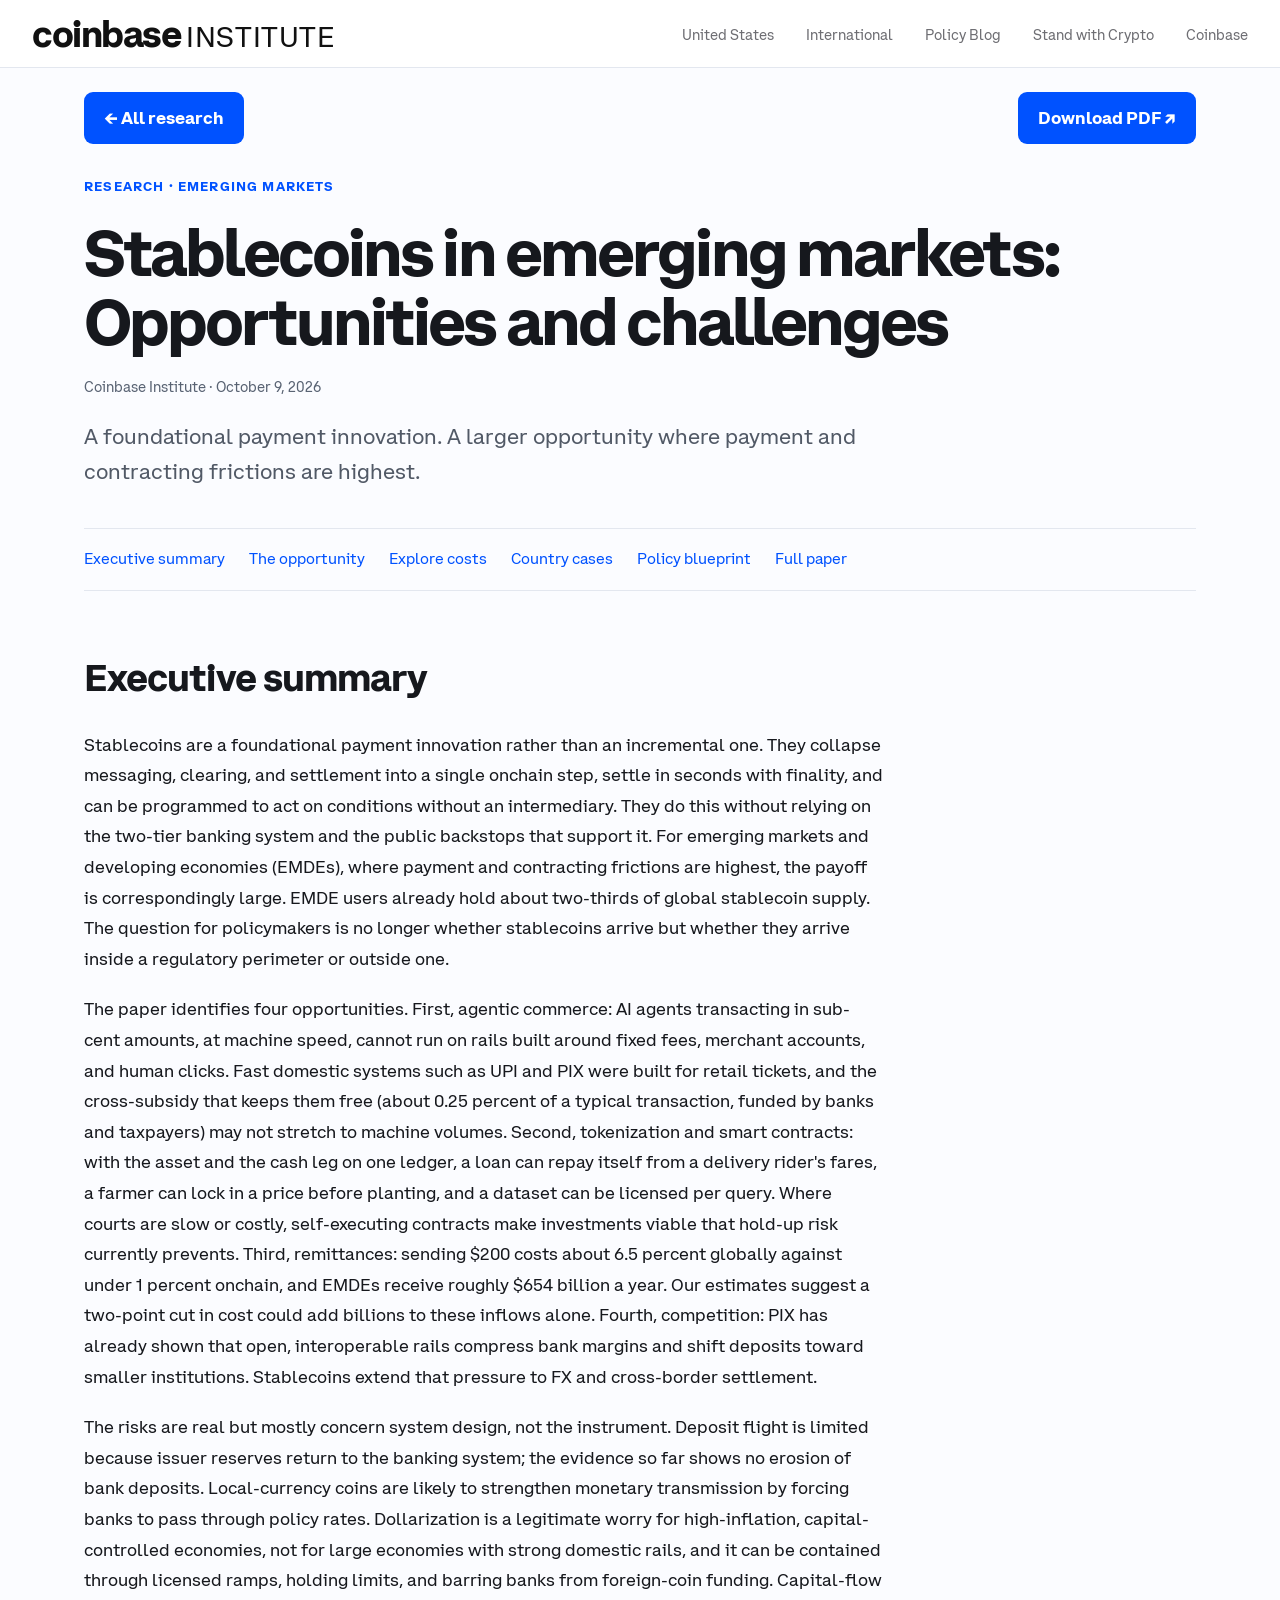
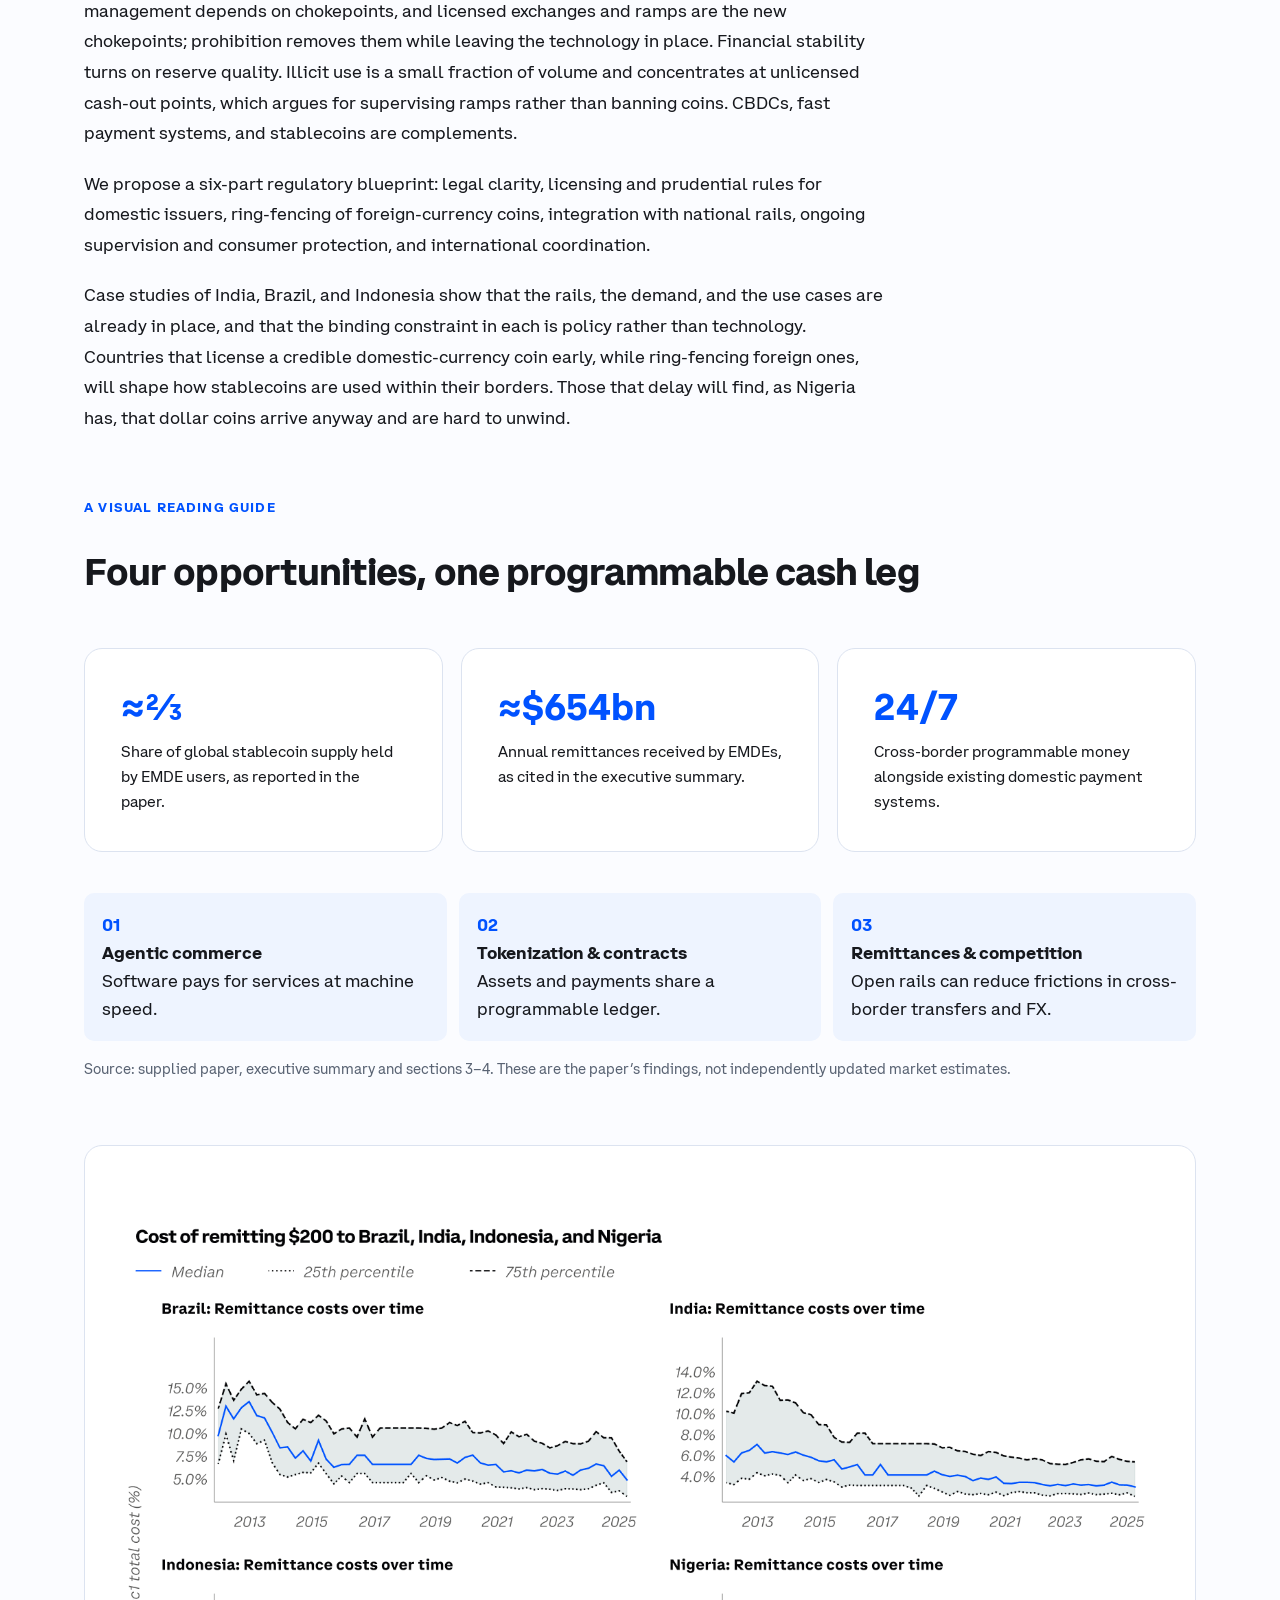
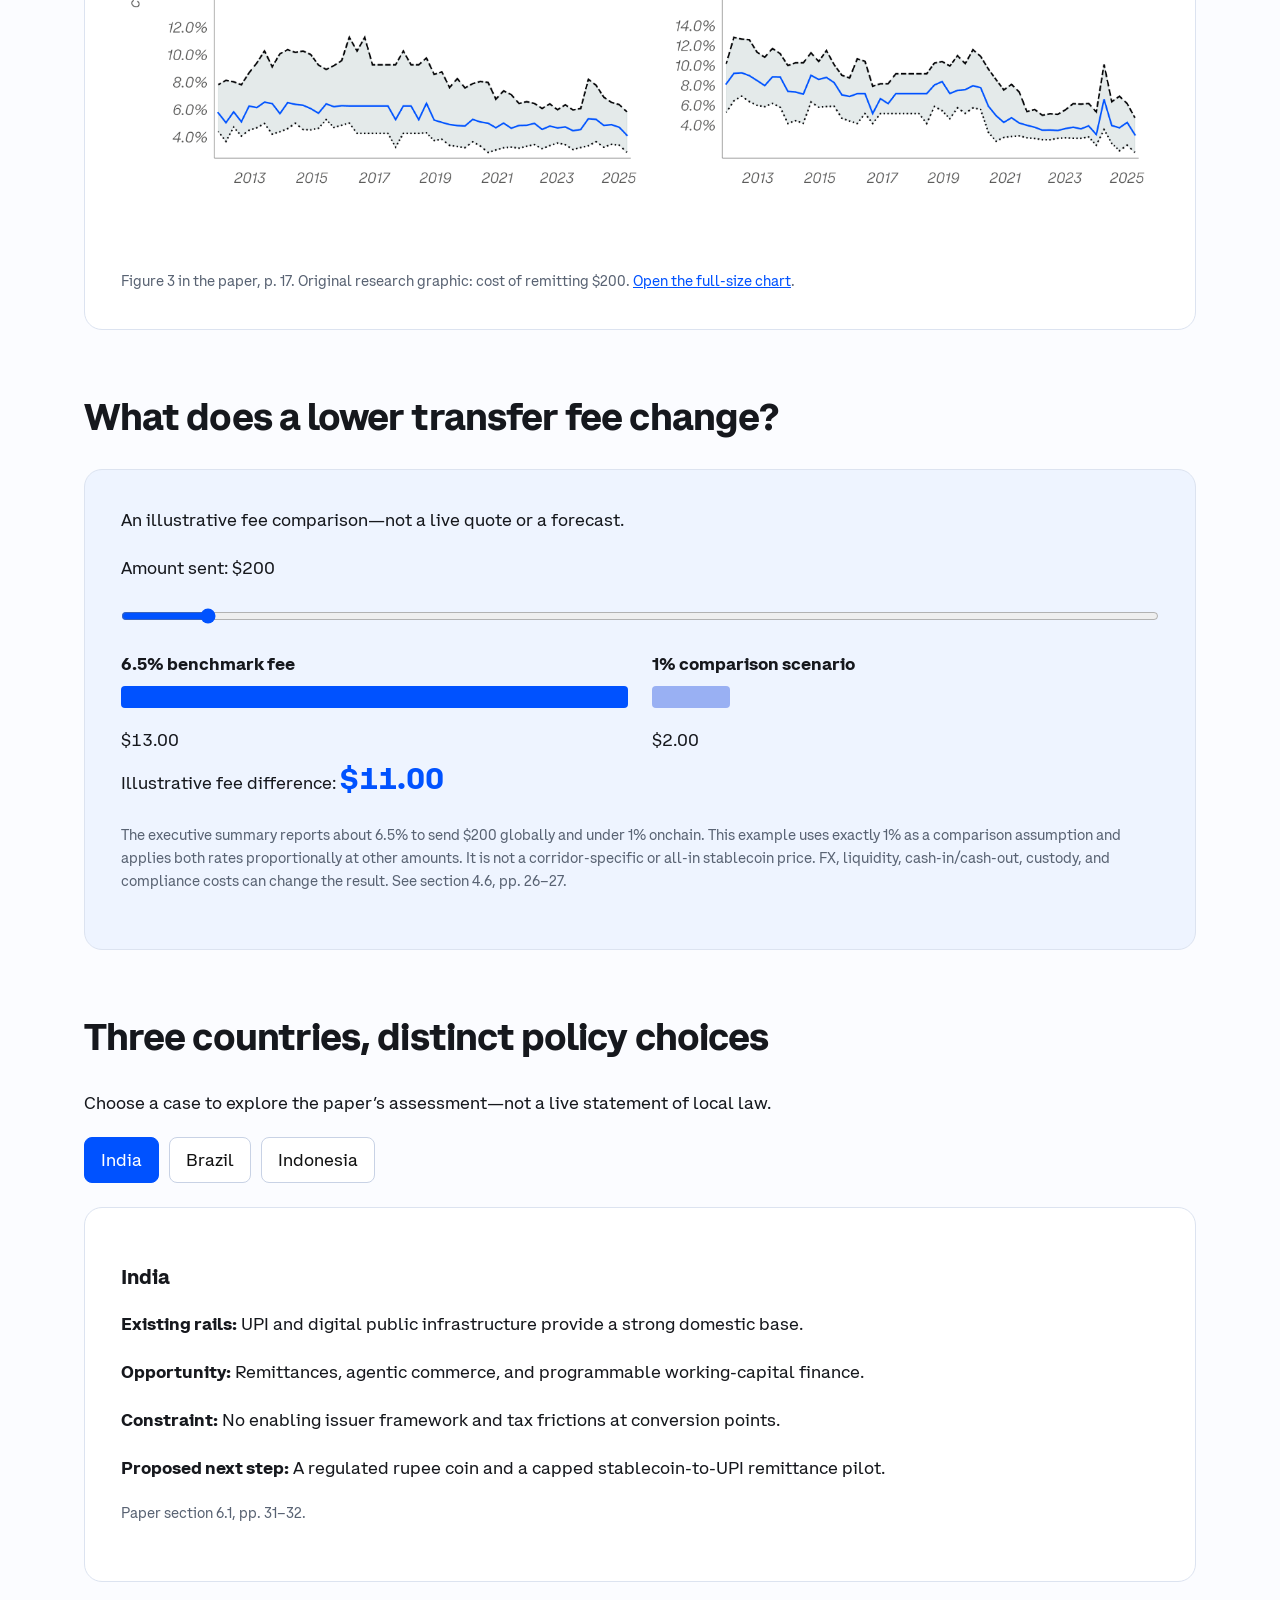
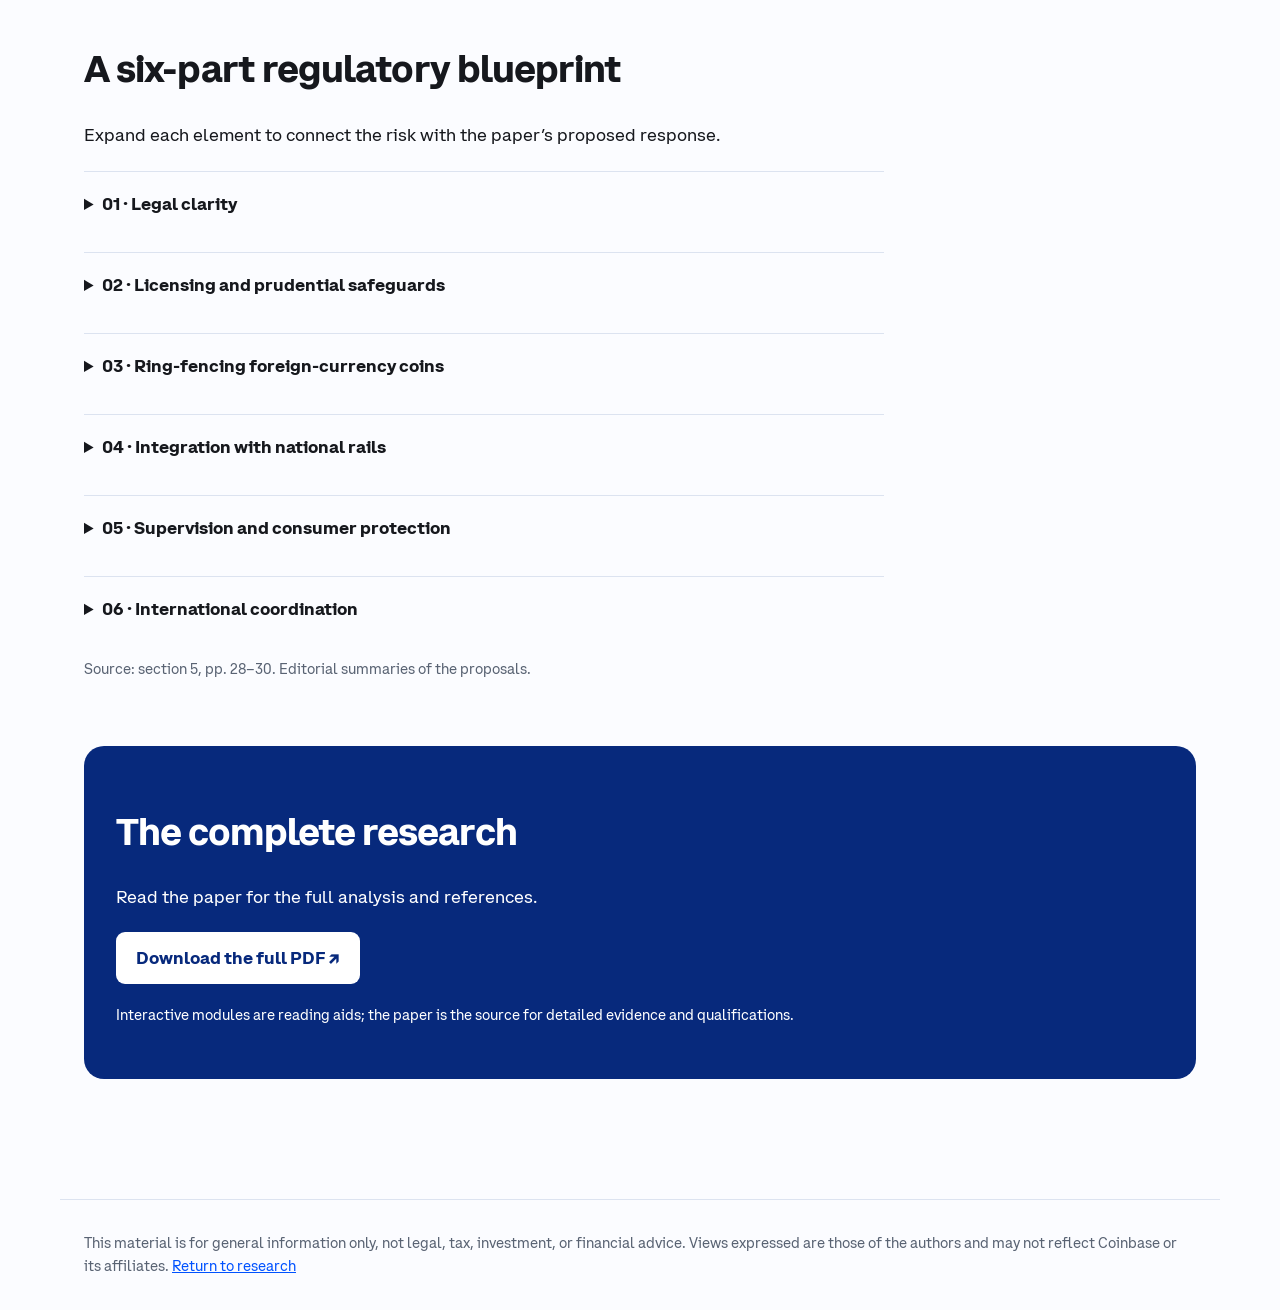
<file: stablecoins-emerging-markets.html>
<!doctype html>
<html lang="en"><head><meta charset="utf-8"><meta name="viewport" content="width=device-width,initial-scale=1"><title>Stablecoins in emerging markets | Coinbase Institute</title><link rel="stylesheet" href="assets/css/research.css"><script src="assets/js/research.js" defer></script></head><body>
<a class="skip" href="#main">Skip to research</a>
<header class="site-header">
    <a class="brand" href="index.html"><strong>coinbase</strong> <span>INSTITUTE</span></a>
    <button class="menu-toggle" type="button" aria-expanded="false" aria-controls="primaryNav">Menu</button>
    <nav id="primaryNav" aria-label="Main navigation"><ul>
        <li><a href="https://www.coinbase.com/public-policy/advocacy/united-states">United States</a></li>
        <li><a href="https://www.coinbase.com/public-policy/advocacy/international">International</a></li>
        <li><a href="https://www.coinbase.com/blog/landing/policy">Policy Blog</a></li>
        <li><a href="https://www.standwithcrypto.org/">Stand with Crypto</a></li>
        <li><a href="https://www.coinbase.com/">Coinbase</a></li>
    </ul></nav>
</header>
<div class="research-download"><a class="button" href="index.html">← All research</a><a class="button" href="https://ctf-images-01.coinbasecdn.net/o10es7wu5gm1/2U2Wapke1kgr3hmuMWS5p0/e02714b77778377dd44f5a2803ebb25a/10.05.research_stablecoins_in_emerging_markets.pdf">Download PDF ↗</a></div>
<main id="main"><p class="eyebrow">Research · Emerging markets</p><h1>Stablecoins in emerging markets: Opportunities and challenges</h1><p class="meta">Coinbase Institute · October 9, 2026</p><p class="lede">A foundational payment innovation. A larger opportunity where payment and contracting frictions are highest.</p>
<nav aria-label="Article sections"><a href="#summary">Executive summary</a><a href="#opportunity">The opportunity</a><a href="#remittances">Explore costs</a><a href="#countries">Country cases</a><a href="#policy">Policy blueprint</a><a href="#paper">Full paper</a></nav>
<section id="summary" class="reading"><h2>Executive summary</h2>
<p>Stablecoins are a foundational payment innovation rather than an incremental one. They collapse messaging, clearing, and settlement into a single onchain step, settle in seconds with finality, and can be programmed to act on conditions without an intermediary. They do this without relying on the two-tier banking system and the public backstops that support it. For emerging markets and developing economies (EMDEs), where payment and contracting frictions are highest, the payoff is correspondingly large. EMDE users already hold about two-thirds of global stablecoin supply. The question for policymakers is no longer whether stablecoins arrive but whether they arrive inside a regulatory perimeter or outside one.</p>
<p>The paper identifies four opportunities. First, agentic commerce: AI agents transacting in sub-cent amounts, at machine speed, cannot run on rails built around fixed fees, merchant accounts, and human clicks. Fast domestic systems such as UPI and PIX were built for retail tickets, and the cross-subsidy that keeps them free (about 0.25 percent of a typical transaction, funded by banks and taxpayers) may not stretch to machine volumes. Second, tokenization and smart contracts: with the asset and the cash leg on one ledger, a loan can repay itself from a delivery rider's fares, a farmer can lock in a price before planting, and a dataset can be licensed per query. Where courts are slow or costly, self-executing contracts make investments viable that hold-up risk currently prevents. Third, remittances: sending $200 costs about 6.5 percent globally against under 1 percent onchain, and EMDEs receive roughly $654 billion a year. Our estimates suggest a two-point cut in cost could add billions to these inflows alone. Fourth, competition: PIX has already shown that open, interoperable rails compress bank margins and shift deposits toward smaller institutions. Stablecoins extend that pressure to FX and cross-border settlement.</p>
<p>The risks are real but mostly concern system design, not the instrument. Deposit flight is limited because issuer reserves return to the banking system; the evidence so far shows no erosion of bank deposits. Local-currency coins are likely to strengthen monetary transmission by forcing banks to pass through policy rates. Dollarization is a legitimate worry for high-inflation, capital-controlled economies, not for large economies with strong domestic rails, and it can be contained through licensed ramps, holding limits, and barring banks from foreign-coin funding. Capital-flow management depends on chokepoints, and licensed exchanges and ramps are the new chokepoints; prohibition removes them while leaving the technology in place. Financial stability turns on reserve quality. Illicit use is a small fraction of volume and concentrates at unlicensed cash-out points, which argues for supervising ramps rather than banning coins. CBDCs, fast payment systems, and stablecoins are complements.</p>
<p>We propose a six-part regulatory blueprint: legal clarity, licensing and prudential rules for domestic issuers, ring-fencing of foreign-currency coins, integration with national rails, ongoing supervision and consumer protection, and international coordination.</p>
<p>Case studies of India, Brazil, and Indonesia show that the rails, the demand, and the use cases are already in place, and that the binding constraint in each is policy rather than technology. Countries that license a credible domestic-currency coin early, while ring-fencing foreign ones, will shape how stablecoins are used within their borders. Those that delay will find, as Nigeria has, that dollar coins arrive anyway and are hard to unwind.</p></section>
<section id="opportunity"><p class="eyebrow">A visual reading guide</p><h2>Four opportunities, one programmable cash leg</h2><div class="grid"><div class="panel"><span class="stat">≈⅔</span><p>Share of global stablecoin supply held by EMDE users, as reported in the paper.</p></div><div class="panel"><span class="stat">≈$654bn</span><p>Annual remittances received by EMDEs, as cited in the executive summary.</p></div><div class="panel"><span class="stat">24/7</span><p>Cross-border programmable money alongside existing domestic payment systems.</p></div></div><ol class="flow"><li><strong>Agentic commerce</strong>Software pays for services at machine speed.</li><li><strong>Tokenization & contracts</strong>Assets and payments share a programmable ledger.</li><li><strong>Remittances & competition</strong>Open rails can reduce frictions in cross-border transfers and FX.</li></ol><p class="source">Source: supplied paper, executive summary and sections 3–4. These are the paper’s findings, not independently updated market estimates.</p></section>
<figure class="panel"><img src="images/image_2.png" style="display:block;width:100%;height:auto" alt="Four charts showing median remittance costs and the 25th–75th percentile range for sending $200 to Brazil, India, Indonesia, and Nigeria from approximately 2012 to 2025."><figcaption class="source">Figure 3 in the paper, p. 17. Original research graphic: cost of remitting $200. <a href="images/image_2.png">Open the full-size chart</a>.</figcaption></figure>
<section id="remittances"><h2>What does a lower transfer fee change?</h2><div class="panel tinted"><p>An illustrative fee comparison—not a live quote or a forecast.</p><label for="send-amount">Amount sent: <output id="send-value">$200</output><input id="send-amount" type="range" min="50" max="2000" step="50" value="200"></label><div class="two"><div><strong>6.5% benchmark fee</strong><div class="bar" style="width:100%"></div><output id="legacy-cost">$13.00</output></div><div><strong>1% comparison scenario</strong><div class="bar secondary" style="width:15.3846%"></div><output id="chain-cost">$2.00</output></div></div><p>Illustrative fee difference: <output class="result" id="send-saving">$11.00</output></p><p class="source">The executive summary reports about 6.5% to send $200 globally and under 1% onchain. This example uses exactly 1% as a comparison assumption and applies both rates proportionally at other amounts. It is not a corridor-specific or all-in stablecoin price. FX, liquidity, cash-in/cash-out, custody, and compliance costs can change the result. See section 4.6, pp. 26–27.</p></div></section>
<section id="countries"><h2>Three countries, distinct policy choices</h2><p>Choose a case to explore the paper’s assessment—not a live statement of local law.</p><div class="choices" role="group" aria-label="Country case"><button data-country="india" aria-pressed="true">India</button><button data-country="brazil" aria-pressed="false">Brazil</button><button data-country="indonesia" aria-pressed="false">Indonesia</button></div><div id="country-result" class="panel" aria-live="polite"><h3>India</h3><p><strong>Existing rails:</strong> UPI and digital public infrastructure provide a strong domestic base.</p><p><strong>Opportunity:</strong> Remittances, agentic commerce, and programmable working-capital finance.</p><p><strong>Constraint:</strong> No enabling issuer framework and tax frictions at conversion points.</p><p><strong>Proposed next step:</strong> A regulated rupee coin and a capped stablecoin-to-UPI remittance pilot.</p><p class="source">Paper section 6.1, pp. 31–32.</p></div></section>
<section id="policy" class="reading"><h2>A six-part regulatory blueprint</h2><p>Expand each element to connect the risk with the paper’s proposed response.</p>
<details><summary>01 · Legal clarity</summary><p>Define the instrument, regulator, issuer duties, and holder redemption rights. Make reserves bankruptcy-remote; clarify settlement finality, smart-contract enforceability, and tax treatment.</p></details>
<details><summary>02 · Licensing and prudential safeguards</summary><p>License issuers; require segregated 1:1 reserves in high-quality liquid assets, public reporting, independent audits, liquidity buffers, capital, and operational resilience.</p></details>
<details><summary>03 · Ring-fencing foreign-currency coins</summary><p>Use licensed access points and reporting, per-user holding limits, restrictions on bank foreign-coin funding and lending, and last-resort caps where warranted.</p></details>
<details><summary>04 · Integration with national rails</summary><p>Combine domestic instant-payment systems with stablecoin cross-border legs. Connect licensed conversion providers to national rails to reduce expensive cash-out steps.</p></details>
<details><summary>05 · Supervision and consumer protection</summary><p>Maintain ongoing audits, redemption stress tests, accessible redress, clear disclosures, financial education, and bounded pilots before scaling.</p></details>
<details><summary>06 · International coordination</summary><p>Align reserve, disclosure, and information-sharing standards across jurisdictions while adapting rules to local conditions.</p></details><p class="source">Source: section 5, pp. 28–30. Editorial summaries of the proposals.</p></section>
<section id="paper" class="download"><h2>The complete research</h2><p>Read the paper for the full analysis and references.</p><a class="button" href="https://ctf-images-01.coinbasecdn.net/o10es7wu5gm1/2U2Wapke1kgr3hmuMWS5p0/e02714b77778377dd44f5a2803ebb25a/10.05.research_stablecoins_in_emerging_markets.pdf">Download the full PDF ↗</a><p class="source" style="color:inherit;margin-top:20px">Interactive modules are reading aids; the paper is the source for detailed evidence and qualifications.</p></section></main><footer>This material is for general information only, not legal, tax, investment, or financial advice. Views expressed are those of the authors and may not reflect Coinbase or its affiliates. <a href="index.html">Return to research</a></footer></body></html>
</file>
<file: assets/css/mobile.css>
/* Responsive refinements; desktop composition is retained. */
@font-face { font-family: 'Coinbase Sans'; src: url('../../fonts/Coinbase_Sans-Regular-web-1.32.ttf'); font-weight: 400; font-display: swap; }
@font-face { font-family: 'Coinbase Sans'; src: url('../../fonts/Coinbase_Text-Medium-web-1.32.ttf'); font-weight: 500; font-display: swap; }
@font-face { font-family: 'Coinbase Sans'; src: url('../../fonts/Coinbase_Sans-Bold-web-1.32.ttf'); font-weight: 700; font-display: swap; }
.menu-toggle, .filter-summary, .summary-toggle { display: none; }
.filter-fields { display: flex; flex-direction: column; gap: 1.25rem; }
.research-grid, .card, .meta-left { min-width: 0; }
.hero::before { inset: 0; }
.indicator { border: 0; padding: 0; }
.filter-pill { position: relative; }
.filter-pill input { display: block; position: absolute; width: 1px; height: 1px; clip-path: inset(50%); overflow: hidden; }
:focus-visible, .filter-pill input:focus-visible + span { outline: 3px solid var(--accent); outline-offset: 3px; }
.modal-close { position: sticky; top: 1rem; align-self: flex-end; flex-shrink: 0; margin: 1rem 1rem -3.5rem 0; background: #1d1d1f; }
.modal-body { padding: 2rem 2.5rem; overflow-wrap: anywhere; }
footer { padding: 1rem 2rem 2rem; text-align: center; font-size: 0.85rem; color: var(--text-secondary); }
@media (max-width: 1100px) {
    header { flex-wrap: wrap; gap: 0.75rem; }
    nav ul { flex-wrap: wrap; gap: 0.5rem 1.25rem; }
}
@media (max-width: 900px) {
    .filter-summary { display: flex; justify-content: space-between; align-items: center; min-height: 44px; cursor: pointer; font-weight: 700; list-style: none; }
    .filter-summary::-webkit-details-marker { display: none; }
    .filter-summary::after { content: '+'; font-size: 1.5rem; }
    .checkbox-controls[open] .filter-summary::after { content: '−'; }
    .checkbox-controls[open] .filter-fields { margin-top: 1rem; }
    .checkbox-controls { margin-bottom: 0; }
}
@media (max-width: 768px) {
    header { padding: 0.75rem 1rem; gap: 0.5rem; }
    .logo { gap: 0.25rem; min-width: 0; }
    .logo .logo-bold { font-size: clamp(1.25rem, 5vw, 1.75rem); }
    .logo .logo-light { font-size: clamp(0.875rem, 3.6vw, 1.25rem); }
    .menu-toggle { display: inline-flex; align-items: center; justify-content: center; min-width: 44px; min-height: 44px; padding: 0.5rem; border: 1px solid var(--border-color); border-radius: 8px; background: white; font: inherit; cursor: pointer; }
    nav { display: none; width: 100%; }
    nav.is-open { display: block; }
    nav ul { display: flex; flex-direction: column; gap: 0; }
    nav a { display: block; padding: 0.75rem 0; min-height: 44px; }
    main { padding: 1.25rem 1rem 2rem; }
    .hero h1 { font-size: clamp(1.75rem, 6vw, 2.5rem) !important; line-height: 1.15 !important; }
    .hero p { font-size: 1rem !important; line-height: 1.55; }
    .hero p br { display: none; }
    .hero::before { inset: 0; }
    .carousel-track { align-items: flex-start; touch-action: pan-y pinch-zoom; }
    .carousel-slide { flex: 0 0 100%; min-width: 0; padding: 1.5rem 1.25rem 0; }
    .carousel-slide h2 { font-size: 1.5rem; line-height: 1.2; overflow-wrap: anywhere; }
    .carousel-slide p { font-size: 1rem; line-height: 1.5; margin-bottom: 0.5rem; }
    .carousel-slide p:not(.is-expanded) { display: -webkit-box; -webkit-line-clamp: 4; -webkit-box-orient: vertical; overflow: hidden; }
    .summary-toggle { display: block; align-self: flex-start; min-height: 44px; margin-bottom: 0.5rem; border: 0; background: transparent; color: var(--accent); font: inherit; cursor: pointer; text-decoration: underline; }
    .carousel-inline-image { height: auto; aspect-ratio: 16 / 10; margin-bottom: 1rem; }
    .carousel-slide a.btn { min-height: 44px; display: inline-flex; align-items: center; }
    .carousel-controls { pointer-events: none; }
    .carousel-btn { pointer-events: auto; }
    .carousel-controls { position: relative; right: auto; bottom: auto; justify-content: flex-end; padding: 1rem 1.25rem; }
    .carousel-indicators { left: 1.25rem; bottom: 1rem; gap: 0; height: 44px; align-items: center; }
    .indicator, .indicator.active { width: 44px; height: 44px; border: 0; border-radius: 0; background: transparent; display: grid; place-items: center; }
    .indicator::after { content: ''; width: 8px; height: 8px; border-radius: 50%; background: #c5c5ca; }
    .indicator.active::after { width: 20px; border-radius: 4px; background: var(--accent); }
    .subscribe-section { padding: 1.25rem !important; }
    .subscribe-form { min-width: 0; }
    .subscribe-form input { min-width: 0; width: 100%; font: inherit; font-size: 16px; min-height: 48px; }
    .subscribe-form button { font: inherit; min-height: 48px; }
    .search-section { padding: 0; margin-bottom: 1rem; }
    .search-section input { padding: 0.85rem 1rem; font-size: 16px; }
    .content-layout { gap: 1rem; }
    .checkbox-controls { padding: 0.75rem 1rem; }
    .filter-pill span { display: flex; align-items: center; min-height: 44px; font-size: 0.875rem; }
    .research-grid { grid-template-columns: repeat(2, minmax(0, 1fr)) !important; }
    .card-meta, .meta-left { flex-wrap: wrap; gap: 0.5rem; }
    .date-tag { white-space: nowrap; }
    .reading-modal { padding: 0; height: 100dvh; }
    .modal-content { height: 100%; max-height: 100%; border-radius: 0; overscroll-behavior: contain; }
    .modal-close { position: sticky; top: max(0.75rem, env(safe-area-inset-top)); align-self: flex-end; margin: 0.75rem 0.75rem -3.5rem 0; width: 44px; height: 44px; flex-shrink: 0; background: #1d1d1f; }
    .modal-header { height: auto; min-height: 240px; padding: 4.5rem 1.25rem 1.5rem; }
    .modal-header h2 { font-size: 1.6rem; }
    .modal-body { padding: 1.5rem 1.25rem max(1.5rem, env(safe-area-inset-bottom)); }
    .modal-body p, .modal-body ul { font-size: 1rem; }
    .modal-body img { margin: 1.5rem auto; }
}
@media (max-width: 600px) {
    .research-grid { grid-template-columns: minmax(0, 1fr) !important; }
    .subscribe-form { flex-direction: column; }
    .subscribe-form button { padding: 0.85rem !important; }
}
@media (hover: none) {
    .card:hover { transform: none !important; }
    .card:not([data-category='notes-and-news']) .tldr { -webkit-line-clamp: 3; max-height: 4.2em; }
    .card[data-category='notes-and-news']::after { position: relative; bottom: auto; left: auto; opacity: 1; margin-top: 0.75rem; }
    .card[data-category='notes-and-news'] .author-meta { max-height: none; opacity: 1; margin-top: 0.75rem; }
    .card[data-category='notes-and-news']:hover .card-meta, .card[data-category='notes-and-news']:hover h2, .card[data-category='notes-and-news']:hover .author-meta, .card[data-category='notes-and-news']:hover .tags-container { transform: none; }
    .card[data-category='notes-and-news']:hover::after { bottom: auto; }
}
/* Keep featured research within the first screen, not a full-page poster. */
.carousel-track { align-items: flex-start; }
.carousel-slide {
    flex: 0 0 100%; min-width: 0;
    height: max(360px, min(600px, calc(100svh - var(--featured-top, 210px) - 92px)));
    padding: 1.5rem 2rem;
    display: grid; grid-template-columns: minmax(0, 1.1fr) minmax(0, 1fr);
    grid-template-rows: auto auto minmax(0, 1fr) auto auto;
    column-gap: 2rem; justify-content: start; align-content: start;
}
.carousel-slide > .category-tag { grid-column: 1; grid-row: 1; }
.carousel-slide h2 { grid-column: 1; grid-row: 2; font-size: clamp(1.5rem, 2.3vw, 2rem); }
.carousel-slide p { grid-column: 1; grid-row: 3; font-size: 1rem; line-height: 1.5; margin-bottom: 0; }
.carousel-slide p:not(.is-expanded) { display: -webkit-box; -webkit-line-clamp: 3; -webkit-box-orient: vertical; overflow: hidden; align-self: start; }
.carousel-slide .summary-toggle { grid-column: 1; grid-row: 4; display: block; width: fit-content; min-height: 44px; border: 0; background: transparent; color: var(--accent); font: inherit; cursor: pointer; text-decoration: underline; }
.carousel-slide a.btn { grid-column: 1; grid-row: 5; min-height: 44px; display: inline-flex; align-items: center; }
.carousel-slide .carousel-inline-image { grid-column: 2; grid-row: 1 / -1; height: 100%; min-height: 0; margin: 0; aspect-ratio: auto; }
.carousel-controls { position: relative; right: auto; bottom: auto; padding: 0 2rem 1rem; justify-content: flex-end; pointer-events: none; }
.carousel-btn { pointer-events: auto; }
.carousel-indicators { left: 2rem; bottom: 1rem; height: 44px; align-items: center; }
.carousel-wrapper.summary-expanded .carousel-slide { height: auto; min-height: 360px; }
@media (max-width: 768px) {
    .carousel-slide { display: flex; flex-direction: column; justify-content: flex-start; gap: 0; padding: 1.25rem 1.25rem 0; height: max(310px, calc(100svh - var(--featured-top, 330px) - 92px)); }
    .carousel-slide > .category-tag, .carousel-slide h2, .carousel-slide a.btn, .carousel-slide .summary-toggle { flex-shrink: 0; }
    .carousel-slide h2 { font-size: clamp(1.25rem, 5vw, 1.5rem); }
    .carousel-slide p:not(.is-expanded) { display: none; }
    .carousel-slide .summary-toggle { order: 2; margin: 0; }
    .carousel-slide .carousel-inline-image { order: 3; flex: 1; width: 100%; height: auto; min-height: 48px; margin: 0.5rem 0; }
    .carousel-slide a.btn { order: 4; }
    .carousel-controls { padding: 0.75rem 1.25rem 1rem; }
    .carousel-indicators { left: 1.25rem; }
    .carousel-wrapper.summary-expanded .carousel-slide { min-height: 310px; }
    .carousel-wrapper.summary-expanded .carousel-inline-image { flex: none; height: 160px; }
}
@media (max-width: 768px) and (max-height: 700px) {
    header { padding-block: 0.5rem; }
    main { padding-top: 0.75rem; }
    .hero { margin-bottom: 1rem !important; padding-bottom: 0 !important; }
    .hero h1 { font-size: 1.5rem !important; margin-bottom: 0 !important; }
    .hero p { display: none !important; }
    .carousel-slide { height: max(300px, calc(100svh - var(--featured-top, 150px) - 76px)); padding-top: 1rem; }
    .carousel-slide h2 { font-size: 1.125rem; }
    .carousel-slide > .category-tag { font-size: 0.75rem !important; }
    .carousel-controls { padding-block: 0.5rem; }
    .carousel-indicators { bottom: 0.5rem; }
}
/* Desktop summaries remain fully readable without an expansion step. */
@media (min-width: 769px) {
    .carousel-slide { height: auto; min-height: max(360px, min(600px, calc(100svh - var(--featured-top, 210px) - 92px))); grid-template-rows: auto auto 1fr auto; }
    .carousel-slide p, .carousel-slide p:not(.is-expanded) { display: block; -webkit-line-clamp: unset; overflow: visible; margin-bottom: 1rem; }
    .carousel-slide .summary-toggle { display: none; }
    .carousel-slide a.btn { grid-row: 4; }
}
@media (prefers-reduced-motion: reduce) {
    *, *::before, *::after { animation: none !important; transition-duration: 0.01ms !important; }
}
</file>
<file: assets/css/design-notes.css>
/* October design review. Coinbase blues; consistent blue region labels. */
:root{--accent:#0052FF}
.hero h1{font-size:clamp(2rem,3.5vw,3rem)!important;line-height:1.12!important}
.hero p{font-size:1.15rem!important;line-height:1.55;max-width:960px!important}
.hero{padding:1rem 0 1.5rem!important}
.card .tldr,.card:hover .tldr{display:-webkit-box;-webkit-line-clamp:2!important;max-height:2.8em!important;margin-bottom:0!important}
.card:hover{transform:none!important}
/* Explicit expansion, never hover; links and buttons are separate controls. */
.card .article-link{color:inherit;text-decoration:none}.card .article-link:hover{text-decoration:underline}
.card .card-summary-toggle{align-self:flex-start;min-height:24px;margin-top:.25rem;padding:0;border:0;border-radius:0;background:transparent;color:#0052FF;font:inherit;font-size:.8rem;line-height:1.5;cursor:pointer}
.card .card-summary-toggle:hover{text-decoration:underline}
.card.is-summary-open .tldr,.card.is-summary-open:hover .tldr{display:block;-webkit-line-clamp:unset!important;max-height:none!important;overflow:visible}
.card[data-category="notes-and-news"] .author-meta,.card[data-category="notes-and-news"] .tags-container{display:none}
.card[data-category="notes-and-news"] .tldr{display:none!important}
.card[data-category="notes-and-news"]::after{position:relative;bottom:auto!important;left:auto;opacity:1;margin-top:.75rem}
.card[data-category="notes-and-news"] .card-meta,.card[data-category="notes-and-news"] h2{transform:none!important}
.card[data-category="notes-and-news"]:hover .card-thumbnail{transform:none}
.card[data-geo] .geo-tag,.filter-pill input.geo-cb:checked + span{background:#07297C!important;color:#fff!important;border-color:#07297C}
.card[data-category="notes-and-news"] .category-tag,.filter-pill input[value="notes-and-news"]:checked + span{background:#99B0F3!important;color:#011082!important;border-color:#99B0F3}
.card[data-category="research"] .category-tag,.filter-pill input[value="research"]:checked + span{background:#07297C!important;color:#fff!important;border-color:#07297C}
.carousel-slide a.btn:hover{background:#1554F0!important}
.signup-action{position:relative;z-index:2;flex-shrink:0;text-align:center}
.signup-action button{font:inherit;background:#e5e5ea;color:#515154;border:0;border-radius:8px;padding:.8rem 1.25rem;min-height:44px;cursor:not-allowed}
.signup-action p{font-size:.8rem;margin-top:.35rem;color:#6e6e73}
@media(max-width:768px){
 .hero{padding:0 0 1rem!important}.hero h1{font-size:clamp(1.75rem,6vw,2.5rem)!important}.hero p{font-size:1rem!important}
 .carousel-slide .summary-toggle{border:1px solid #99B0F3;border-radius:8px;background:#f5f5f7;padding:.5rem .85rem;color:#0052FF;text-decoration:none;margin:.5rem 0;min-height:44px}
 .signup-action{width:100%}.signup-action button{width:100%}
}
@media(max-width:768px) and (max-height:700px){.hero h1{font-size:1.5rem!important}.hero{padding:0!important}}
</file>
<file: assets/css/research.css>
@font-face{font-family:Coinbase;src:url('../../fonts/Coinbase_Sans-Regular-web-1.32.ttf')}
@font-face{font-family:Coinbase;src:url('../../fonts/Coinbase_Sans-Bold-web-1.32.ttf');font-weight:700}
*{box-sizing:border-box}html{scroll-behavior:smooth;scroll-padding-top:100px}body{margin:0;color:#16181d;background:#fbfcff;font:17px/1.65 Coinbase,system-ui,sans-serif}a{color:#0052ff}
header{position:sticky;top:0;z-index:10;background:#ffffffed;backdrop-filter:blur(12px);border-bottom:1px solid #e3e7ef;padding:14px max(20px,calc((100vw - 1200px)/2));display:flex;align-items:center;justify-content:space-between;gap:16px}
h1{font-size:clamp(2.2rem,5vw,4rem);line-height:1.08;letter-spacing:-.045em;max-width:1000px;margin:20px 0}h2{font-size:clamp(1.6rem,3vw,2.3rem);line-height:1.2;letter-spacing:-.025em}h3{line-height:1.3}p{margin:0 0 1.25rem}
main{max-width:1160px;margin:auto;padding:56px 24px}.brand{color:#111;text-decoration:none;line-height:1.2}.brand strong{font-size:26px;letter-spacing:-1px}.brand span{font-size:16px}
 .eyebrow{text-transform:uppercase;letter-spacing:.09em;color:#0052ff;font-size:13px;font-weight:700}.lede{font-size:21px;color:#515966;max-width:800px}.meta,.source{color:#596373;font-size:14px}
 .button{display:inline-flex;align-items:center;justify-content:center;background:#0052ff;color:white;padding:12px 20px;border-radius:9px;text-decoration:none;font-weight:700;min-height:44px}.actions{display:flex;flex-wrap:wrap;align-items:center;gap:20px;margin:28px 0}
nav{display:flex;flex-wrap:wrap;gap:10px 24px;border-block:1px solid #e3e7ef;padding:18px 0;margin:40px 0}nav a{font-size:15px;text-decoration:none}section{margin:64px 0}.reading{max-width:800px}.reading p{line-height:1.8}
 .panel{background:white;border:1px solid #dce3f0;border-radius:18px;padding:clamp(20px,4vw,36px);margin:24px 0}.tinted{background:#eef4ff}.grid{display:grid;grid-template-columns:repeat(3,minmax(0,1fr));gap:18px}.stat{font-size:36px;font-weight:700;line-height:1.2;display:block;color:#0052ff}.grid p{margin:12px 0 0;font-size:15px}
button,input,select{font:inherit}button{cursor:pointer;min-height:44px;border:1px solid #c8d2e5;border-radius:8px;padding:8px 16px;background:#fff;color:#111}button[aria-pressed=true]{background:#0052ff;color:#fff;border-color:#0052ff}.choices{display:flex;gap:10px;flex-wrap:wrap;margin:20px 0}label{display:block;margin:16px 0}
input[type=range]{display:block;width:100%;margin:18px 0;accent-color:#0052ff;min-height:32px}input[type=number],select{padding:10px;border:1px solid #b4bfd1;border-radius:6px;width:100%;max-width:360px;font-size:16px}.result{font-size:30px;font-weight:700;color:#0052ff}
 .flow{display:grid;grid-template-columns:repeat(3,minmax(0,1fr));gap:12px;list-style:none;padding:0;counter-reset:flow}.flow li{counter-increment:flow;background:#eef4ff;border-radius:10px;padding:18px}.flow li:before{content:counter(flow,decimal-leading-zero);display:block;font-weight:bold;color:#0052ff}.flow strong{display:block}
details{border-top:1px solid #dce3f0;padding:18px 0}summary{cursor:pointer;font-weight:bold;min-height:44px}details p{margin:12px 0}.download{background:#002b9e;color:white;border-radius:20px;padding:32px}.download a{color:white}.download .button{background:white;color:#002b9e}
footer{padding:32px 24px;border-top:1px solid #dce3f0;font-size:14px;color:#596373;max-width:1160px;margin:auto}.skip{position:absolute;left:10px;top:-100px}.skip:focus{top:10px;z-index:20;background:white;padding:10px}:focus-visible{outline:3px solid #0052ff;outline-offset:4px}
pre{white-space:pre-wrap;overflow-wrap:anywhere;background:#0b1838;color:#d4e6ff;padding:20px;border-radius:10px;font-size:14px}.bar{height:22px;border-radius:4px;background:#0052ff;min-width:2px;margin:8px 0 18px}.bar.secondary{background:#8eb1ff}.two{display:grid;grid-template-columns:1fr 1fr;gap:24px}.note{border-left:3px solid #0052ff;padding-left:18px}output{font-variant-numeric:tabular-nums}section[id]{scroll-margin-top:100px}
@media(max-width:650px){body{font-size:16px}header{padding:12px 16px}.brand strong{font-size:21px}.brand span{display:block;font-size:11px;letter-spacing:.12em}header .button{font-size:14px;padding:10px 14px}main{padding:32px 18px}.grid,.two,.flow{grid-template-columns:1fr}section{margin:44px 0}.lede{font-size:18px}.stat{font-size:30px}nav{margin:28px 0}.actions{gap:14px}}
@media(prefers-reduced-motion:reduce){html{scroll-behavior:auto}}
@media print{header{position:static}button,input,select,.skip{display:none}main{padding:0}.grid,.two{display:block}.panel{break-inside:avoid}a{color:#111}.download{background:white;color:#111}.download a{color:#111}}
/* Shared Institute navigation, separate from the article section links. */
.site-header{padding:12px 32px;gap:24px;line-height:1.4}.site-header .brand{display:flex;align-items:baseline;gap:.3rem;white-space:nowrap}.site-header .brand strong{font-size:36px;letter-spacing:-.04em}.site-header .brand span{display:inline;font-size:28px;letter-spacing:.02em}.site-header nav{margin:0;padding:0;border:0;display:block}.site-header ul{display:flex;gap:32px;list-style:none;margin:0;padding:0}.site-header nav a{font-size:.9rem;font-weight:500;color:#6e6e73;text-decoration:none}.site-header nav a:hover{color:#111}.menu-toggle{display:none}.research-download{max-width:1160px;margin:24px auto 0;padding:0 24px;display:flex;justify-content:flex-end}.research-download + main{padding-top:24px}
@media(max-width:1100px){.site-header{flex-wrap:wrap;gap:12px}.site-header ul{flex-wrap:wrap;gap:8px 20px}}
@media(max-width:768px){.site-header{padding:12px 16px;gap:8px}.site-header .brand strong{font-size:clamp(1.25rem,5vw,1.75rem)}.site-header .brand span{font-size:clamp(.875rem,3.6vw,1.25rem)}.menu-toggle{display:inline-flex;align-items:center;justify-content:center;min-width:44px;min-height:44px;padding:8px;border:1px solid #e5e5ea;background:white}.site-header nav{display:none;width:100%}.site-header nav.is-open{display:block}.site-header ul{flex-direction:column;gap:0}.site-header nav a{display:block;padding:12px 0;min-height:44px}.research-download{padding:0 18px;margin-top:18px}}
@media print{.site-header nav,.menu-toggle,.research-download{display:none}}
/* Research return navigation is a distinct callout above the article metadata. */
main > a[href="index.html"]{display:table;background:#0052FF;color:#fff;border-radius:8px;padding:10px 18px;min-height:44px;text-decoration:none;font-weight:700;margin-bottom:32px}
main > a[href="index.html"]:hover{background:#1554F0}
.download{background:#07297C}.download .button{color:#07297C}
.bar.secondary{background:#99B0F3}pre{background:#1D2238;color:#fff}
@media print{.download{background:white;color:#111}.download .button{color:#111}}
/* Shared row: return action left, PDF action right. */
.research-download{justify-content:space-between;align-items:center;gap:12px}.research-download .button{white-space:nowrap}.research-download + main{padding-top:32px}
@media(max-width:400px){.research-download{gap:8px}.research-download .button{padding:10px 12px;font-size:14px}}
</file>
